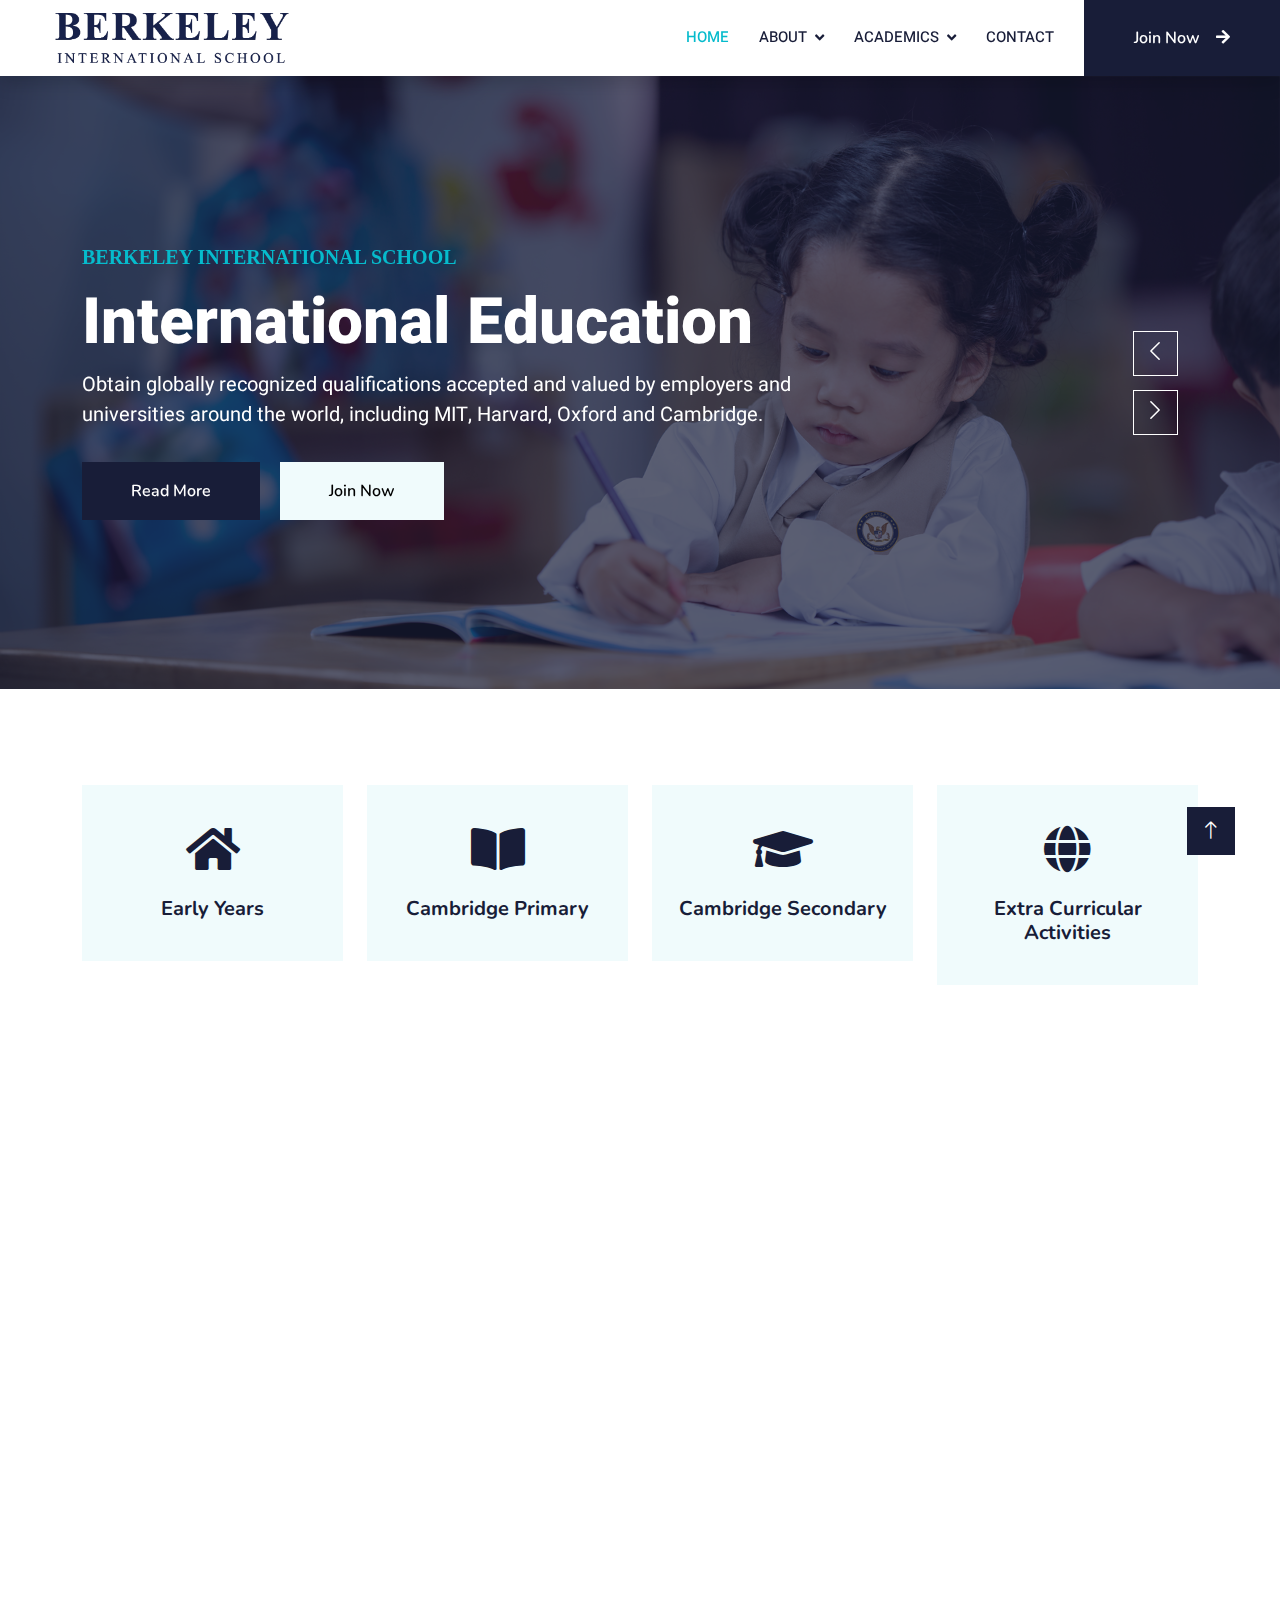
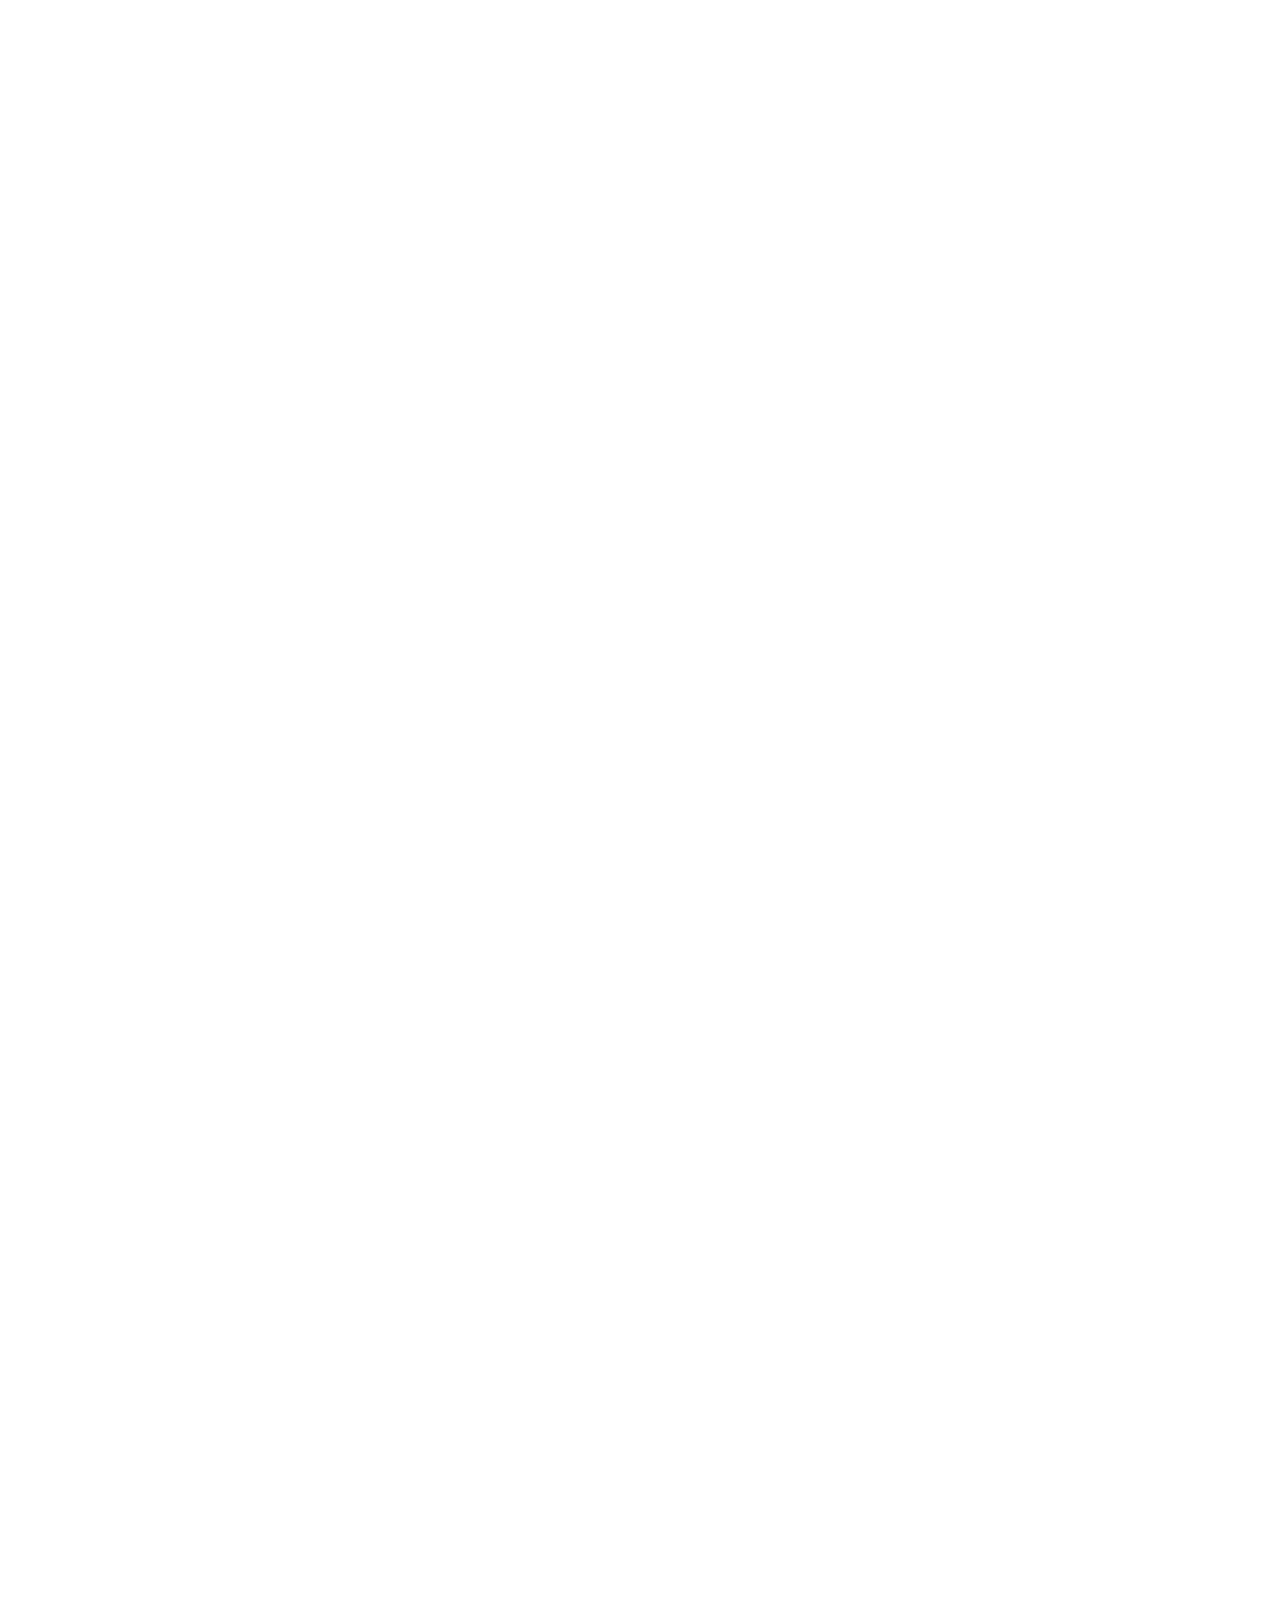
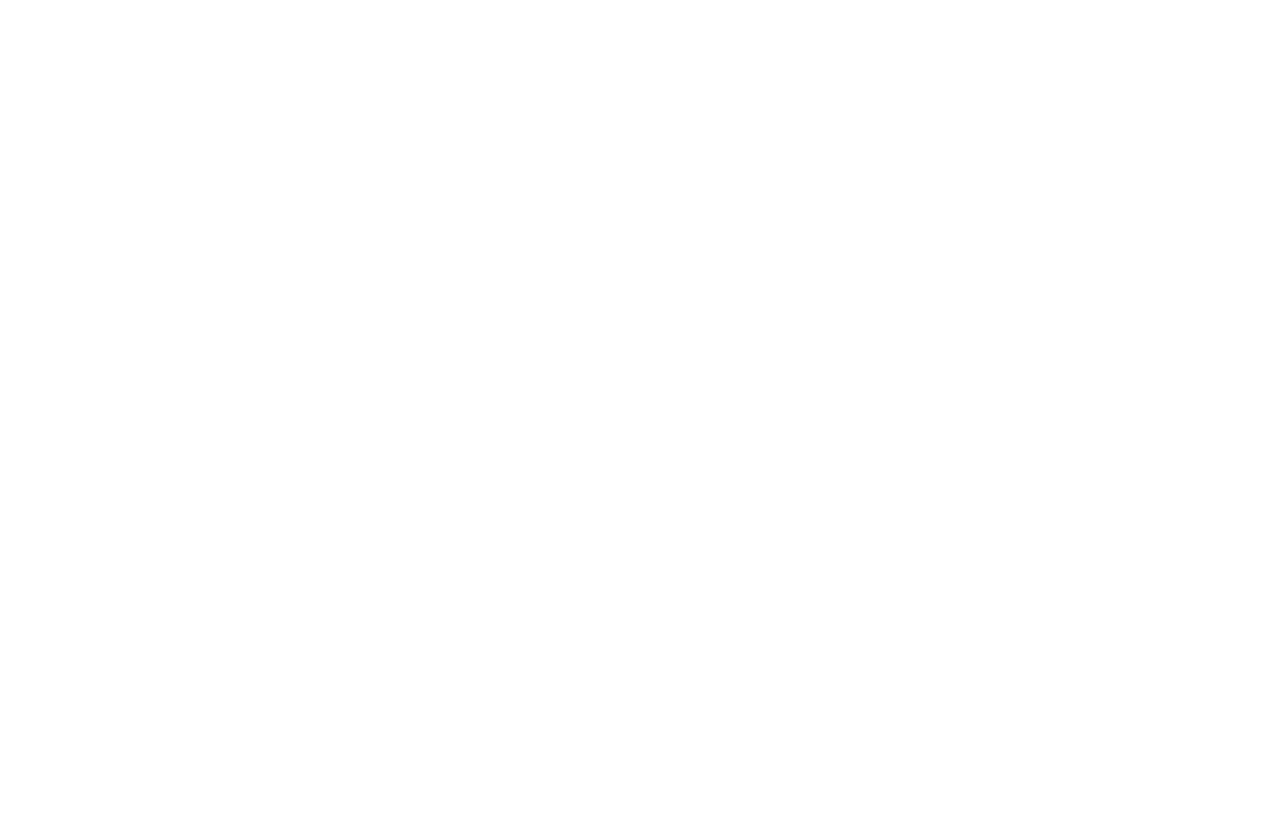
<file: index.html>
<!DOCTYPE html>
<html lang="en">

<head>
    <meta charset="utf-8">
    <title>BERKELEY International School</title>
    <meta content="width=device-width, initial-scale=1.0" name="viewport">
    <meta content="" name="keywords">
    <meta content="" name="description">

    <!-- Favicon -->
    <link href="img/favicon.ico" rel="icon">

    <!-- Google Web Fonts -->
    <link rel="preconnect" href="https://fonts.googleapis.com">
    <link rel="preconnect" href="https://fonts.gstatic.com" crossorigin>
    <link href="https://fonts.googleapis.com/css2?family=Heebo:wght@400;500;600&family=Nunito:wght@600;700;800&display=swap" rel="stylesheet">

    <!-- Icon Font Stylesheet -->
    <link href="https://cdnjs.cloudflare.com/ajax/libs/font-awesome/5.10.0/css/all.min.css" rel="stylesheet">
    <link href="https://cdn.jsdelivr.net/npm/bootstrap-icons@1.4.1/font/bootstrap-icons.css" rel="stylesheet">

    <!-- Libraries Stylesheet -->
    <link href="lib/animate/animate.min.css" rel="stylesheet">
    <link href="lib/owlcarousel/assets/owl.carousel.min.css" rel="stylesheet">

    <!-- Customized Bootstrap Stylesheet -->
    <link href="css/bootstrap.min.css" rel="stylesheet">

    <!-- Template Stylesheet -->
    <link href="css/style.css" rel="stylesheet">
</head>

<body>
    <!-- Spinner Start -->
    <div id="spinner" class="show bg-white position-fixed translate-middle w-100 vh-100 top-50 start-50 d-flex align-items-center justify-content-center">
        <div class="spinner-border text-primary" style="width: 3rem; height: 3rem;" role="status">
            <span class="sr-only">Loading...</span>
        </div>
    </div>
    <!-- Spinner End -->


    <!-- Navbar Start -->
    <nav class="navbar navbar-expand-lg bg-white navbar-light shadow sticky-top p-0">
        <a href="index.html" class="navbar-brand d-flex align-items-center px-4 px-lg-5">
            <img src="img/nav2.png" width="auto" height="50">
            <h2 class="m-0 text-primary"><!--i class="fa fa-book me-3"--> </h2> 
        </a>
        <button type="button" class="navbar-toggler me-4" data-bs-toggle="collapse" data-bs-target="#navbarCollapse">
            <span class="navbar-toggler-icon"></span>
        </button>
        <div class="collapse navbar-collapse" id="navbarCollapse">
            <div class="navbar-nav ms-auto p-4 p-lg-0">
                <a href="index.html" class="nav-item nav-link active">Home</a>
                <div class="nav-item dropdown">
                    <a href="#" class="nav-link dropdown-toggle" data-bs-toggle="dropdown">About</a>
                    <div class="dropdown-menu fade-down m-0">
                        <a href="about.html" class="dropdown-item">About Us</a>
                        <a href="gallery.html" class="dropdown-item">Gallery / Activities</a>
                        <a href="work.html" class="dropdown-item">Work with us</a>
                    </div>
                </div>
                <div class="nav-item dropdown">
                    <a href="#" class="nav-link dropdown-toggle" data-bs-toggle="dropdown">Academics</a>
                    <div class="dropdown-menu fade-down m-0">
                        <a href="early.html" class="dropdown-item">Early Years</a>
                        <a href="primary.html" class="dropdown-item">Primary school</a>
                        <a href="secondary.html" class="dropdown-item">Secondary School</a>
                        <a href="eca.html"  class="dropdown-item">Extra Curricular Activities</a>
                        <a href="calendar.html" class="dropdown-item">Calendar</a>
                        <a href="admissions.html" class="dropdown-item">Admissions</a>
                    </div>
                </div>
                
                <a href="contact.html" class="nav-item nav-link">Contact</a>
            </div>
            <a href="contact.html" class="btn btn-primary py-4 px-lg-5 d-none d-lg-block">Join Now<i class="fa fa-arrow-right ms-3"></i></a>
        </div>
    </nav>
    <!-- Navbar End -->


    <!-- Carousel Start -->
    <div class="container-fluid p-0 mb-5">
        <div class="owl-carousel header-carousel position-relative">
            <div class="owl-carousel-item position-relative">
                <img class="img-fluid" src="img/brochure/Artboard 1.png" alt="">
                <div class="position-absolute top-0 start-0 w-100 h-100 d-flex align-items-center" style="background: rgba(24, 29, 56, .7);">
                    <div class="container">
                        <div class="row justify-content-start">
                            <div class="col-sm-10 col-lg-8">
                                <h5 class="text-primary text-uppercase mb-3 animated slideInDown" >BERKELEY International School</h5>
                                <h1 class="display-3 text-white animated slideInDown">International Education</h1>
                                <p class="fs-5 text-white mb-4 pb-2">Obtain globally recognized qualifications accepted and valued by employers and universities around the world, including MIT, Harvard, Oxford and Cambridge.</p>
                                <a href="#aboutSection" class="btn btn-primary py-md-3 px-md-5 me-3 animated slideInLeft">Read More</a>
                                <a href="contact.html" class="btn btn-light py-md-3 px-md-5 animated slideInRight">Join Now</a>
                            </div>
                        </div>
                    </div>
                </div>
            </div>
            <div class="owl-carousel-item position-relative">
                <img class="img-fluid" src="img/brochure/Artboard 2.png" alt="">
                <div class="position-absolute top-0 start-0 w-100 h-100 d-flex align-items-center" style="background: rgba(24, 29, 56, .7);">
                    <div class="container">
                        <div class="row justify-content-start">
                            <div class="col-sm-10 col-lg-8">
                                <h5 class="text-primary text-uppercase mb-3 animated slideInDown">Berkeley International School</h5>
                                <h1 class="display-3 text-white animated slideInDown">Cambridge Curriculum</h1>
                                <p class="fs-5 text-white mb-4 pb-2">Our curriculum is designed to develop learners who are confident, responsible, innovative, and engaged. Our school supports your child’s academic excellence, personal growth, and global citizenship.</p>
                                <a href="#aboutSection" class="btn btn-primary py-md-3 px-md-5 me-3 animated slideInLeft">Read More</a>
                                <a href="contact.html" class="btn btn-light py-md-3 px-md-5 animated slideInRight">Join Now</a>
                            </div>
                        </div>
                    </div>
                </div>
            </div>
            <div class="owl-carousel-item position-relative">
                <img class="img-fluid" src="img/brochure/Artboard 3.png" alt="">
                <div class="position-absolute top-0 start-0 w-100 h-100 d-flex align-items-center" style="background: rgba(24, 29, 56, .7);">
                    <div class="container">
                        <div class="row justify-content-start">
                            <div class="col-sm-10 col-lg-8">
                                <h5 class="text-primary text-uppercase mb-3 animated slideInDown">Berkeley International School</h5>
                                <h1 class="display-3 text-white animated slideInDown">Personalized Learning</h1>
                                <p class="fs-5 text-white mb-4 pb-2">We provide a supportive and stimulating learning environment that nurtures your child’s curiosity, passion, and potential</p>
                                <a href="#aboutSection" class="btn btn-primary py-md-3 px-md-5 me-3 animated slideInLeft">Read More</a>
                                <a href="contact.html" class="btn btn-light py-md-3 px-md-5 animated slideInRight">Join Now</a>
                            </div>
                        </div>
                    </div>
                </div>
            </div>
        </div>
    </div>
    <!-- Carousel End -->


    <!-- Service Start -->
    <div class="container-xxl py-5">
        <div class="container">
            <div class="row g-4">
                <div class="col-lg-3 col-sm-6 wow fadeInUp service" data-wow-delay="0.1s">
                    <div class="service-item text-center pt-3">
                        <div class="p-4">
                            <i class="fa fa-3x fa-home icons mb-4"></i>
                            <h5 class="mb-3">Early Years</h5>
                            <p></p>
                        </div>
                    </div>
                </div>
                <div class="col-lg-3 col-sm-6 wow fadeInUp service" data-wow-delay="0.3s">
                    <div class="service-item text-center pt-3">
                        <div class="p-4">
                            <i class="fa fa-3x fa-book-open icons mb-4"></i>
                            <h5 class="mb-3">Cambridge Primary</h5>
                            <p></p>
                        </div>
                    </div>
                </div>
                <div class="col-lg-3 col-sm-6 wow fadeInUp service" data-wow-delay="0.5s">
                    <div class="service-item text-center pt-3">
                        <div class="p-4">
                            <i class="fa fa-3x fa-graduation-cap  icons mb-4"></i>
                            <h5 class="mb-3">Cambridge Secondary</h5>
                            <p></p>
                        </div>
                    </div>
                </div>
                <div class="col-lg-3 col-sm-6 wow fadeInUp service" data-wow-delay="0.7s">
                    <div class="service-item text-center pt-3">
                        <div class="p-4">
                            <i class="fa fa-3x fa-globe icons mb-4"></i>
                            <h5 class="mb-3">Extra Curricular Activities</h5>
                            <p></p>
                        </div>
                    </div>
                </div>
            </div>
        </div>
    </div>
    <!-- Service End -->
    


    <!-- About Start -->
    <div class="container-xxl py-5" id="aboutSection">
        <div class="container">
            <div class="row g-5">
                <div class="col-lg-6 wow fadeInUp" data-wow-delay="0.1s" style="min-height: 400px;">
                    <div class="position-relative h-100">
                        <img class="img-fluid position-absolute w-100 h-100" src="img/brochure/Artboard 4.png" alt="" style="object-fit: cover;">
                    </div>
                </div>
                <div class="col-lg-6 wow fadeInUp" data-wow-delay="0.3s">
                    <h6 class="section-title bg-white text-start text-primary pe-3">About Us</h6>
                    <h1 class="mb-4">Welcome to Berkeley</h1>
                    <p class="mb-4">Berkeley International School, formerly known as ELT Elementary and Secondary School, was established in 2006. Berkeley is a private international school in Cambodia that offers an educational programme from Nursery to Secondary School (Nursery-G12). We believe that every child deserves a quality education where they can enhance their knowledge and skills and reach their full potential.</p>
                    <p>
                    Our school provides an international programme following the Cambridge Curriculum and the Cambodian national programme authorized by the Ministry of Education, Youth and Sport, from Early Year to Secondary School. </p>
                    <p class="mb-4">Rooted in Excellence, Embracing Diversity:

                    </p>
                    <div class="row gy-2 gx-4 mb-4">
                        <div class="col-sm-6">
                            <p class="mb-0"><i class="fa fa-arrow-right text-primary me-2"></i>Dual Curriculum</p>
                        </div>
                        <div class="col-sm-6">
                            <p class="mb-0"><i class="fa fa-arrow-right text-primary me-2"></i>Playful Beginnings.</p>
                        </div>
                        <div class="col-sm-6">
                            <p class="mb-0"><i class="fa fa-arrow-right text-primary me-2"></i>Personalized Learning.</p>
                        </div>
                        <div class="col-sm-6">
                            <p class="mb-0"><i class="fa fa-arrow-right text-primary me-2"></i>Global Classrooms.</p>
                        </div>
                        <div class="col-sm-6">
                            <p class="mb-0"><i class="fa fa-arrow-right text-primary me-2"></i>Dedicated Educators.</p>
                        </div>
                        <div class="col-sm-6">
                            <p class="mb-0"><i class="fa fa-arrow-right text-primary me-2"></i>International Certificate.</p>
                        </div>
                    </div>
                    <a class="btn btn-primary py-3 px-5 mt-2" href="about.html">Read More</a>
                </div>
            </div>
        </div>
    </div>
    <!-- About End -->





    <!-- Courses Start -->
    <div class="container-xxl py-5">
        <div class="container">
            <div class="text-center wow fadeInUp" data-wow-delay="0.1s">
                <h6 class="section-title bg-white text-center text-primary px-3">Programes</h6>
                <h1 class="mb-5"></h1>
            </div>
            <div class="row g-4 justify-content-center">
                <div class="col-lg-4 col-md-6 wow fadeInUp" data-wow-delay="0.1s">
                    <div class="course-item bg-light">
                        <div class="position-relative overflow-hidden">
                            <img class="img-fluid" src="img/brochure/early.png" alt="">
                            <div class="w-100 d-flex justify-content-center position-absolute bottom-0 start-0 mb-4">
                                <a href="early.html" class="flex-shrink-0 btn btn-sm btn-primary px-3 border-end" style="border-radius: 30px 0 0 30px;">Read More</a>
                                <a href="contact.html" class="flex-shrink-0 btn btn-sm btn-primary px-3" style="border-radius: 0 30px 30px 0;">Join Now</a>
                            </div>
                        </div>
                        <div class="text-center p-4 pb-0">
                            <h3 class="mb-0"></h3>
                            <div class="mb-3">
                                <small class="fa fa-star text-primary"></small>
                                <small class="fa fa-star text-primary"></small>
                                <small class="fa fa-star text-primary"></small>
                                <small class="fa fa-star text-primary"></small>
                                <small class="fa fa-star text-primary"></small>
                                <small>(43)</small>
                            </div>
                            <h5 class="mb-4">Early Years Programme</h5>
                        </div>
                        <div class="d-flex border-top">
                            <small class="flex-fill text-center border-end py-2"><i class="fa fa-graduation-cap text-primary me-2"></i>Cambridge Early Years Program</small>
                            <!--small class="flex-fill text-center border-end py-2"><i class="fa fa-clock text-primary me-2"></i></small-->
                            <!--small class="flex-fill text-center py-2"><i class="fa fa-user text-primary me-2"></i></small-->
                        </div>
                    </div>
                </div>
                <div class="col-lg-4 col-md-6 wow fadeInUp" data-wow-delay="0.3s">
                    <div class="course-item bg-light">
                        <div class="position-relative overflow-hidden">
                            <img class="img-fluid" src="img/brochure/primary.png" alt="">
                            <div class="w-100 d-flex justify-content-center position-absolute bottom-0 start-0 mb-4">
                                <a href="primary.html" class="flex-shrink-0 btn btn-sm btn-primary px-3 border-end" style="border-radius: 30px 0 0 30px;">Read More</a>
                                <a href="contact.html" class="flex-shrink-0 btn btn-sm btn-primary px-3" style="border-radius: 0 30px 30px 0;">Join Now</a>
                            </div>
                        </div>
                        <div class="text-center p-4 pb-0">
                            <h3 class="mb-0"></h3>
                            <div class="mb-3">
                                <small class="fa fa-star text-primary"></small>
                                <small class="fa fa-star text-primary"></small>
                                <small class="fa fa-star text-primary"></small>
                                <small class="fa fa-star text-primary"></small>
                                <small class="fa fa-star text-primary"></small>
                                <small>(123)</small>
                            </div>
                            <h5 class="mb-4">Cambridge Primary</h5>
                        </div>
                        <div class="d-flex border-top">
                            <small class="flex-fill text-center border-end py-2"><i class="fa fa-graduation-cap text-primary me-2"></i>Cambridge Primary</small>
                            <!--small class="flex-fill text-center border-end py-2"><i class="fa fa-clock text-primary me-2"></i></small-->
                            <!--small class="flex-fill text-center py-2"><i class="fa fa-user text-primary me-2"></i></small-->
                        </div>
                    </div>
                </div>
                <div class="col-lg-4 col-md-6 wow fadeInUp" data-wow-delay="0.5s">
                    <div class="course-item bg-light">
                        <div class="position-relative overflow-hidden">
                            <img class="img-fluid" src="img/brochure/secondary.png" alt="">
                            <div class="w-100 d-flex justify-content-center position-absolute bottom-0 start-0 mb-4">
                                <a href="secondary.html" class="flex-shrink-0 btn btn-sm btn-primary px-3 border-end" style="border-radius: 30px 0 0 30px;">Read More</a>
                                <a href="contact.html" class="flex-shrink-0 btn btn-sm btn-primary px-3" style="border-radius: 0 30px 30px 0;">Join Now</a>
                            </div>
                        </div>
                        <div class="text-center p-4 pb-0">
                            <h3 class="mb-0"></h3>
                            <div class="mb-3">
                                <small class="fa fa-star text-primary"></small>
                                <small class="fa fa-star text-primary"></small>
                                <small class="fa fa-star text-primary"></small>
                                <small class="fa fa-star text-primary"></small>
                                <small class="fa fa-star text-primary"></small>
                                <small>(41)</small>
                            </div>
                            <h5 class="mb-4">Cambridge Secondary</h5>
                        </div>
                        <div class="d-flex border-top">
                            <small class="flex-fill text-center border-end py-2"><i class="fa fa-graduation-cap text-primary me-2"></i>Cambridge Lower Secondary and IGCSE</small>
                            <!--small class="flex-fill text-center border-end py-2"><i class="fa fa-clock text-primary me-2"></i></small-->
                            <!--small class="flex-fill text-center py-2"><i class="fa fa-user text-primary me-2"></i></small-->
                        </div>
                    </div>
                </div>
            </div>
        </div>
    </div>
    <!-- Courses End -->


    <!-- Team Start -->
    <!--div class="container-xxl py-5">
        <div class="container">
            <div class="text-center wow fadeInUp" data-wow-delay="0.1s">
                <h6 class="section-title bg-white text-center text-primary px-3">Instructors</h6>
                <h1 class="mb-5">Expert Instructors</h1>
            </div>
            <div class="row g-4">
                <div class="col-lg-3 col-md-6 wow fadeInUp" data-wow-delay="0.1s">
                    <div class="team-item bg-light">
                        <div class="overflow-hidden">
                            <img class="img-fluid" src="img/team-1.jpg" alt="">
                        </div>
                        <div class="position-relative d-flex justify-content-center" style="margin-top: -23px;">
                            <div class="bg-light d-flex justify-content-center pt-2 px-1">
                                <a class="btn btn-sm-square btn-primary mx-1" href=""><i class="fab fa-facebook-f"></i></a>
                                <a class="btn btn-sm-square btn-primary mx-1" href=""><i class="fab fa-twitter"></i></a>
                                <a class="btn btn-sm-square btn-primary mx-1" href=""><i class="fab fa-instagram"></i></a>
                            </div>
                        </div>
                        <div class="text-center p-4">
                            <h5 class="mb-0">Instructor Name</h5>
                            <small>Designation</small>
                        </div>
                    </div>
                </div>
                <div class="col-lg-3 col-md-6 wow fadeInUp" data-wow-delay="0.3s">
                    <div class="team-item bg-light">
                        <div class="overflow-hidden">
                            <img class="img-fluid" src="img/team-2.jpg" alt="">
                        </div>
                        <div class="position-relative d-flex justify-content-center" style="margin-top: -23px;">
                            <div class="bg-light d-flex justify-content-center pt-2 px-1">
                                <a class="btn btn-sm-square btn-primary mx-1" href=""><i class="fab fa-facebook-f"></i></a>
                                <a class="btn btn-sm-square btn-primary mx-1" href=""><i class="fab fa-twitter"></i></a>
                                <a class="btn btn-sm-square btn-primary mx-1" href=""><i class="fab fa-instagram"></i></a>
                            </div>
                        </div>
                        <div class="text-center p-4">
                            <h5 class="mb-0">Instructor Name</h5>
                            <small>Designation</small>
                        </div>
                    </div>
                </div>
                <div class="col-lg-3 col-md-6 wow fadeInUp" data-wow-delay="0.5s">
                    <div class="team-item bg-light">
                        <div class="overflow-hidden">
                            <img class="img-fluid" src="img/team-3.jpg" alt="">
                        </div>
                        <div class="position-relative d-flex justify-content-center" style="margin-top: -23px;">
                            <div class="bg-light d-flex justify-content-center pt-2 px-1">
                                <a class="btn btn-sm-square btn-primary mx-1" href=""><i class="fab fa-facebook-f"></i></a>
                                <a class="btn btn-sm-square btn-primary mx-1" href=""><i class="fab fa-twitter"></i></a>
                                <a class="btn btn-sm-square btn-primary mx-1" href=""><i class="fab fa-instagram"></i></a>
                            </div>
                        </div>
                        <div class="text-center p-4">
                            <h5 class="mb-0">Instructor Name</h5>
                            <small>Designation</small>
                        </div>
                    </div>
                </div>
                <div class="col-lg-3 col-md-6 wow fadeInUp" data-wow-delay="0.7s">
                    <div class="team-item bg-light">
                        <div class="overflow-hidden">
                            <img class="img-fluid" src="img/team-4.jpg" alt="">
                        </div>
                        <div class="position-relative d-flex justify-content-center" style="margin-top: -23px;">
                            <div class="bg-light d-flex justify-content-center pt-2 px-1">
                                <a class="btn btn-sm-square btn-primary mx-1" href=""><i class="fab fa-facebook-f"></i></a>
                                <a class="btn btn-sm-square btn-primary mx-1" href=""><i class="fab fa-twitter"></i></a>
                                <a class="btn btn-sm-square btn-primary mx-1" href=""><i class="fab fa-instagram"></i></a>
                            </div>
                        </div>
                        <div class="text-center p-4">
                            <h5 class="mb-0">Instructor Name</h5>
                            <small>Designation</small>
                        </div>
                    </div>
                </div>
            </div>
        </div>
    </div>
    <!-- Team End -->
     <!-- Service Start -->
     <div class="container-xxl py-5">
        <div class="container">
            <div class="row g-4">
                <div class="col-lg-3 col-sm-6 wow fadeInUp service" data-wow-delay="0.1s">
                    <div class="service-item text-center pt-3">
                        <div class="p-4">
                            <img src="img/Cambodian-Ministry-of-Education-Logo-222x300-1.png" class="img-fluid size">
                            <p></p>
                        </div>
                    </div>
                </div>
                <div class="col-lg-3 col-sm-6 wow fadeInUp service" data-wow-delay="0.3s">
                    <div class="service-item text-center pt-3">
                        <div class="p-4">
                            <img src="img/IEYC-Logo-JPEG.jpg" class="img-fluid size">
                            <h5 class="mb-3"></h5>
                            <p></p>
                        </div>
                    </div>
                </div>
                <div class="col-lg-3 col-sm-6 wow fadeInUp service" data-wow-delay="0.5s">
                    <div class="service-item text-center pt-3">
                        <div class="p-4">
                            <img src="img/ipc-logo.jpg" class="img-fluid size">
                            <h5 class="mb-3"></h5>
                            <p></p>
                        </div>
                    </div>
                </div>
                <div class="col-lg-3 col-sm-6 wow fadeInUp service" data-wow-delay="0.7s">
                    <div class="service-item text-center pt-3">
                        <div class="p-4">
                            <img src="img/cambridge-assessment-international-education.png" class="img-fluid size">
                            <h5 class="mb-3"></h5>
                            <p></p>
                        </div>
                    </div>
                </div>
            </div>
        </div>
    </div>
    <!-- Service End -->

    <!-- Testimonial Start -->
    <div class="container-xxl py-5 wow fadeInUp" data-wow-delay="0.1s">
        <div class="container">
            <div class="text-center">
                <h6 class="section-title bg-white text-center text-primary px-3">Testimonial</h6>
                <h1 class="mb-5">Our Community Say!</h1>
            </div>
            <div class="owl-carousel testimonial-carousel position-relative">
                <div class="testimonial-item text-center">
                    <img class="border rounded-circle p-2 mx-auto mb-3" src="img/brochure/testimonial1.png" style="width: 80px; height: 80px;">
                    <h5 class="mb-0">Mr Pisey</h5>
                    <p>Chantraboth's Parent</p>
                    <div class="testimonial-text bg-light text-center p-4">
                    <p class="mb-0">Our children have spent years at Berkeley; I am so proud of all of them, especially our oldest child, Chantraboth, who has achieved Grade "A" in the National Examination (Bac II) of the academic year 2021–2022.
                    </p>
                    </div>
                </div>
                <div class="testimonial-item text-center">
                    <img class="border rounded-circle p-2 mx-auto mb-3" src="img/brochure/testimonial2.png" style="width: 80px; height: 80px;">
                    <h5 class="mb-0">Mr. Pheng Sambath
                    </h5>
                    <p>Kimhong and Kimly's Parent</p>
                    <div class="testimonial-text bg-light text-center p-4">
                    <p class="mb-0">I am so delighted that my children have grown up at Berkeley. I am thankful to teachers, staff, and the management for their support and encouragement. 
                    </p>
                    </div>
                </div>
                <div class="testimonial-item text-center">
                    <img class="border rounded-circle p-2 mx-auto mb-3" src="img/brochure/testimonial3.png" style="width: 80px; height: 80px;">
                    <h5 class="mb-0">Martina long</h5>
                    <p>Secondary School Student</p>
                    <div class="testimonial-text bg-light text-center p-4">
                    <p class="mb-0">When I was first enrolled at Berkeley, I was six years old. This school has truly witnessed all of my journey and the changes in my life, both physically and emotionally. I think I have grown a lot. School has not always been easy for me. However, thanks to my parents, teachers, and friends for their strong support. They truly are the people that keep me going through every single day.
                    </p>
                    </div>
                </div>
                <div class="testimonial-item text-center">
                    <img class="border rounded-circle p-2 mx-auto mb-3" src="img/brochure/testimonial 4.png" style="width: 80px; height: 80px;">
                    <h5 class="mb-0">Chantraboth Pen </h5>
                    <p>Alumni</p>
                    <div class="testimonial-text bg-light text-center p-4">
                    <p class="mb-0">We wouldn't be here without the teachers who believed in us, the friends who always had our backs, and the advice that gave us confidence and direction.

                    </p>
                    </div>
                </div>
            </div>
        </div>
    </div>
    <!-- Testimonial End -->
        
   
    <!-- Footer Start -->
    <div class="container-fluid bg-dark text-light footer pt-5 mt-5 wow fadeIn" data-wow-delay="0.1s">
        <div class="container py-5">
            <div class="row g-5">
                <div class="col-lg-3 col-md-6">
                    <h4 class="text-white fw-bold d-block">BERKELEY International School</h4>
                    <p>
                        Berkeley Internatinal School (BIS) is a culturally diverse school with campuses in Phsar Kandal and Toul Kork areas. BIS strives to offer a world-class education at an affordable cost.
                    </p>
                </div>
                <div class="col-lg-3 col-md-6">
                    <h4 class="text-white mb-3">Quick Link</h4>
                    <a class="btn btn-link" href="about.html">About Us</a>
                    <a class="btn btn-link" href="gallery.html">Gallery</a>
                    <a class="btn btn-link" href="work.html">Work With US</a>
                    <a class="btn btn-link" href="early.html">Early Years</a>
                    <a class="btn btn-link" href="primary.html">Cambridge Primary</a>
                    <a class="btn btn-link" href="secondary.html">Cambridge Secondary</a>
                    <a class="btn btn-link" href="eca.html">ECAs</a>
                    <a class="btn btn-link" href="calendar.html">Calendar</a>
                    <a class="btn btn-link" href="admissions.html">Admissions</a>
                    <a class="btn btn-link" href="contact.html">Contact Us</a>
                    
                </div>
                <div class="col-lg-3 col-md-6">
                    <h4 class="text-white mb-3">Follow Us</h4>
                    <a class="btn btn-link" href="https://www.facebook.com/BerkeleyInternationalSchool" target="_blank">On Facebook</a>
                    <a class="btn btn-link" href="https://www.instagram.com/berkeley_international_school/" target="_blank">On Instagram</a>
                    <!--a class="btn btn-link" href="">On Linkedin</a-->
                </div>
                <div class="col-lg-3 col-md-6">
                    <h4 class="text-white mb-3">Contact</h4>
                    <p class="mb-2"><i class="fa fa-map-marker-alt me-3"></i>Phsar Kandal Campus: #169, St. 136, Phsar Kandal II, Daun Penh, Phnom Penh</p>
                    <p class="mb-2"><i class="fa fa-map-marker-alt me-3"></i>Toul Kork Campus: #22A, St. 273, Beoung Kak I, Toul Kork, Phnom Penh</p>
                    <p class="mb-2"><i class="fa fa-phone-alt me-3"></i>12 900 242 / 12 872 630</p>
                    <p class="mb-2"><i class="fa fa-envelope me-3"></i>info@bischool.edu.kh</p>
                    <!--div class="d-flex pt-2">
                        <a class="btn btn-outline-light btn-social" href=""><i class="fab fa-twitter"></i></a>
                        <a class="btn btn-outline-light btn-social" href=""><i class="fab fa-facebook-f"></i></a>
                        <a class="btn btn-outline-light btn-social" href=""><i class="fab fa-youtube"></i></a>
                        <a class="btn btn-outline-light btn-social" href=""><i class="fab fa-linkedin-in"></i></a>
                    </div-->
                </div>
                <!--div class="col-lg-3 col-md-6">
                    <h4 class="text-white mb-3">Gallery</h4>
                    <div class="row g-2 pt-2">
                        <div class="col-4">
                            <img class="img-fluid bg-light p-1" src="img/course-1.jpg" alt="">
                        </div>
                        <div class="col-4">
                            <img class="img-fluid bg-light p-1" src="img/course-2.jpg" alt="">
                        </div>
                        <div class="col-4">
                            <img class="img-fluid bg-light p-1" src="img/course-3.jpg" alt="">
                        </div>
                        <div class="col-4">
                            <img class="img-fluid bg-light p-1" src="img/course-2.jpg" alt="">
                        </div>
                        <div class="col-4">
                            <img class="img-fluid bg-light p-1" src="img/course-3.jpg" alt="">
                        </div>
                        <div class="col-4">
                            <img class="img-fluid bg-light p-1" src="img/course-1.jpg" alt="">
                        </div>
                    </div>
                </div-->
                <!--div class="col-lg-3 col-md-6">
                    <h4 class="text-white mb-3">Newsletter</h4>
                    <p>Dolor amet sit justo amet elitr clita ipsum elitr est.</p>
                    <div class="position-relative mx-auto" style="max-width: 400px;">
                        <input class="form-control border-0 w-100 py-3 ps-4 pe-5" type="text" placeholder="Your email">
                        <button type="button" class="btn btn-primary py-2 position-absolute top-0 end-0 mt-2 me-2">SignUp</button>
                    </div>
                </div-->
            </div>
        </div>
        <div class="container">
            <div class="copyright">
                <div class="row">
                    <div class="col-md-6 text-center text-md-start mb-3 mb-md-0">
                        &copy; <a class="border-bottom" href="#">BISchool</a>, All Right Reserved.

                        
                        Designed By <a class="border-bottom" href="https://martinislas.github.io/martinislas/" target="_blank">Martin Islas</a>
                    </div>
                    <!--div class="col-md-6 text-center text-md-end">
                        <div class="footer-menu">
                            <a href="">Home</a>
                            <a href="">Cookies</a>
                            <a href="">Help</a>
                            <a href="">FQAs</a>
                        </div>
                    </div-->
                </div>
            </div>
        </div>
    </div>
    <!-- Footer End -->


    <!-- Back to Top -->
    <a href="#" class="btn btn-lg btn-primary btn-lg-square back-to-top"><i class="bi bi-arrow-up"></i></a>


    <!-- JavaScript Libraries -->
    <script src="https://code.jquery.com/jquery-3.4.1.min.js"></script>
    <script src="https://cdn.jsdelivr.net/npm/bootstrap@5.0.0/dist/js/bootstrap.bundle.min.js"></script>
    <script src="lib/wow/wow.min.js"></script>
    <script src="lib/easing/easing.min.js"></script>
    <script src="lib/waypoints/waypoints.min.js"></script>
    <script src="lib/owlcarousel/owl.carousel.min.js"></script>

    <!-- Template Javascript -->
    <script src="js/main.js"></script>
</body>

</html>
</file>
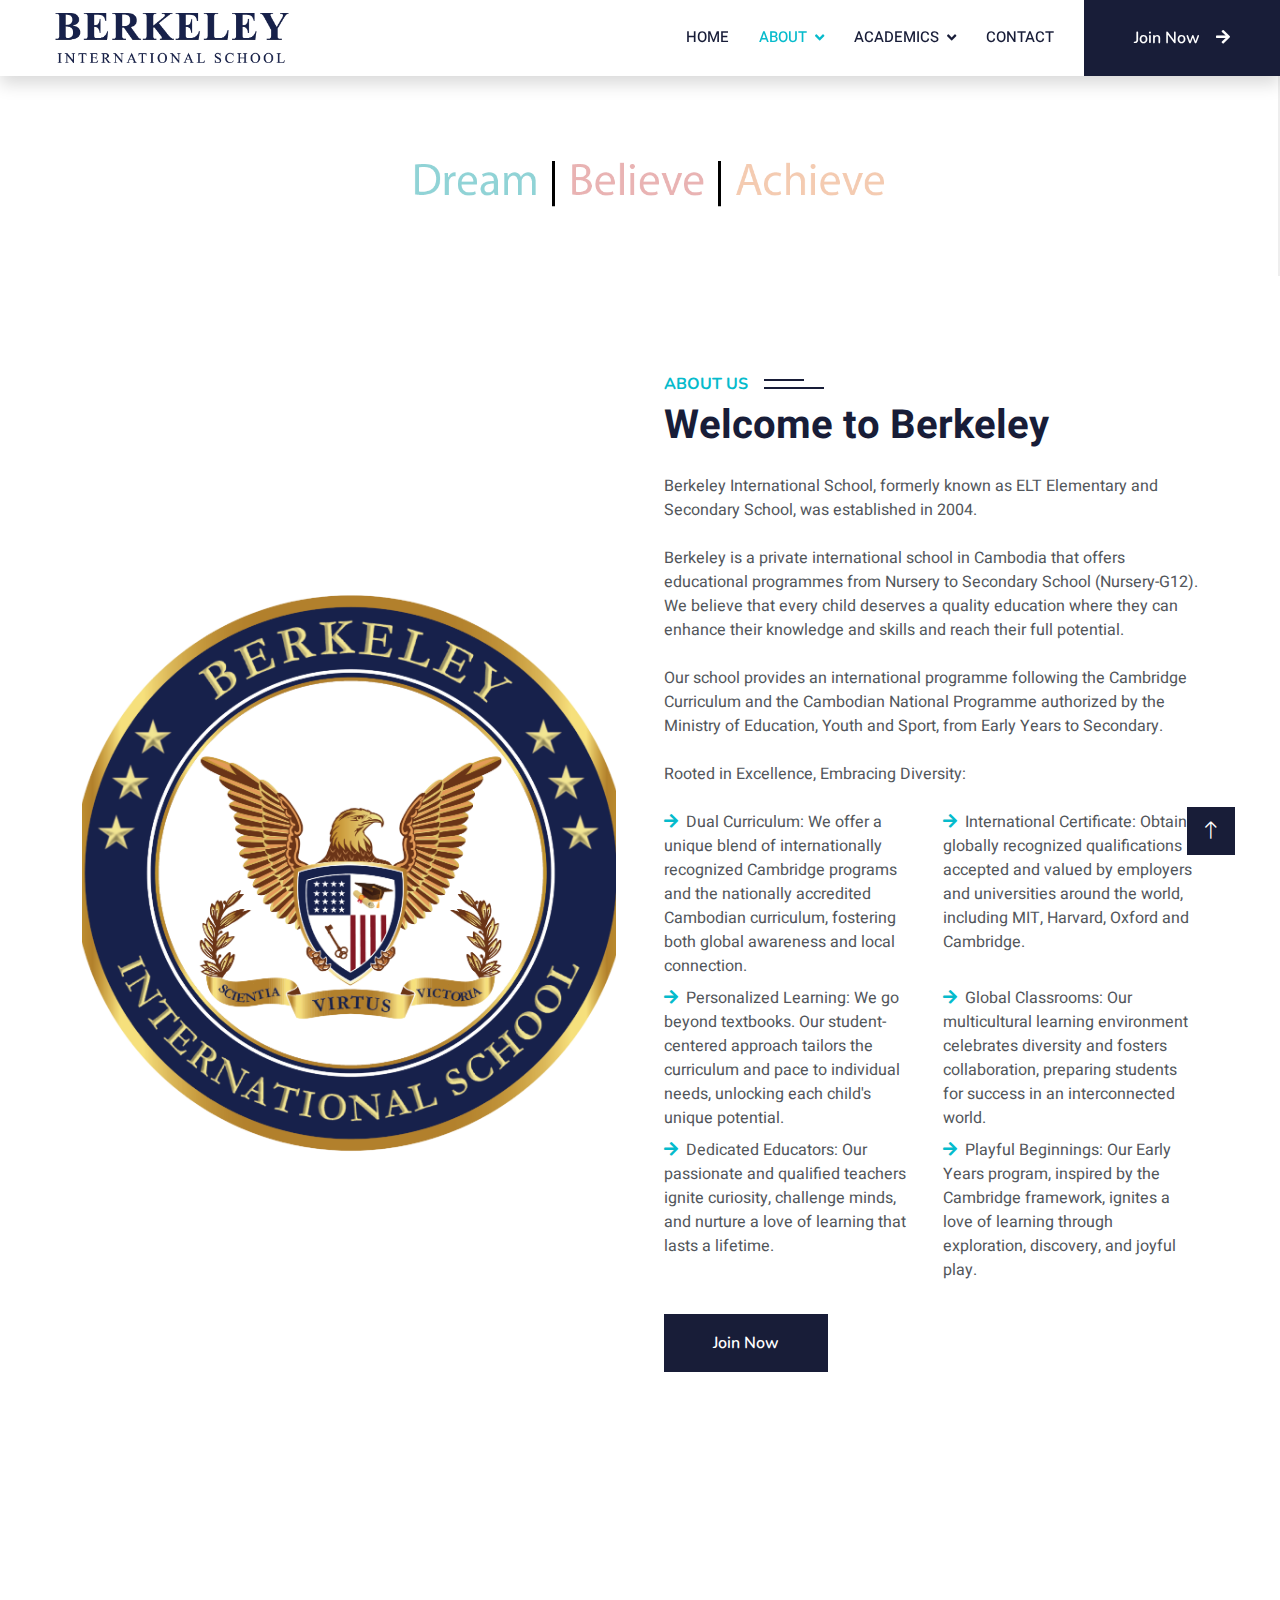
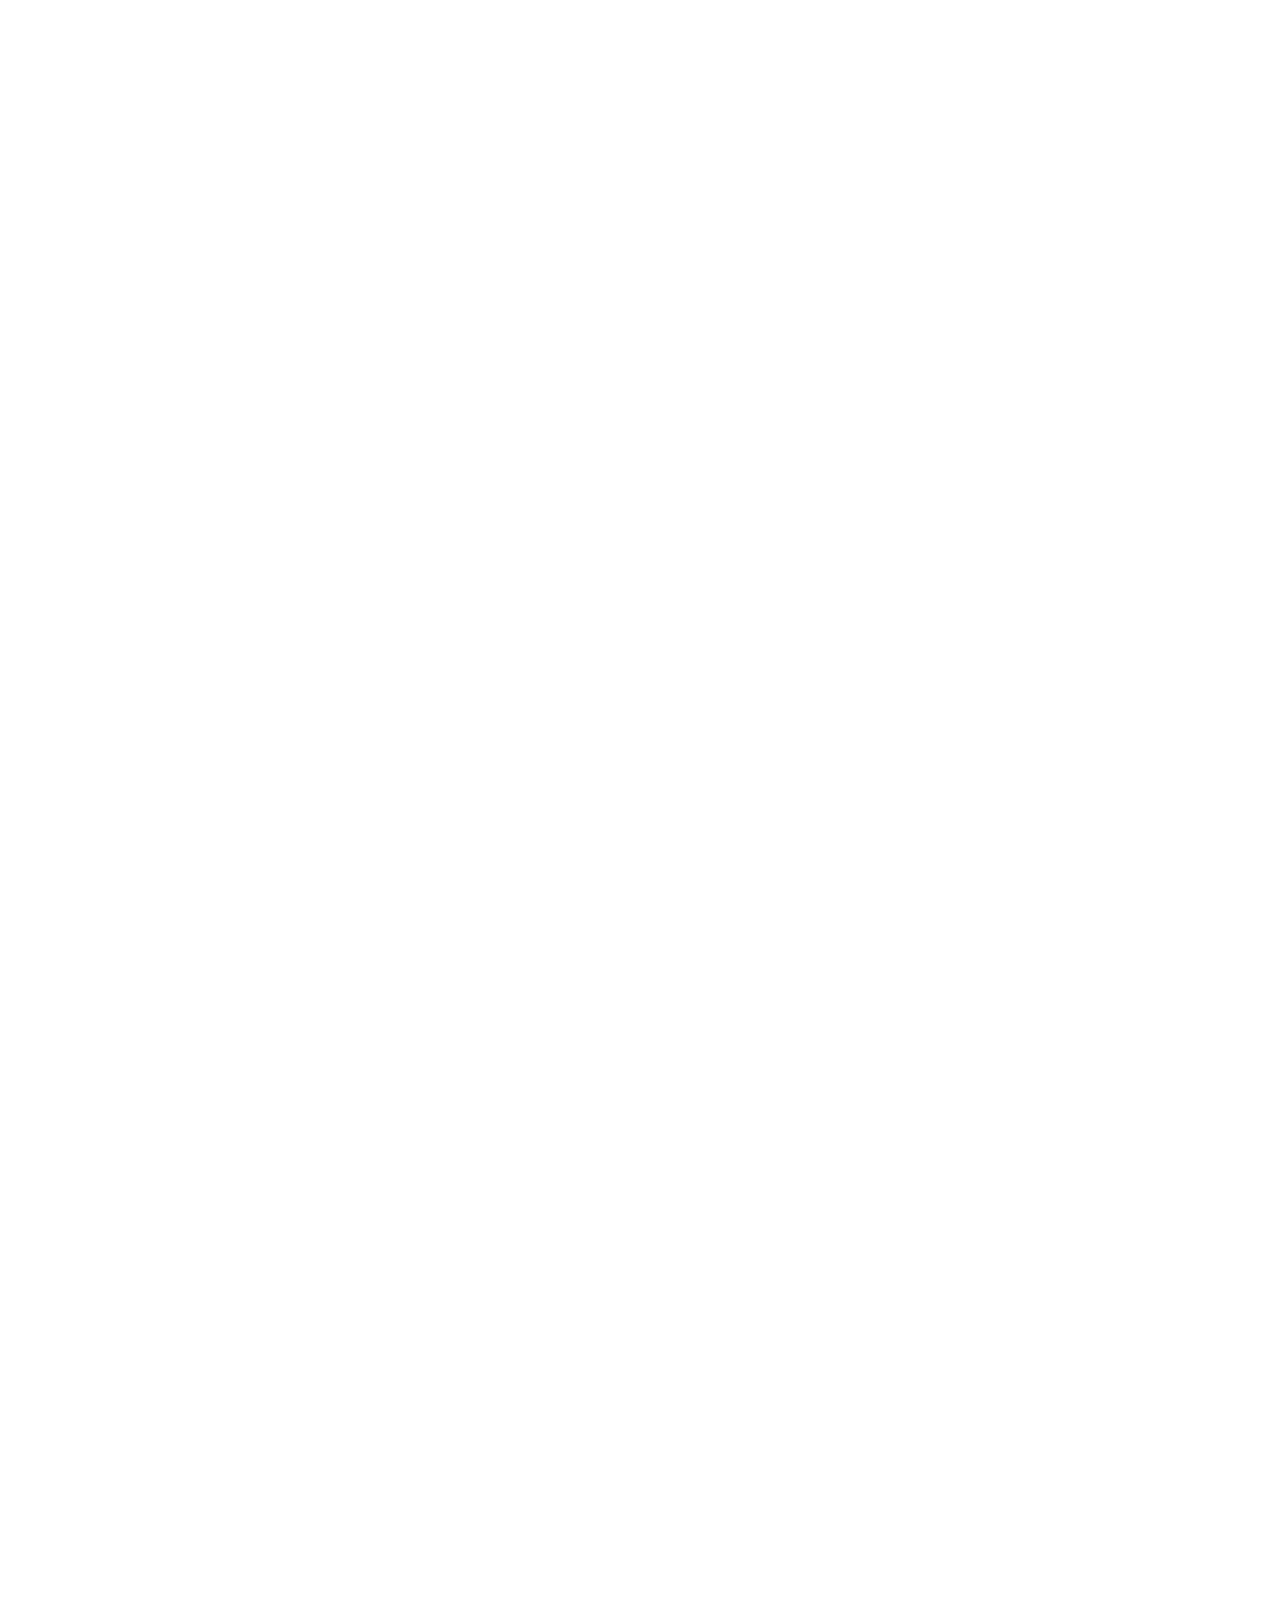
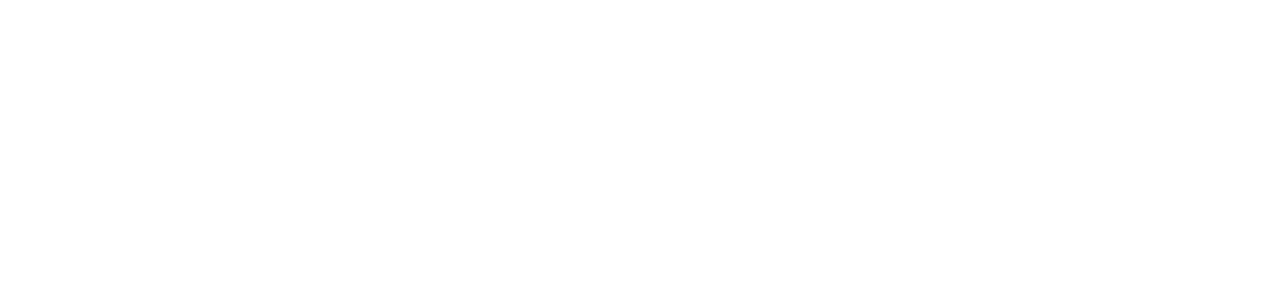
<file: about.html>
<!DOCTYPE html>
<html lang="en">

<head>
    <meta charset="utf-8">
    <title>BERKELEY - About</title>
    <meta content="width=device-width, initial-scale=1.0" name="viewport">
    <meta content="" name="keywords">
    <meta content="" name="description">

    <!-- Favicon -->
    <link href="img/favicon.ico" rel="icon">

    <!-- Google Web Fonts -->
    <link rel="preconnect" href="https://fonts.googleapis.com">
    <link rel="preconnect" href="https://fonts.gstatic.com" crossorigin>
    <link href="https://fonts.googleapis.com/css2?family=Heebo:wght@400;500;600&family=Nunito:wght@600;700;800&display=swap" rel="stylesheet">

    <!-- Icon Font Stylesheet -->
    <link href="https://cdnjs.cloudflare.com/ajax/libs/font-awesome/5.10.0/css/all.min.css" rel="stylesheet">
    <link href="https://cdn.jsdelivr.net/npm/bootstrap-icons@1.4.1/font/bootstrap-icons.css" rel="stylesheet">

    <!-- Libraries Stylesheet -->
    <link href="lib/animate/animate.min.css" rel="stylesheet">
    <link href="lib/owlcarousel/assets/owl.carousel.min.css" rel="stylesheet">

    <!-- Customized Bootstrap Stylesheet -->
    <link href="css/bootstrap.min.css" rel="stylesheet">

    <!-- Template Stylesheet -->
    <link href="css/style.css" rel="stylesheet">
</head>

<body>
    <!-- Spinner Start -->
    <div id="spinner" class="show bg-white position-fixed translate-middle w-100 vh-100 top-50 start-50 d-flex align-items-center justify-content-center">
        <div class="spinner-border text-primary" style="width: 3rem; height: 3rem;" role="status">
            <span class="sr-only">Loading...</span>
        </div>
    </div>
    <!-- Spinner End -->


    <!-- Navbar Start -->
    <nav class="navbar navbar-expand-lg bg-white navbar-light shadow sticky-top p-0">
        <a href="index.html" class="navbar-brand d-flex align-items-center px-4 px-lg-5">
            <img src="img/nav2.png" width="auto" height="50">
            <h2 class="m-0 text-primary"><!--i class="fa fa-book me-3"--> </h2> 
        </a>
        <button type="button" class="navbar-toggler me-4" data-bs-toggle="collapse" data-bs-target="#navbarCollapse">
            <span class="navbar-toggler-icon"></span>
        </button>
        <div class="collapse navbar-collapse" id="navbarCollapse">
            <div class="navbar-nav ms-auto p-4 p-lg-0">
                <a href="index.html" class="nav-item nav-link">Home</a>
                <div class="nav-item dropdown">
                    <a href="#" class="nav-link dropdown-toggle active" data-bs-toggle="dropdown">About</a>
                    <div class="dropdown-menu fade-down m-0">
                        <a href="about.html" class="dropdown-item active">About Us</a>
                        <a href="gallery.html" class="dropdown-item">Gallery / Activities</a>
                        <a href="work.html" class="dropdown-item">Work with us</a>
                    </div>
                </div>
                <div class="nav-item dropdown">
                    <a href="#" class="nav-link dropdown-toggle" data-bs-toggle="dropdown">Academics</a>
                    <div class="dropdown-menu fade-down m-0">
                        <a href="early.html" class="dropdown-item">Early Years</a>
                        <a href="primary.html" class="dropdown-item">Primary school</a>
                        <a href="secondary.html" class="dropdown-item">Secondary School</a>
                        <a href="eca.html"  class="dropdown-item">Extra Curricular Activities</a>
                        <a href="calendar.html" class="dropdown-item">Calendar</a>
                        <a href="admissions.html" class="dropdown-item">Admissions</a>
                    </div>
                </div>
                
                <a href="contact.html" class="nav-item nav-link">Contact</a>
            </div>
            <a href="contact.html" class="btn btn-primary py-4 px-lg-5 d-none d-lg-block">Join Now<i class="fa fa-arrow-right ms-3"></i></a>
        </div>
    </nav>
    <!-- Navbar End -->

    <!-- Header Start -->
    <div class="container-fluid bg-primary py-5 mb-5 page-header">
        <div class="container py-5">
            <div class="row justify-content-center">
                <div class="col-lg-10 text-center">
                    <h1 class="display-3 text-white animated slideInDown"></h1>
                    <!--nav aria-label="breadcrumb">
                        <ol class="breadcrumb justify-content-center">
                            <li class="breadcrumb-item"><a class="text-white" href="#"></a></li>
                            <li class="breadcrumb-item"><a class="text-white" href="#"></a></li>
                            <li class="breadcrumb-item text-white active" aria-current="page"></li>
                        </ol>
                    </nav-->
                </div>
            </div>
        </div>
    </div>
    <!-- Header End -->
     <!-- About Start -->
     <div class="container-xxl py-5">
        <div class="container">
            <div class="row g-5">
                <div class="col-lg-6 wow fadeInUp" data-wow-delay="0.1s" style="min-height: 400px;">
                    <div class="position-relative h-100">
                        <img class="img-fluid position-absolute w-100 h-100" src="img/logo3.png" alt="" style="object-fit: cover;">
                    </div>
                </div>
                <div class="col-lg-6 wow fadeInUp" data-wow-delay="0.3s">
                    <h6 class="section-title bg-white text-start text-primary pe-3">About Us</h6>
                    <h1 class="mb-4">Welcome to Berkeley</h1>
                    <p class="mb-4">Berkeley International School, formerly known as ELT Elementary and Secondary School, was established in 2004. </p>
                    <p class="mb-4">Berkeley is a private international school in Cambodia that offers educational programmes from Nursery to Secondary School (Nursery-G12). We believe that every child deserves a quality education where they can enhance their knowledge and skills and reach their full potential.</p>    
                    <p class="mb-4">Our school provides an international programme following the Cambridge Curriculum and the Cambodian National Programme authorized by the Ministry of Education, Youth and Sport, from Early Years to Secondary. </p>
                    <p class="mb-4">Rooted in Excellence, Embracing Diversity:

                    </p>
                    <div class="row gy-2 gx-4 mb-4">
                        <div class="col-sm-6">
                            <p class="mb-0"><i class="fa fa-arrow-right text-primary me-2"></i>Dual Curriculum: We offer a unique blend of internationally recognized Cambridge programs and the nationally accredited Cambodian curriculum, fostering both global awareness and local connection.</p>
                        </div>
                        <div class="col-sm-6">
                            <p class="mb-0"><i class="fa fa-arrow-right text-primary me-2"></i>International Certificate: Obtain globally recognized qualifications accepted and valued by employers and universities around the world, including MIT, Harvard, Oxford and Cambridge.</p>
                        </div>
                        <div class="col-sm-6">
                            <p class="mb-0"><i class="fa fa-arrow-right text-primary me-2"></i>Personalized Learning: We go beyond textbooks. Our student-centered approach tailors the curriculum and pace to individual needs, unlocking each child's unique potential.</p>
                        </div>
                        <div class="col-sm-6">
                            <p class="mb-0"><i class="fa fa-arrow-right text-primary me-2"></i>Global Classrooms: Our multicultural learning environment celebrates diversity and fosters collaboration, preparing students for success in an interconnected world.</p>
                        </div>
                        <div class="col-sm-6">
                            <p class="mb-0"><i class="fa fa-arrow-right text-primary me-2"></i>Dedicated Educators: Our passionate and qualified teachers ignite curiosity, challenge minds, and nurture a love of learning that lasts a lifetime.</p>
                        </div>
                        <div class="col-sm-6">
                            <p class="mb-0"><i class="fa fa-arrow-right text-primary me-2"></i>Playful Beginnings: Our Early Years program, inspired by the Cambridge framework, ignites a love of learning through exploration, discovery, and joyful play.</p>
                        </div>
                        
                    </div>
                    <a class="btn btn-primary py-3 px-5 mt-2" href="contact.html">Join Now</a>
                </div>
            </div>
        </div>
    </div>
    <!-- About End -->
    <div class="container-xxl py-5">
        <div class="container">
            <div class="row g-4">
                <div class="col-lg-3 col-sm-6 wow fadeInUp service" data-wow-delay="0.1s">
                    <div class="service-item text-center pt-3">
                        <div class="p-4">
                            <i class="fa fa-3x fa-graduation-cap icons mb-4"></i>
                            <h5 class="mb-3">Safe and Positive Learning Environment</h5>
                            <p></p>
                        </div>
                    </div>
                </div>
                <div class="col-lg-3 col-sm-6 wow fadeInUp service" data-wow-delay="0.3s">
                    <div class="service-item text-center pt-3">
                        <div class="p-4">
                            <i class="fa fa-3x fa-home icons mb-4"></i>
                            <h5 class="mb-3">Emotional, Social and Physical Development</h5>
                            <p></p>
                        </div>
                    </div>
                </div>
                <div class="col-lg-3 col-sm-6 wow fadeInUp service" data-wow-delay="0.5s">
                    <div class="service-item text-center pt-3">
                        <div class="p-4">
                            <i class="fa fa-3x fa-book-open icons mb-4"></i>
                            <h5 class="mb-3">Confidence and Communication</h5>
                            <p></p>
                        </div>
                    </div>
                </div>
                <div class="col-lg-3 col-sm-6 wow fadeInUp service" data-wow-delay="0.7s">
                    <div class="service-item text-center pt-3">
                        <div class="p-4">
                            <i class="fa fa-3x fa-globe icons mb-4"></i>
                            <h5 class="mb-3">National & International Recognition</h5>
                            <p></p>
                        </div>
                    </div>
                </div>
            </div>
        </div>
    <!-- Mission and Visison-->
    <div class="container-xxl py-5">
        <div class="container">
            <div class="text-center wow fadeInUp" data-wow-delay="0.1s">
                <h6 class="section-title bg-white text-center text-primary px-3">Our Mission</h6>
                
                <p>To create a learning community that empowers students to be lifelong learners and global citizens who are prepared for success in the 21st century.</p>
                <h1 class="mb-5"></h1>
                <h6 class="section-title bg-white text-center text-primary px-3">Our Mission</h6>

                <p>Berkeley provides all of its students with a rigorous, personalised and modern education in a safe and supportive learning environment, empowering students to develop confidence, responsibility, the critical thinking, creativity, and problem-solving skills they need to succeed in college, career, and life, and to contribute to the ever-changing local and global community with love for learning and commitment to excellence.</p>
            </div>
        </div>
    </div> 

    
    </div>
    <!-- Service End -->


   
    
    <!-- Team Start>
    <div class="container-xxl py-5">
        <div class="container">
            <div class="text-center wow fadeInUp" data-wow-delay="0.1s">
                <h6 class="section-title bg-white text-center text-primary px-3">Schoolwide Learner Outcomes</h6>
                <h1 class="mb-5"></h1>
            </div>
            <div class="row g-4">
                <div class="col-lg-3 col-md-6 wow fadeInUp" data-wow-delay="0.1s">
                    <div class="team-item bg-light">
                        <div class="overflow-hidden">
                            <img class="img-fluid" src="img/team-1.jpg" alt="">
                        </div>
                        <div class="position-relative d-flex justify-content-center" style="margin-top: -23px;">
                            <div class="bg-light d-flex justify-content-center pt-2 px-1">
                                <a class="btn btn-sm-square btn-primary mx-1" href=""><i class="fab fa-facebook-f"></i></a>
                                <a class="btn btn-sm-square btn-primary mx-1" href=""><i class="fab fa-twitter"></i></a>
                                <a class="btn btn-sm-square btn-primary mx-1" href=""><i class="fab fa-instagram"></i></a>
                            </div>
                        </div>
                        <div class="text-center p-4">
                            <h5 class="mb-0">Confident</h5>
                            <small>
                                Explore and evaluate ideas and arguments in a structured, critical and analytical way.
                            </small><br>
                            <small>
                                Communicate and defend views and opinions as well as respect those of others.
                            </small>
                        </div>
                    </div>
                </div>
                <div class="col-lg-3 col-md-6 wow fadeInUp" data-wow-delay="0.3s">
                    <div class="team-item bg-light">
                        <div class="overflow-hidden">
                            <img class="img-fluid" src="img/team-2.jpg" alt="">
                        </div>
                        <div class="position-relative d-flex justify-content-center" style="margin-top: -23px;">
                            <div class="bg-light d-flex justify-content-center pt-2 px-1">
                                <a class="btn btn-sm-square btn-primary mx-1" href=""><i class="fab fa-facebook-f"></i></a>
                                <a class="btn btn-sm-square btn-primary mx-1" href=""><i class="fab fa-twitter"></i></a>
                                <a class="btn btn-sm-square btn-primary mx-1" href=""><i class="fab fa-instagram"></i></a>
                            </div>
                        </div>
                        <div class="text-center p-4">
                            <h5 class="mb-0">Instructor Name</h5>
                            <small>Designation</small>
                        </div>
                    </div>
                </div>
                <div class="col-lg-3 col-md-6 wow fadeInUp" data-wow-delay="0.5s">
                    <div class="team-item bg-light">
                        <div class="overflow-hidden">
                            <img class="img-fluid" src="img/team-3.jpg" alt="">
                        </div>
                        <div class="position-relative d-flex justify-content-center" style="margin-top: -23px;">
                            <div class="bg-light d-flex justify-content-center pt-2 px-1">
                                <a class="btn btn-sm-square btn-primary mx-1" href=""><i class="fab fa-facebook-f"></i></a>
                                <a class="btn btn-sm-square btn-primary mx-1" href=""><i class="fab fa-twitter"></i></a>
                                <a class="btn btn-sm-square btn-primary mx-1" href=""><i class="fab fa-instagram"></i></a>
                            </div>
                        </div>
                        <div class="text-center p-4">
                            <h5 class="mb-0">Instructor Name</h5>
                            <small>Designation</small>
                        </div>
                    </div>
                </div>
                <div class="col-lg-3 col-md-6 wow fadeInUp" data-wow-delay="0.7s">
                    <div class="team-item bg-light">
                        <div class="overflow-hidden">
                            <img class="img-fluid" src="img/team-4.jpg" alt="">
                        </div>
                        <div class="position-relative d-flex justify-content-center" style="margin-top: -23px;">
                            <div class="bg-light d-flex justify-content-center pt-2 px-1">
                                <a class="btn btn-sm-square btn-primary mx-1" href=""><i class="fab fa-facebook-f"></i></a>
                                <a class="btn btn-sm-square btn-primary mx-1" href=""><i class="fab fa-twitter"></i></a>
                                <a class="btn btn-sm-square btn-primary mx-1" href=""><i class="fab fa-instagram"></i></a>
                            </div>
                        </div>
                        <div class="text-center p-4">
                            <h5 class="mb-0">Instructor Name</h5>
                            <small>Designation</small>
                        </div>
                    </div>
                    
                </div>
            </div>
        </div>
    </div>
    <!-- Team End -->
    
            <!-- Categories Start -->
    <div class="container-xxl py-5 category">
        <div class="container">
            <div class="text-center wow fadeInUp" data-wow-delay="0.1s">
                <h6 class="section-title bg-white text-center text-primary px-3"></h6>
                <h1 class="mb-5"> </h1>
            </div>
            <div class="row g-3">
                <div class="col-lg-7 col-md-6">
                    <div class="row g-3">
                        <div class="col-lg-12 col-md-12 wow zoomIn" data-wow-delay="0.1s">
                            <a class="position-relative d-block overflow-hidden" href="primary.html">
                                <img class="img-fluid" src="img/brochure/primary.png" alt="">
                                <div class="bg-white text-center position-absolute bottom-0 end-0 py-2 px-3" style="margin: 1px;">
                                    <h5 class="m-0">Cambridge Primary</h5>
                                    <small class="text-primary">Grades 1 to 6</small>
                                </div>
                            </a>
                        </div>
                        <div class="col-lg-6 col-md-12 wow zoomIn" data-wow-delay="0.3s">
                            <a class="position-relative d-block overflow-hidden" href="early.html">
                                <img class="img-fluid" src="img/brochure/early.png" alt="">
                                <div class="bg-white text-center position-absolute bottom-0 end-0 py-2 px-3" style="margin: 1px;">
                                    <h5 class="m-0">Early Years Programs</h5>
                                    <small class="text-primary">16 months up</small>
                                </div>
                            </a>
                        </div>
                        <div class="col-lg-6 col-md-12 wow zoomIn" data-wow-delay="0.5s">
                            <a class="position-relative d-block overflow-hidden" href="eca.html">
                                <img class="img-fluid" src="img/brochure/sports.jpeg" alt="">
                                <div class="bg-white text-center position-absolute bottom-0 end-0 py-2 px-3" style="margin: 1px;">
                                    <h5 class="m-0">Extra Curricular Activities</h5>
                                    <small class="text-primary">Arts | Music | Sports</small>
                                </div>
                            </a>
                        </div>
                    </div>
                </div>
                <div class="col-lg-5 col-md-6 wow zoomIn" data-wow-delay="0.7s" style="min-height: 350px;">
                    <a class="position-relative d-block h-100 overflow-hidden" href="secondary.html">
                        <img class="img-fluid position-absolute w-100 h-100" src="img/brochure/secondary.png" alt="" style="object-fit: cover;">
                        <div class="bg-white text-center position-absolute bottom-0 end-0 py-2 px-3" style="margin:  1px;">
                            <h5 class="m-0">Cambridge Secondary</h5>
                            <small class="text-primary">Lower Secondary | IGSCE</small>
                        </div>
                    </a>
                </div>
            </div>
        </div>
    </div>
    <!-- Categories Start -->

<!-- Footer Start -->
<div class="container-fluid bg-dark text-light footer pt-5 mt-5 wow fadeIn" data-wow-delay="0.1s">
    <div class="container py-5">
        <div class="row g-5">
            <div class="col-lg-3 col-md-6">
                <h4 class="text-white fw-bold d-block">BERKELEY International School</h4>
                <p>
                    Berkeley Internatinal School (BIS) is a culturally diverse school with campuses in Phsar Kandal and Toul Kork areas. BIS strives to offer a world-class education at an affordable cost.
                </p>
            </div>
            <div class="col-lg-3 col-md-6">
                <h4 class="text-white mb-3">Quick Link</h4>
                <a class="btn btn-link" href="about.html">About Us</a>
                <a class="btn btn-link" href="gallery.html">Gallery</a>
                <a class="btn btn-link" href="work.html">Work With US</a>
                <a class="btn btn-link" href="early.html">Early Years</a>
                <a class="btn btn-link" href="primary.html">Cambridge Primary</a>
                <a class="btn btn-link" href="secondary.html">Cambridge Secondary</a>
                <a class="btn btn-link" href="eca.html">ECAs</a>
                <a class="btn btn-link" href="calendar.html">Calendar</a>
                <a class="btn btn-link" href="admissions.html">Admissions</a>
                <a class="btn btn-link" href="contact.html">Contact Us</a>
                
            </div>
            <div class="col-lg-3 col-md-6">
                <h4 class="text-white mb-3">Follow Us</h4>
                <a class="btn btn-link" href="https://www.facebook.com/BerkeleyInternationalSchool" target="_blank">On Facebook</a>
                <a class="btn btn-link" href="https://www.instagram.com/berkeley_international_school/" target="_blank">On Instagram</a>
                <!--a class="btn btn-link" href="">On Linkedin</a-->
            </div>
            <div class="col-lg-3 col-md-6">
                <h4 class="text-white mb-3">Contact</h4>
                <p class="mb-2"><i class="fa fa-map-marker-alt me-3"></i>Phsar Kandal Campus: #169, St. 136, Phsar Kandal II, Daun Penh, Phnom Penh</p>
                <p class="mb-2"><i class="fa fa-map-marker-alt me-3"></i>Toul Kork Campus: #22A, St. 273, Beoung Kak I, Toul Kork, Phnom Penh</p>
                <p class="mb-2"><i class="fa fa-phone-alt me-3"></i>12 900 242 / 12 872 630</p>
                <p class="mb-2"><i class="fa fa-envelope me-3"></i>info@bischool.edu.kh</p>
               
            </div>
            
        </div>
    </div>
    <div class="container">
        <div class="copyright">
            <div class="row">
                <div class="col-md-6 text-center text-md-start mb-3 mb-md-0">
                    &copy; <a class="border-bottom" href="#">BISchool</a>, All Right Reserved.

                    
                    Designed By <a class="border-bottom" href="https://martinislas.github.io/martinislas/" target="_blank">Martin Islas</a>
                </div>
                
            </div>
        </div>
    </div>
</div>
<!-- Footer End -->


    <!-- Back to Top -->
    <a href="#" class="btn btn-lg btn-primary btn-lg-square back-to-top"><i class="bi bi-arrow-up"></i></a>


    <!-- JavaScript Libraries -->
    <script src="https://code.jquery.com/jquery-3.4.1.min.js"></script>
    <script src="https://cdn.jsdelivr.net/npm/bootstrap@5.0.0/dist/js/bootstrap.bundle.min.js"></script>
    <script src="lib/wow/wow.min.js"></script>
    <script src="lib/easing/easing.min.js"></script>
    <script src="lib/waypoints/waypoints.min.js"></script>
    <script src="lib/owlcarousel/owl.carousel.min.js"></script>

    <!-- Template Javascript -->
    <script src="js/main.js"></script>
</body>

</html>
</file>
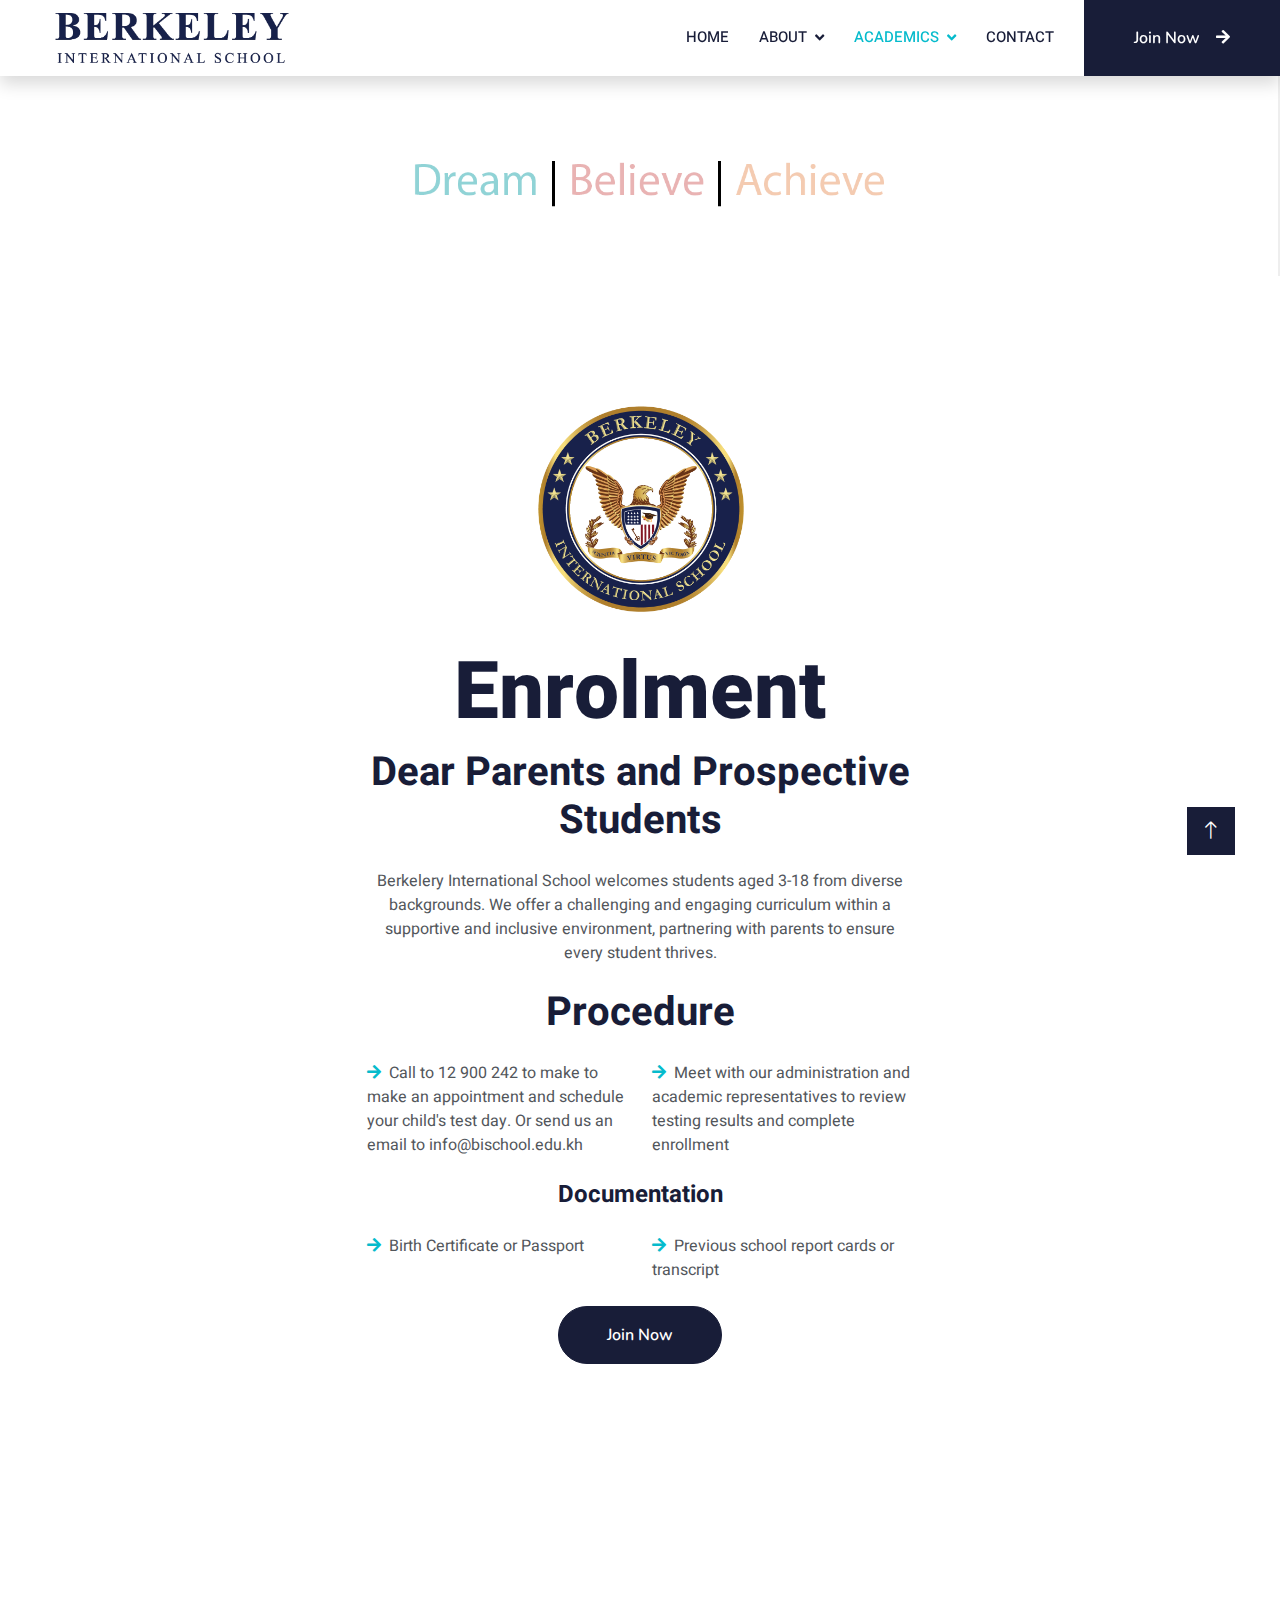
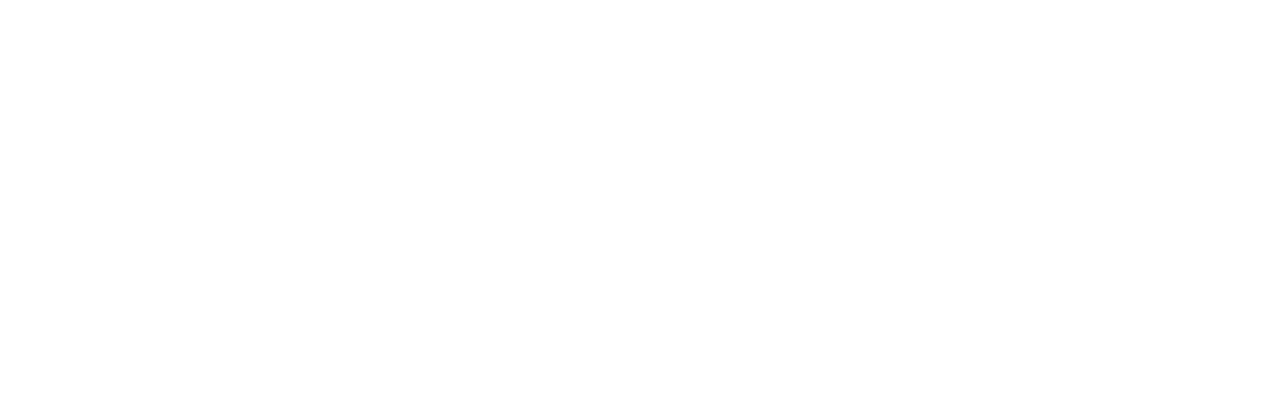
<file: admissions.html>
<!DOCTYPE html>
<html lang="en">

<head>
    <meta charset="utf-8">
    <title>BERKELEY - Enrolment</title>
    <meta content="width=device-width, initial-scale=1.0" name="viewport">
    <meta content="" name="keywords">
    <meta content="" name="description">

    <!-- Favicon -->
    <link href="img/favicon.ico" rel="icon">

    <!-- Google Web Fonts -->
    <link rel="preconnect" href="https://fonts.googleapis.com">
    <link rel="preconnect" href="https://fonts.gstatic.com" crossorigin>
    <link href="https://fonts.googleapis.com/css2?family=Heebo:wght@400;500;600&family=Nunito:wght@600;700;800&display=swap" rel="stylesheet">

    <!-- Icon Font Stylesheet -->
    <link href="https://cdnjs.cloudflare.com/ajax/libs/font-awesome/5.10.0/css/all.min.css" rel="stylesheet">
    <link href="https://cdn.jsdelivr.net/npm/bootstrap-icons@1.4.1/font/bootstrap-icons.css" rel="stylesheet">

    <!-- Libraries Stylesheet -->
    <link href="lib/animate/animate.min.css" rel="stylesheet">
    <link href="lib/owlcarousel/assets/owl.carousel.min.css" rel="stylesheet">

    <!-- Customized Bootstrap Stylesheet -->
    <link href="css/bootstrap.min.css" rel="stylesheet">

    <!-- Template Stylesheet -->
    <link href="css/style.css" rel="stylesheet">
</head>

<body>
    <!-- Spinner Start -->
    <div id="spinner" class="show bg-white position-fixed translate-middle w-100 vh-100 top-50 start-50 d-flex align-items-center justify-content-center">
        <div class="spinner-border text-primary" style="width: 3rem; height: 3rem;" role="status">
            <span class="sr-only">Loading...</span>
        </div>
    </div>
    <!-- Spinner End -->


        <!-- Navbar Start -->
        <nav class="navbar navbar-expand-lg bg-white navbar-light shadow sticky-top p-0">
            <a href="index.html" class="navbar-brand d-flex align-items-center px-4 px-lg-5">
                <img src="img/nav2.png" width="auto" height="50">
                <h2 class="m-0 text-primary"><!--i class="fa fa-book me-3"--> </h2> 
            </a>
            <button type="button" class="navbar-toggler me-4" data-bs-toggle="collapse" data-bs-target="#navbarCollapse">
                <span class="navbar-toggler-icon"></span>
            </button>
            <div class="collapse navbar-collapse" id="navbarCollapse">
                <div class="navbar-nav ms-auto p-4 p-lg-0">
                    <a href="index.html" class="nav-item nav-link">Home</a>
                    <div class="nav-item dropdown">
                        <a href="#" class="nav-link dropdown-toggle" data-bs-toggle="dropdown">About</a>
                        <div class="dropdown-menu fade-down m-0">
                            <a href="about.html" class="dropdown-item">About Us</a>
                            <a href="gallery.html" class="dropdown-item">Gallery / Activities</a>
                            <a href="work.html" class="dropdown-item">Work with us</a>
                        </div>
                    </div>
                    <div class="nav-item dropdown">
                        <a href="#" class="nav-link dropdown-toggle active" data-bs-toggle="dropdown">Academics</a>
                        <div class="dropdown-menu fade-down m-0">
                            <a href="early.html" class="dropdown-item">Early Years</a>
                            <a href="primary.html" class="dropdown-item">Primary school</a>
                            <a href="secondary.html" class="dropdown-item ">Secondary School</a>
                            <a href="calendar.html" class="dropdown-item">Calendar</a>
                            <a href="admissions.html" class="dropdown-item active">Admissions</a>
                        </div>
                    </div>
                    
                    <a href="contact.html" class="nav-item nav-link">Contact</a>
                </div>
                <a href="contact.html" class="btn btn-primary py-4 px-lg-5 d-none d-lg-block">Join Now<i class="fa fa-arrow-right ms-3"></i></a>
            </div>
        </nav>
        <!-- Navbar End -->


    <!-- Header Start -->
    <div class="container-fluid bg-primary py-5 mb-5 page-header">
        <div class="container py-5">
            <div class="row justify-content-center">
                <div class="col-lg-10 text-center">
                    <h1 class="display-3 text-white animated slideInDown"></h1>
                    <nav aria-label="breadcrumb">
                        
                    </nav>
                </div>
            </div>
        </div>
    </div>
    <!-- Header End -->


    <!-- 404 Start -->
    <div class="container-xxl py-5 wow fadeInUp" data-wow-delay="0.1s">
        <div class="container text-center">
            <div class="row justify-content-center">
                <div class="col-lg-6">
                    <img src="img/logo.png" class="img-fluid" style="width: 50%;" alt="Image">
                    <h1 class="display-1">Enrolment</h1>
                    <h1 class="mb-4">Dear Parents and Prospective Students</h1>
                    <p class="mb-4">
                        Berkelery International School welcomes students aged 3-18 from diverse backgrounds. We offer a challenging and engaging curriculum within a supportive and inclusive environment, partnering with parents to ensure every student thrives.</p>
                    <h1 class="mb-4">Procedure</h1>
    
                    <div class="row gy-2 gx-4 mb-4" style="text-align: left;">
                        <div class="col-sm-6">
                            <p class="mb-0"><i class="fa fa-arrow-right text-primary me-2"></i>Call to 12 900 242  to make to make an appointment and schedule your child's test day. Or send us an email to info@bischool.edu.kh 
                            </p>   
                        </div>
                        
                        <div class="col-sm-6">
                            <p class="mb-0"><i class="fa fa-arrow-right text-primary me-2"></i>Meet with our administration and academic representatives to review testing results and complete enrollment
                            </p>   
                        </div>
                    </div>
                    <h4 class="mb-4">Documentation</h4>
    
                    <div class="row gy-2 gx-4 mb-4" style="text-align: left;">
                        <div class="col-sm-6">
                            <p class="mb-0"><i class="fa fa-arrow-right text-primary me-2"></i>Birth Certificate or Passport 
                            </p>   
                        </div>
                        
                        <div class="col-sm-6">
                            <p class="mb-0"><i class="fa fa-arrow-right text-primary me-2"></i>Previous school report cards or transcript
                            </p>   
                        </div>
                        
                    </div>
                </div>
                

            </div>
            <a class="btn btn-primary rounded-pill py-3 px-5"  href="contact.html">Join Now</a>
        </div>
    </div>
    <!-- 404 End -->
        

    <!-- Footer Start -->
<div class="container-fluid bg-dark text-light footer pt-5 mt-5 wow fadeIn" data-wow-delay="0.1s">
    <div class="container py-5">
        <div class="row g-5">
            <div class="col-lg-3 col-md-6">
                <h4 class="text-white fw-bold d-block">BERKELEY International School</h4>
                <p>
                    Berkeley Internatinal School (BIS) is a culturally diverse school with campuses in Phsar Kandal and Toul Kork areas. BIS strives to offer a world-class education at an affordable cost.
                </p>
            </div>
            <div class="col-lg-3 col-md-6">
                <h4 class="text-white mb-3">Quick Link</h4>
                <a class="btn btn-link" href="about.html">About Us</a>
                <a class="btn btn-link" href="gallery.html">Gallery</a>
                <a class="btn btn-link" href="work.html">Work With US</a>
                <a class="btn btn-link" href="early.html">Early Years</a>
                <a class="btn btn-link" href="primary.html">Cambridge Primary</a>
                <a class="btn btn-link" href="secondary.html">Cambridge Secondary</a>
                <a class="btn btn-link" href="eca.html">ECAs</a>
                <a class="btn btn-link" href="calendar.html">Calendar</a>
                <a class="btn btn-link" href="admissions.html">Admissions</a>
                <a class="btn btn-link" href="contact.html">Contact Us</a>
                
            </div>
            <div class="col-lg-3 col-md-6">
                <h4 class="text-white mb-3">Follow Us</h4>
                <a class="btn btn-link" href="https://www.facebook.com/BerkeleyInternationalSchool" target="_blank">On Facebook</a>
                <a class="btn btn-link" href="https://www.instagram.com/berkeley_international_school/" target="_blank">On Instagram</a>
                <!--a class="btn btn-link" href="">On Linkedin</a-->
            </div>
            <div class="col-lg-3 col-md-6">
                <h4 class="text-white mb-3">Contact</h4>
                <p class="mb-2"><i class="fa fa-map-marker-alt me-3"></i>Phsar Kandal Campus: #169, St. 136, Phsar Kandal II, Daun Penh, Phnom Penh</p>
                <p class="mb-2"><i class="fa fa-map-marker-alt me-3"></i>Toul Kork Campus: #22A, St. 273, Beoung Kak I, Toul Kork, Phnom Penh</p>
                <p class="mb-2"><i class="fa fa-phone-alt me-3"></i>12 900 242 / 12 872 630</p>
                <p class="mb-2"><i class="fa fa-envelope me-3"></i>info@bischool.edu.kh</p>
               
            </div>
            
        </div>
    </div>
    <div class="container">
        <div class="copyright">
            <div class="row">
                <div class="col-md-6 text-center text-md-start mb-3 mb-md-0">
                    &copy; <a class="border-bottom" href="#">BISchool</a>, All Right Reserved.

                    
                    Designed By <a class="border-bottom" href="https://martinislas.github.io/martinislas/" target="_blank">Martin Islas</a>
                </div>
                
            </div>
        </div>
    </div>
</div>
<!-- Footer End -->


    <!-- Back to Top -->
    <a href="#" class="btn btn-lg btn-primary btn-lg-square back-to-top"><i class="bi bi-arrow-up"></i></a>


    <!-- JavaScript Libraries -->
    <script src="https://code.jquery.com/jquery-3.4.1.min.js"></script>
    <script src="https://cdn.jsdelivr.net/npm/bootstrap@5.0.0/dist/js/bootstrap.bundle.min.js"></script>
    <script src="lib/wow/wow.min.js"></script>
    <script src="lib/easing/easing.min.js"></script>
    <script src="lib/waypoints/waypoints.min.js"></script>
    <script src="lib/owlcarousel/owl.carousel.min.js"></script>

    <!-- Template Javascript -->
    <script src="js/main.js"></script>
</body>

</html>
</file>
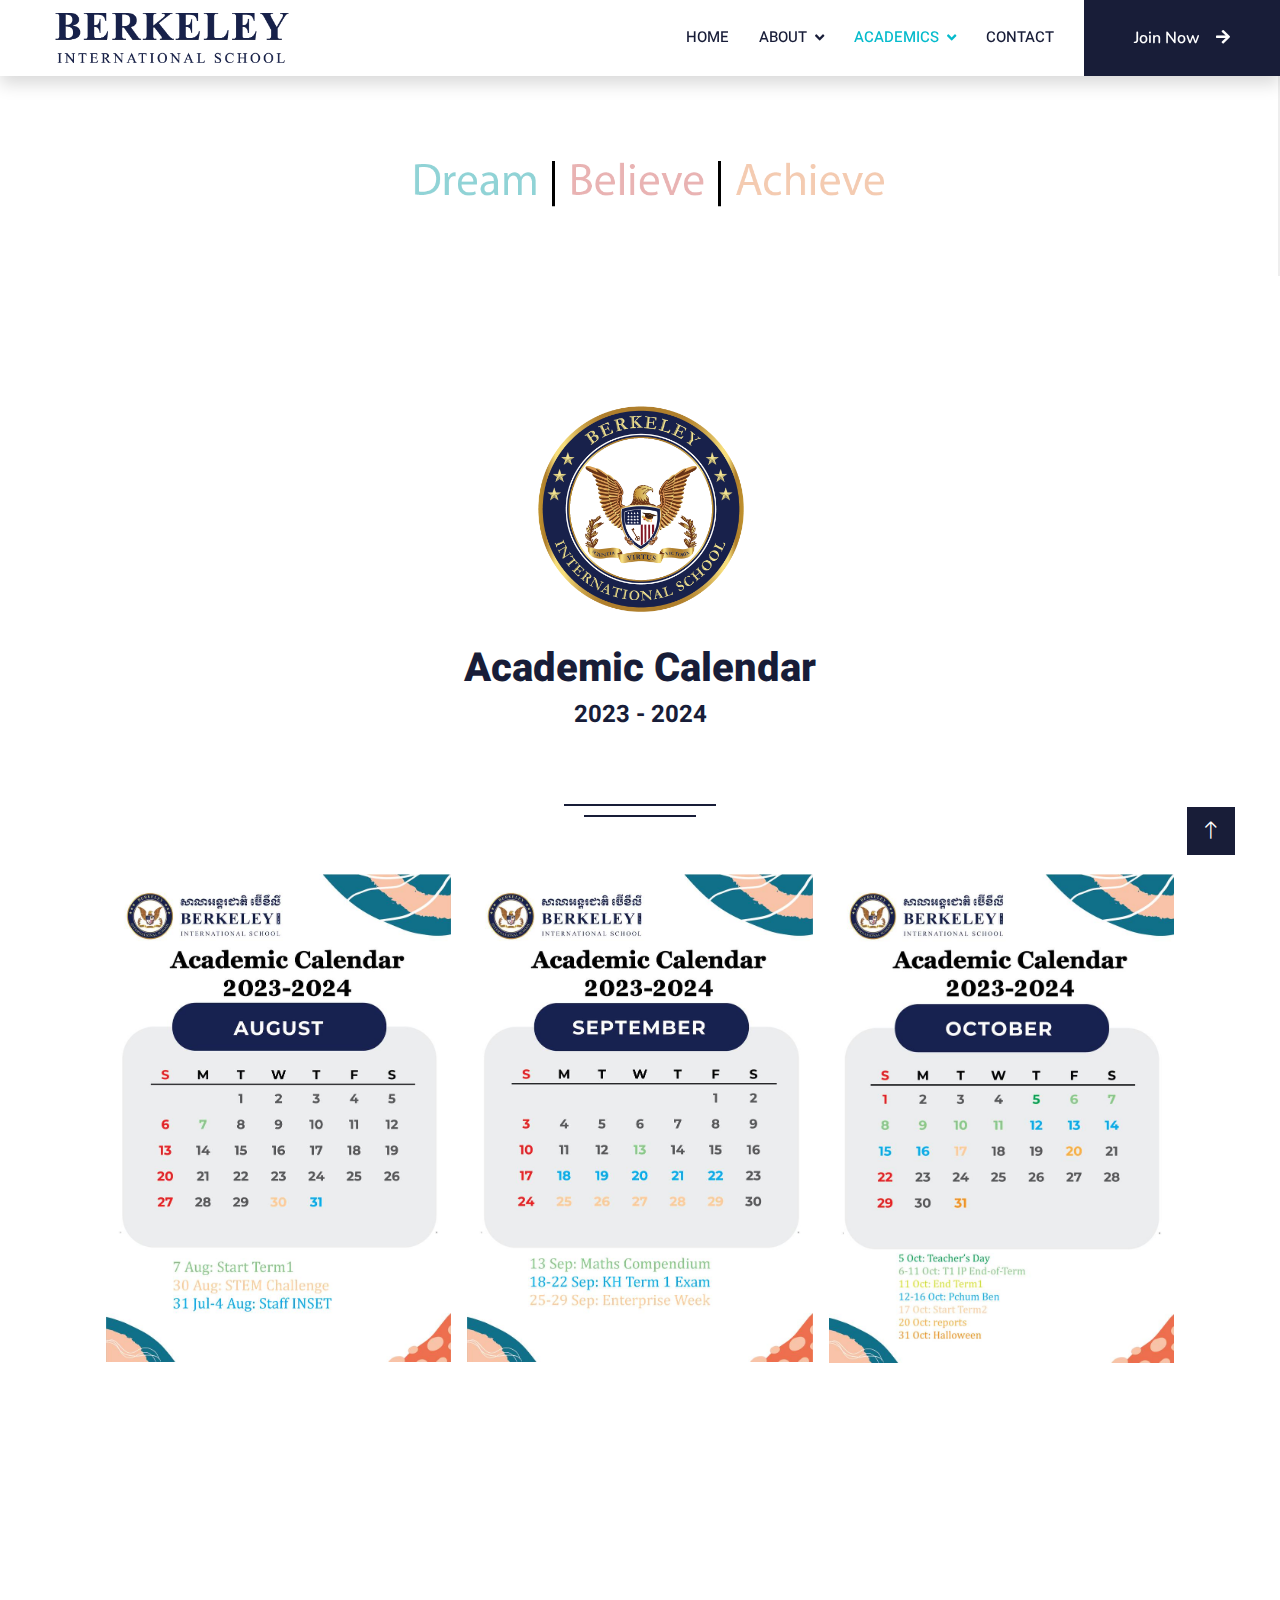
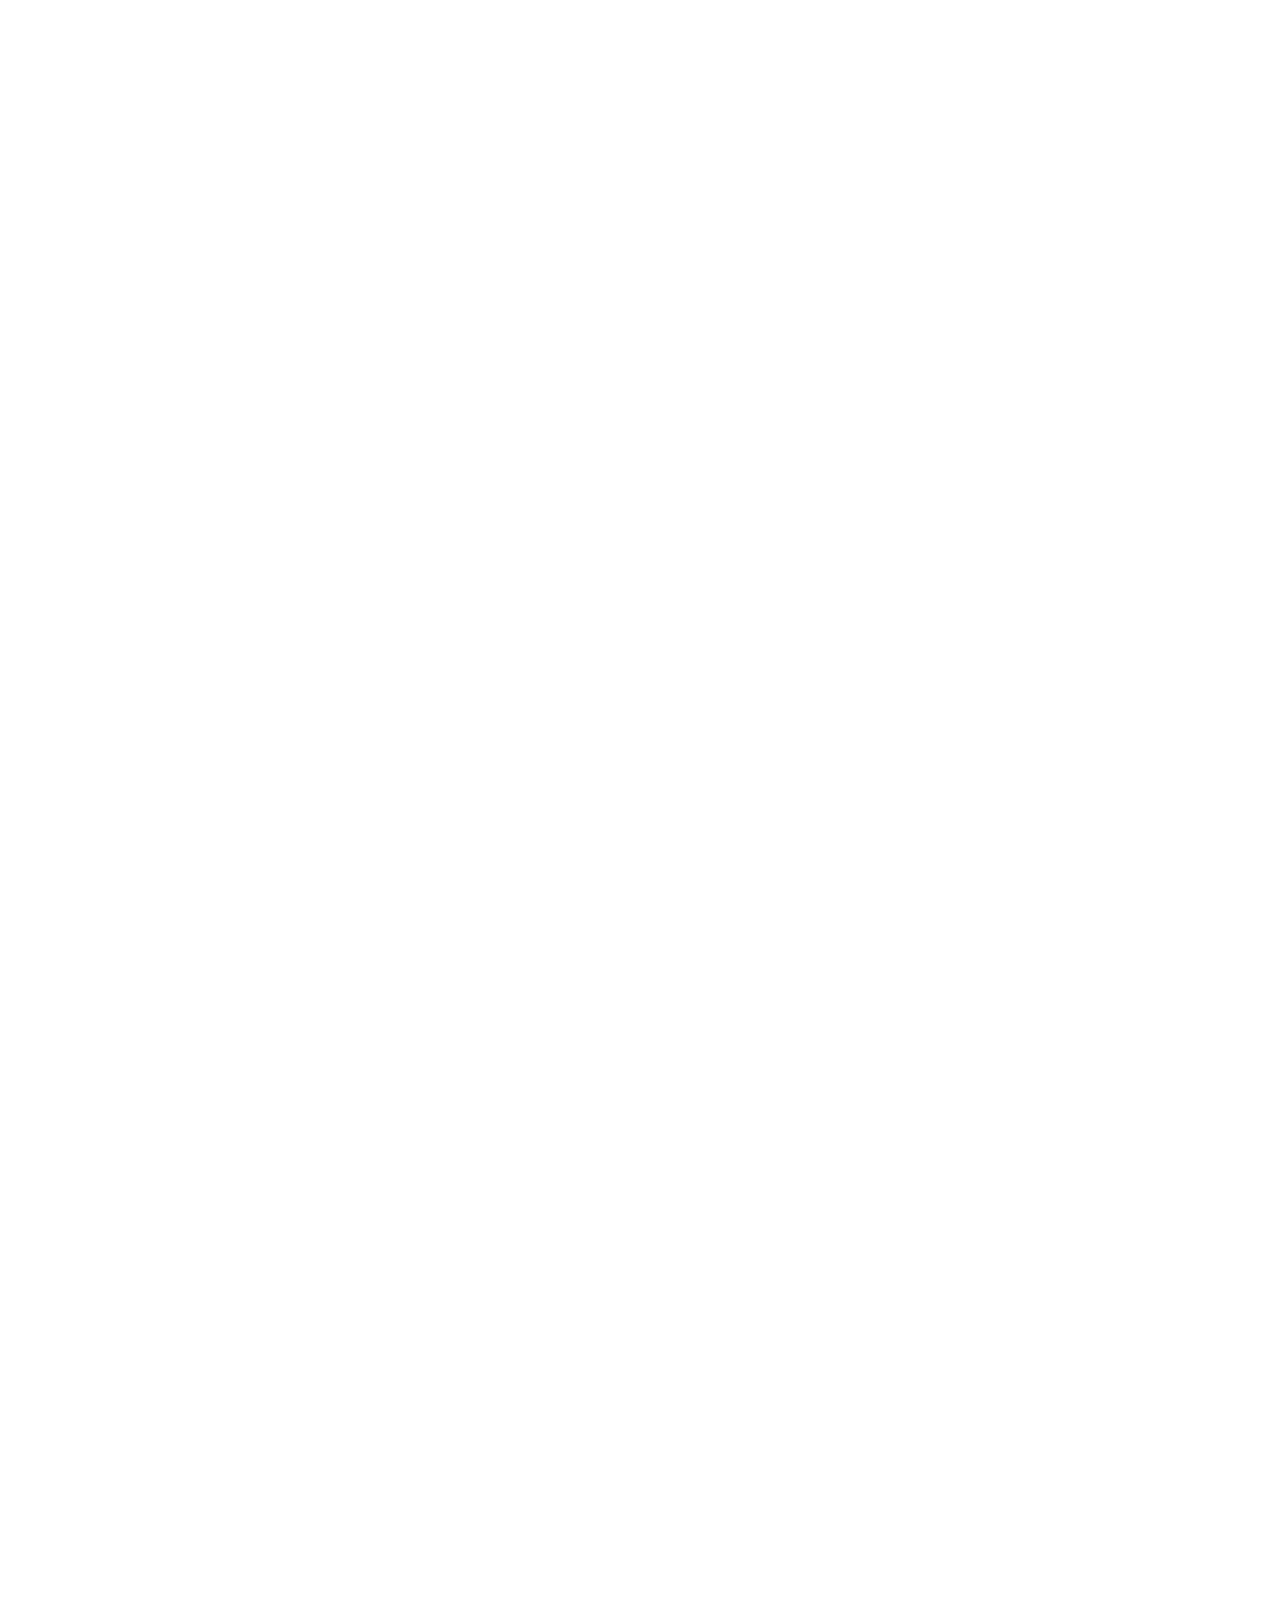
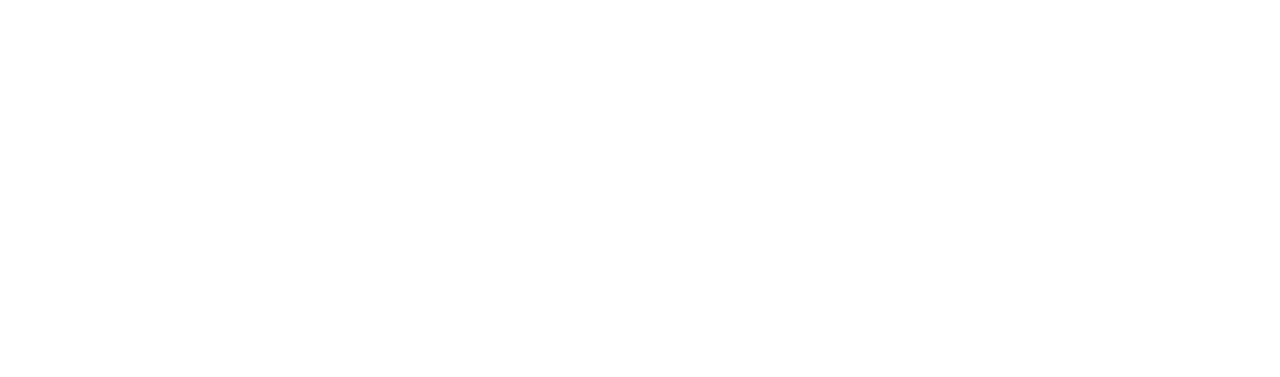
<file: calendar.html>
<!DOCTYPE html>
<html lang="en">

<head>
    <meta charset="utf-8">
    <title>BERKELEY - Work With Us</title>
    <meta content="width=device-width, initial-scale=1.0" name="viewport">
    <meta content="" name="keywords">
    <meta content="" name="description">

    <!-- Favicon -->
    <link href="img/favicon.ico" rel="icon">

    <!-- Google Web Fonts -->
    <link rel="preconnect" href="https://fonts.googleapis.com">
    <link rel="preconnect" href="https://fonts.gstatic.com" crossorigin>
    <link href="https://fonts.googleapis.com/css2?family=Heebo:wght@400;500;600&family=Nunito:wght@600;700;800&display=swap" rel="stylesheet">

    <!-- Icon Font Stylesheet -->
    <link href="https://cdnjs.cloudflare.com/ajax/libs/font-awesome/5.10.0/css/all.min.css" rel="stylesheet">
    <link href="https://cdn.jsdelivr.net/npm/bootstrap-icons@1.4.1/font/bootstrap-icons.css" rel="stylesheet">

    <!-- Libraries Stylesheet -->
    <link href="lib/animate/animate.min.css" rel="stylesheet">
    <link href="lib/owlcarousel/assets/owl.carousel.min.css" rel="stylesheet">

    <!-- Customized Bootstrap Stylesheet -->
    <link href="css/bootstrap.min.css" rel="stylesheet">

    <!-- Template Stylesheet -->
    <link href="css/style.css" rel="stylesheet">
</head>

<body>
    <!-- Spinner Start -->
    <div id="spinner" class="show bg-white position-fixed translate-middle w-100 vh-100 top-50 start-50 d-flex align-items-center justify-content-center">
        <div class="spinner-border text-primary" style="width: 3rem; height: 3rem;" role="status">
            <span class="sr-only">Loading...</span>
        </div>
    </div>
    <!-- Spinner End -->


        <!-- Navbar Start -->
    <nav class="navbar navbar-expand-lg bg-white navbar-light shadow sticky-top p-0">
        <a href="index.html" class="navbar-brand d-flex align-items-center px-4 px-lg-5">
            <img src="img/nav2.png" width="auto" height="50">
            <h2 class="m-0 text-primary"><!--i class="fa fa-book me-3"--> </h2> 
        </a>
        <button type="button" class="navbar-toggler me-4" data-bs-toggle="collapse" data-bs-target="#navbarCollapse">
            <span class="navbar-toggler-icon"></span>
        </button>
        <div class="collapse navbar-collapse" id="navbarCollapse">
            <div class="navbar-nav ms-auto p-4 p-lg-0">
                <a href="index.html" class="nav-item nav-link">Home</a>
                <div class="nav-item dropdown">
                    <a href="#" class="nav-link dropdown-toggle" data-bs-toggle="dropdown">About</a>
                    <div class="dropdown-menu fade-down m-0">
                        <a href="about.html" class="dropdown-item">About Us</a>
                        <a href="gallery.html" class="dropdown-item">Gallery / Activities</a>
                        <a href="work.html" class="dropdown-item">Work with us</a>
                    </div>
                </div>
                <div class="nav-item dropdown">
                    <a href="#" class="nav-link dropdown-toggle active" data-bs-toggle="dropdown">Academics</a>
                    <div class="dropdown-menu fade-down m-0">
                        <a href="early.html" class="dropdown-item">Early Years</a>
                        <a href="primary.html" class="dropdown-item ">Primary school</a>
                        <a href="secondary.html" class="dropdown-item">Secondary School</a>
                        <a href="eca.html"  class="dropdown-item">Extra Curricular Activities</a>
                        <a href="calendar.html" class="dropdown-item active">Calendar</a>
                        <a href="admissions.html" class="dropdown-item">Admissions</a>
                    </div>
                </div>
                
                <a href="contact.html" class="nav-item nav-link">Contact</a>
            </div>
            <a href="contact.html" class="btn btn-primary py-4 px-lg-5 d-none d-lg-block">Join Now<i class="fa fa-arrow-right ms-3"></i></a>
        </div>
    </nav>
    <!-- Navbar End -->


    <!-- Header Start -->
    <div class="container-fluid bg-primary py-5 mb-5 page-header">
        <div class="container py-5">
            <div class="row justify-content-center">
                <div class="col-lg-10 text-center">
                    <h1 class="display-3 text-white animated slideInDown"></h1>
                    <nav aria-label="breadcrumb">
                        
                    </nav>
                </div>
            </div>
        </div>
    </div>
    <!-- Header End -->


    <!--Work Start -->
    <div class="container-xxl py-5 wow fadeInUp" data-wow-delay="0.1s">
        <div class="container text-center">
            <div class="row justify-content-center">
                <div class="col-lg-6">
                    <img src="img/logo.png" class="img-fluid" style="width: 50%;" alt="Image">
                    <h1 class="display-6">Academic Calendar</h1>
                    
                    <h4>2023 - 2024</h6> 
                </div>
                
                <p style="text-align: left;"></p>


    <!--  calendar cards
         Start -->
    <div class="container-xxl py-5">
        <div class="container">
            <div class="text-center wow fadeInUp" data-wow-delay="0.1s">
                <h6 class="section-title bg-white text-center text-primary px-3"></h6>
                <h1 class="mb-5"></h1>
            </div>
            <div class="row g-3 justify-content-center">

                <div class="col-lg-4 col-md-6 wow fadeInUp" data-wow-delay="0.1s">
                    <img src="img/calendar/august.jpg" class="img-fluid" alt="Image">
                </div>

                <div class="col-lg-4 col-md-6 wow fadeInUp" data-wow-delay="0.1s">
                    <img src="img/calendar/september.jpg" class="img-fluid" alt="Image">
                </div>

                <div class="col-lg-4 col-md-6 wow fadeInUp" data-wow-delay="0.1s">
                    <img src="img/calendar/october.jpg" class="img-fluid" alt="Image">
                </div>

                <div class="col-lg-4 col-md-6 wow fadeInUp" data-wow-delay="0.1s">
                    <img src="img/calendar/nov.jpg" class="img-fluid" alt="Image">
                </div>

                <div class="col-lg-4 col-md-6 wow fadeInUp" data-wow-delay="0.1s">
                    <img src="img/calendar/12_Dec.png" class="img-fluid" alt="Image">
                </div>

                <div class="col-lg-4 col-md-6 wow fadeInUp" data-wow-delay="0.1s">
                    <img src="img/calendar/jan.jpg" class="img-fluid" alt="Image">
                </div>

                <div class="col-lg-4 col-md-6 wow fadeInUp" data-wow-delay="0.1s">
                    <img src="img/calendar/feb.jpg" class="img-fluid" alt="Image">
                </div>

                <div class="col-lg-4 col-md-6 wow fadeInUp" data-wow-delay="0.1s">
                    <img src="img/calendar/march.jpg" class="img-fluid" alt="Image">
                </div>

                <div class="col-lg-4 col-md-6 wow fadeInUp" data-wow-delay="0.1s">
                    <img src="img/calendar/Apr.png" class="img-fluid" alt="Image">
                </div>

                <div class="col-lg-4 col-md-6 wow fadeInUp" data-wow-delay="0.1s">
                    <img src="img/calendar/may.jpg" class="img-fluid" alt="Image">
                </div>

                <div class="col-lg-4 col-md-6 wow fadeInUp" data-wow-delay="0.1s">
                    <img src="img/calendar/jun.jpg" class="img-fluid" alt="Image">
                </div>

                
                <!--calendar cards End-->  
            </div>
        </div>
    </div>
    <!-- container End -->
                

            </div>
            
        </div>
    </div>
    <!-- 404 End -->
        

     <!-- Footer Start -->
<div class="container-fluid bg-dark text-light footer pt-5 mt-5 wow fadeIn" data-wow-delay="0.1s">
    <div class="container py-5">
        <div class="row g-5">
            <div class="col-lg-3 col-md-6">
                <h4 class="text-white fw-bold d-block">BERKELEY International School</h4>
                <p>
                    Berkeley Internatinal School (BIS) is a culturally diverse school with campuses in Phsar Kandal and Toul Kork areas. BIS strives to offer a world-class education at an affordable cost.
                </p>
            </div>
            <div class="col-lg-3 col-md-6">
                <h4 class="text-white mb-3">Quick Link</h4>
                <a class="btn btn-link" href="about.html">About Us</a>
                <a class="btn btn-link" href="gallery.html">Gallery</a>
                <a class="btn btn-link" href="work.html">Work With US</a>
                <a class="btn btn-link" href="early.html">Early Years</a>
                <a class="btn btn-link" href="primary.html">Cambridge Primary</a>
                <a class="btn btn-link" href="secondary.html">Cambridge Secondary</a>
                <a class="btn btn-link" href="eca.html">ECAs</a>
                <a class="btn btn-link" href="calendar.html">Calendar</a>
                <a class="btn btn-link" href="admissions.html">Admissions</a>
                <a class="btn btn-link" href="contact.html">Contact Us</a>
                
            </div>
            <div class="col-lg-3 col-md-6">
                <h4 class="text-white mb-3">Follow Us</h4>
                <a class="btn btn-link" href="https://www.facebook.com/BerkeleyInternationalSchool" target="_blank">On Facebook</a>
                <a class="btn btn-link" href="https://www.instagram.com/berkeley_international_school/" target="_blank">On Instagram</a>
                <!--a class="btn btn-link" href="">On Linkedin</a-->
            </div>
            <div class="col-lg-3 col-md-6">
                <h4 class="text-white mb-3">Contact</h4>
                <p class="mb-2"><i class="fa fa-map-marker-alt me-3"></i>Phsar Kandal Campus: #169, St. 136, Phsar Kandal II, Daun Penh, Phnom Penh</p>
                <p class="mb-2"><i class="fa fa-map-marker-alt me-3"></i>Toul Kork Campus: #22A, St. 273, Beoung Kak I, Toul Kork, Phnom Penh</p>
                <p class="mb-2"><i class="fa fa-phone-alt me-3"></i>12 900 242 / 12 872 630</p>
                <p class="mb-2"><i class="fa fa-envelope me-3"></i>info@bischool.edu.kh</p>
               
            </div>
            
        </div>
    </div>
    <div class="container">
        <div class="copyright">
            <div class="row">
                <div class="col-md-6 text-center text-md-start mb-3 mb-md-0">
                    &copy; <a class="border-bottom" href="#">BISchool</a>, All Right Reserved.

                    
                    Designed By <a class="border-bottom" href="https://martinislas.github.io/martinislas/" target="_blank">Martin Islas</a>
                </div>
                
            </div>
        </div>
    </div>
</div>
<!-- Footer End -->


    <!-- Back to Top -->
    <a href="#" class="btn btn-lg btn-primary btn-lg-square back-to-top"><i class="bi bi-arrow-up"></i></a>


    <!-- JavaScript Libraries -->
    <script src="https://code.jquery.com/jquery-3.4.1.min.js"></script>
    <script src="https://cdn.jsdelivr.net/npm/bootstrap@5.0.0/dist/js/bootstrap.bundle.min.js"></script>
    <script src="lib/wow/wow.min.js"></script>
    <script src="lib/easing/easing.min.js"></script>
    <script src="lib/waypoints/waypoints.min.js"></script>
    <script src="lib/owlcarousel/owl.carousel.min.js"></script>

    <!-- Template Javascript -->
    <script src="js/main.js"></script>
</body>

</html>
</file>
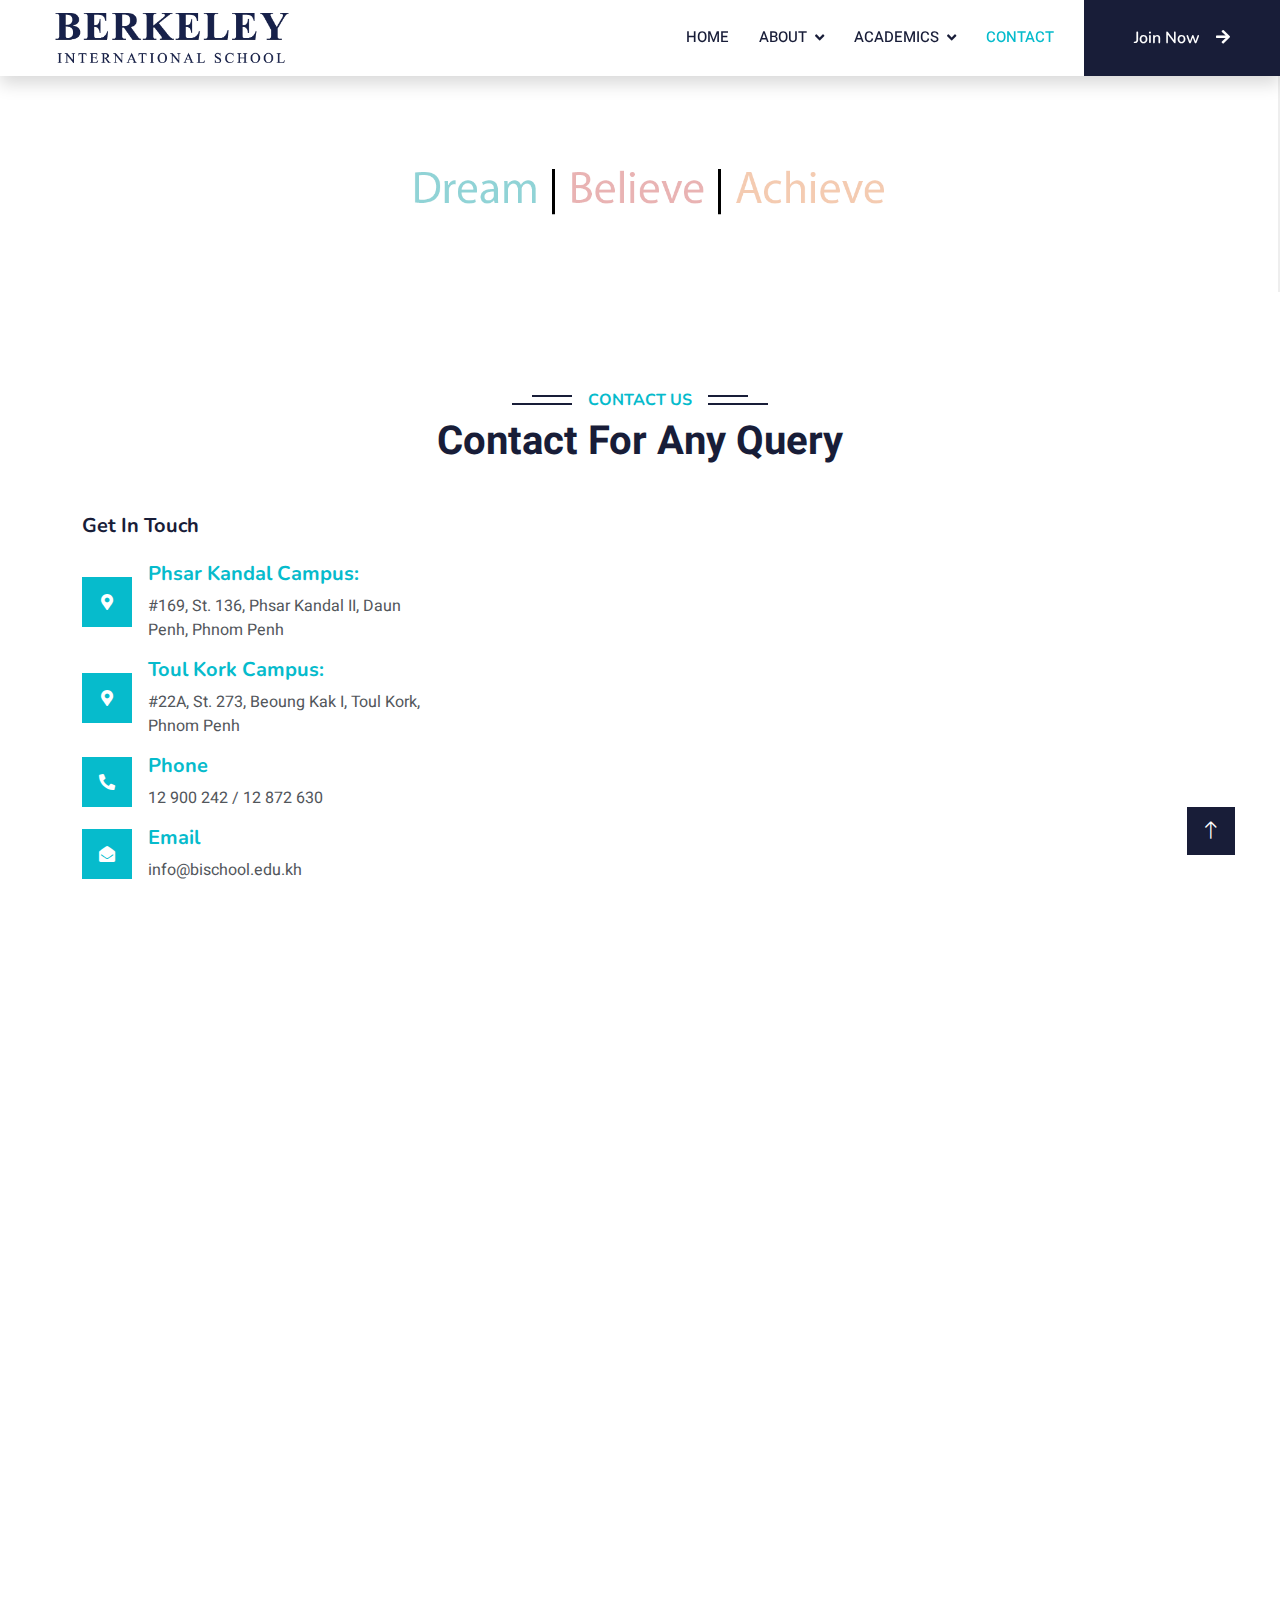
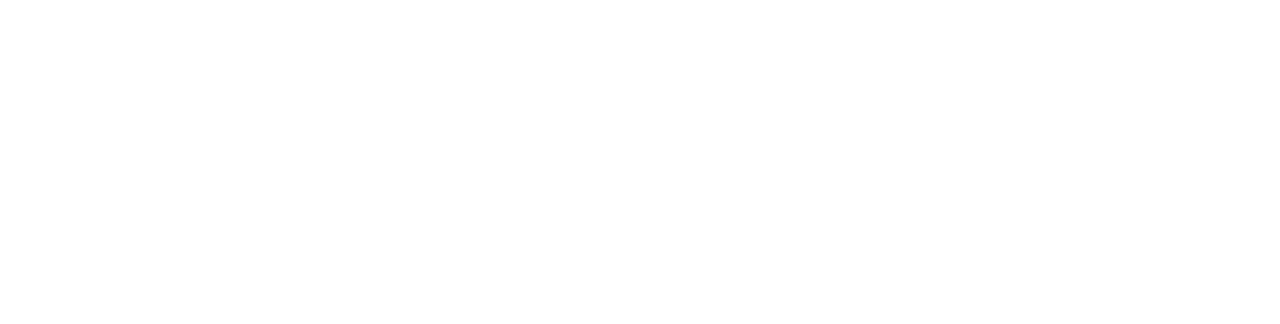
<file: contact.html>
<!DOCTYPE html>
<html lang="en">

<head>
    <meta charset="utf-8">
    <title>Berkeley - Contact</title>
    <meta content="width=device-width, initial-scale=1.0" name="viewport">
    <meta content="" name="keywords">
    <meta content="" name="description">

    <!-- Favicon -->
    <link href="img/favicon.ico" rel="icon">

    <!-- Google Web Fonts -->
    <link rel="preconnect" href="https://fonts.googleapis.com">
    <link rel="preconnect" href="https://fonts.gstatic.com" crossorigin>
    <link href="https://fonts.googleapis.com/css2?family=Heebo:wght@400;500;600&family=Nunito:wght@600;700;800&display=swap" rel="stylesheet">

    <!-- Icon Font Stylesheet -->
    <link href="https://cdnjs.cloudflare.com/ajax/libs/font-awesome/5.10.0/css/all.min.css" rel="stylesheet">
    <link href="https://cdn.jsdelivr.net/npm/bootstrap-icons@1.4.1/font/bootstrap-icons.css" rel="stylesheet">

    <!-- Libraries Stylesheet -->
    <link href="lib/animate/animate.min.css" rel="stylesheet">
    <link href="lib/owlcarousel/assets/owl.carousel.min.css" rel="stylesheet">

    <!-- Customized Bootstrap Stylesheet -->
    <link href="css/bootstrap.min.css" rel="stylesheet">

    <!-- Template Stylesheet -->
    <link href="css/style.css" rel="stylesheet">

    <style type="text/css">
        #contactForm .help-block ul {
            margin: 0;
            padding: 0;
            list-style-type: none;
        }
    </style>
</head>

<body>
    <!-- Spinner Start -->
    <div id="spinner" class="show bg-white position-fixed translate-middle w-100 vh-100 top-50 start-50 d-flex align-items-center justify-content-center">
        <div class="spinner-border text-primary" style="width: 3rem; height: 3rem;" role="status">
            <span class="sr-only">Loading...</span>
        </div>
    </div>
    <!-- Spinner End -->


    <!-- Navbar Start -->
    <nav class="navbar navbar-expand-lg bg-white navbar-light shadow sticky-top p-0">
        <a href="index.html" class="navbar-brand d-flex align-items-center px-4 px-lg-5">
            <img src="img/nav2.png" width="auto" height="50">
            <h2 class="m-0 text-primary"><!--i class="fa fa-book me-3"--> </h2> 
        </a>
        <button type="button" class="navbar-toggler me-4" data-bs-toggle="collapse" data-bs-target="#navbarCollapse">
            <span class="navbar-toggler-icon"></span>
        </button>
        <div class="collapse navbar-collapse" id="navbarCollapse">
            <div class="navbar-nav ms-auto p-4 p-lg-0">
                <a href="index.html" class="nav-item nav-link">Home</a>
                <div class="nav-item dropdown">
                    <a href="#" class="nav-link dropdown-toggle" data-bs-toggle="dropdown">About</a>
                    <div class="dropdown-menu fade-down m-0">
                        <a href="about.html" class="dropdown-item">About Us</a>
                        <a href="gallery.html" class="dropdown-item">Gallery / Activities</a>
                        <a href="work.html" class="dropdown-item">Work with us</a>
                    </div>
                </div>
                <div class="nav-item dropdown">
                    <a href="#" class="nav-link dropdown-toggle " data-bs-toggle="dropdown">Academics</a>
                    <div class="dropdown-menu fade-down m-0">
                        <a href="early.html" class="dropdown-item">Early Years</a>
                        <a href="primary.html" class="dropdown-item ">Primary school</a>
                        <a href="secondary.html" class="dropdown-item">Secondary School</a>
                        <a href="eca.html"  class="dropdown-item">Extra Curricular Activities</a>
                        <a href="calendar.html" class="dropdown-item">Calendar</a>
                        <a href="admissions.html" class="dropdown-item">Admissions</a>
                    </div>
                </div>
                
                <a href="contact.html" class="nav-item nav-link active">Contact</a>
            </div>
            <a href="contact.html" class="btn btn-primary py-4 px-lg-5 d-none d-lg-block">Join Now<i class="fa fa-arrow-right ms-3"></i></a>
        </div>
    </nav>
    <!-- Navbar End -->

    <!-- Header Start -->
    <div class="container-fluid bg-primary py-5 mb-5 page-header">
        <div class="container py-5">
            <div class="row justify-content-center">
                <div class="col-lg-10 text-center">
                    <h1 class="display-3 text-white animated slideInDown"></h1>
                    <nav aria-label="breadcrumb">
                        <ol class="breadcrumb justify-content-center">
                            <!--li class="breadcrumb-item"><a class="text-white" href="#"></a></li>
                            <li class="breadcrumb-item"><a class="text-white" href="#"></a></li>
                            <li class="breadcrumb-item text-white active" aria-current="page"></li-->
                        </ol>
                    </nav>
                </div>
            </div>
        </div>
    </div>
    <!-- Header End -->

    <!-- Google Form Start-->
    

    <!-- Contact Start -->




    <div class="container-xxl py-5">
        <div class="container">
            <div class="text-center wow fadeInUp" data-wow-delay="0.1s">
                <h6 class="section-title bg-white text-center text-primary px-3">Contact Us</h6>
                <h1 class="mb-5">Contact For Any Query</h1>
            </div>
            <div class="row g-4">
                <div class="col-lg-4 col-md-6 wow fadeInUp" data-wow-delay="0.1s">
                    <h5>Get In Touch</h5>
                    <p class="mb-4"></p>
                    <div class="d-flex align-items-center mb-3">
                        <div class="d-flex align-items-center justify-content-center flex-shrink-0 bg-primary" style="width: 50px; height: 50px;">
                            <i class="fa fa-map-marker-alt text-white"></i>
                        </div>
                        <div class="ms-3">
                            <h5 class="text-primary">Phsar Kandal Campus:</h5>
                            <p class="mb-0"> #169, St. 136, Phsar Kandal II, Daun Penh, Phnom Penh</p>
                        </div>
                    </div>
                    <div class="d-flex align-items-center mb-3">
                        <div class="d-flex align-items-center justify-content-center flex-shrink-0 bg-primary" style="width: 50px; height: 50px;">
                            <i class="fa fa-map-marker-alt text-white"></i>
                        </div>
                        <div class="ms-3">
                            <h5 class="text-primary">Toul Kork Campus: </h5>
                            <p class="mb-0"> #22A, St. 273, Beoung Kak I, Toul Kork, Phnom Penh</p>
                        </div>
                    </div>
                    <div class="d-flex align-items-center mb-3">
                        <div class="d-flex align-items-center justify-content-center flex-shrink-0 bg-primary" style="width: 50px; height: 50px;">
                            <i class="fa fa-phone-alt text-white"></i>
                        </div>
                        <div class="ms-3">
                            <h5 class="text-primary">Phone</h5>
                            <p class="mb-0">12 900 242 / 12 872 630</p>
                        </div>
                    </div>
                    <div class="d-flex align-items-center">
                        <div class="d-flex align-items-center justify-content-center flex-shrink-0 bg-primary" style="width: 50px; height: 50px;">
                            <i class="fa fa-envelope-open text-white"></i>
                        </div>
                        <div class="ms-3">
                            <h5 class="text-primary">Email</h5>
                            <p class="mb-0">info@bischool.edu.kh</p>
                        </div>
                    </div>
                </div>
                <div class="col-lg-4 col-md-6 wow fadeInUp" data-wow-delay="0.3s">
                    <iframe class="position-relative rounded w-100 h-100"
                        src="https://www.google.com/maps/embed?pb=!1m18!1m12!1m3!1d3908.7490971465445!2d104.92232227566821!3d11.569835944057154!2m3!1f0!2f0!3f0!3m2!1i1024!2i768!4f13.1!3m3!1m2!1s0x3109514665ca193b%3A0x4ac6efbdde0d0ddd!2sBerkeley%20International%20School%20by%20ELT!5e0!3m2!1sen!2skh!4v1703579244671!5m2!1sen!2skh" width="600" height="450" style="border:0;" allowfullscreen="" loading="lazy" referrerpolicy="no-referrer-when-downgrade">"
                        frameborder="0" style="min-height: 300px; border:0;" allowfullscreen="" aria-hidden="false"
                        tabindex="0"></iframe>
                </div>
                <div class="col-lg-4 col-md-12 wow fadeInUp contact-form" data-wow-delay="0.5s">
                    <div id="alertMessage"></div>


                    <iframe src="https://docs.google.com/forms/d/e/1FAIpQLScRcv8IudqIOBcNp-v2mAw4heASrFyDL1TUhYJ4feSqczUXqw/viewform?embedded=true" width="450" height="750" frameborder="0" marginheight="0" marginwidth="0">Loading…</iframe>
                    <!--form action="https://api.web3forms.com/submit" method="POST">
                        
                        <input type="hidden" name="access_key" value="68b0b5d9-8e0c-4457-bd7f-7323ad72980a">

                        <input type="hidden" name="redirect" value="https://martinislas.github.io/bischool/succes.html">

                        <div class="row">
                            <div class="col-sm-6 control-group">
                                <input type="text" name="name" class="form-control py-2" id="name" placeholder="Your Name" required="required" data-validation-required-message="Please enter your name" />
                                <p class="help-block text-danger"></p>
                            </div>
                            <div class="col-sm-6 control-group">
                                <input type="email" name="email" class="form-control py-2" id="email" placeholder="Your Email" required="required" data-validation-required-message="Please enter your email" />
                                <p class="help-block text-danger"></p>
                            </div>
                            <!--div class="col-sm-6 control-group">
                                <input type="text" class="form-control py-2" id="mobile" placeholder="Mobile" required="required" data-validation-required-message="Please enter your mobile number" pattern="^(?![-. ])[\d().+\- ]{6,14}\d$" data-validation-pattern-message="Not a valid mobile number" />
                                <p class="help-block text-danger"></p>
                            </div-->
                            <!--div class="col-sm-6 control-group">
                                <input type="text" class="form-control py-2" id="subject" placeholder="Subject" required="required" data-validation-required-message="Please enter a subject" />
                                <p class="help-block text-danger"></p>
                            </div>
                            <div class="col-12 control-group">
                                <textarea name="message" class="form-control" rows="4" id="message" placeholder="Message" required="required" data-validation-required-message="Please enter your message"></textarea>
                                <p class="help-block text-danger"></p>
                            </div>
                            <div class="col-12">
                                <button class="btn btn-primary w-100 py-2" type="submit" id="sendMessageButton">
                                    <span>Send Message</span>
                                    <div class="d-none spinner-border spinner-border-sm text-light ms-3" role="status"></div>
                                </button>
                            </div>
                        </div>
                    </form-->




                </div>
            </div>
        </div>
    </div>
    <!-- Contact End -->


    <!-- Footer Start -->
<div class="container-fluid bg-dark text-light footer pt-5 mt-5 wow fadeIn" data-wow-delay="0.1s">
    <div class="container py-5">
        <div class="row g-5">
            <div class="col-lg-3 col-md-6">
                <h4 class="text-white fw-bold d-block">BERKELEY International School</h4>
                <p>
                    Berkeley Internatinal School (BIS) is a culturally diverse school with campuses in Phsar Kandal and Toul Kork areas. BIS strives to offer a world-class education at an affordable cost.
                </p>
            </div>
            <div class="col-lg-3 col-md-6">
                <h4 class="text-white mb-3">Quick Link</h4>
                <a class="btn btn-link" href="about.html">About Us</a>
                <a class="btn btn-link" href="gallery.html">Gallery</a>
                <a class="btn btn-link" href="work.html">Work With US</a>
                <a class="btn btn-link" href="early.html">Early Years</a>
                <a class="btn btn-link" href="primary.html">Cambridge Primary</a>
                <a class="btn btn-link" href="secondary.html">Cambridge Secondary</a>
                <a class="btn btn-link" href="eca.html">ECAs</a>
                <a class="btn btn-link" href="calendar.html">Calendar</a>
                <a class="btn btn-link" href="admissions.html">Admissions</a>
                <a class="btn btn-link" href="contact.html">Contact Us</a>
                
            </div>
            <div class="col-lg-3 col-md-6">
                <h4 class="text-white mb-3">Follow Us</h4>
                <a class="btn btn-link" href="https://www.facebook.com/BerkeleyInternationalSchool" target="_blank">On Facebook</a>
                <a class="btn btn-link" href="https://www.instagram.com/berkeley_international_school/" target="_blank">On Instagram</a>
                <!--a class="btn btn-link" href="">On Linkedin</a-->
            </div>
            <div class="col-lg-3 col-md-6">
                <h4 class="text-white mb-3">Contact</h4>
                <p class="mb-2"><i class="fa fa-map-marker-alt me-3"></i>Phsar Kandal Campus: #169, St. 136, Phsar Kandal II, Daun Penh, Phnom Penh</p>
                <p class="mb-2"><i class="fa fa-map-marker-alt me-3"></i>Toul Kork Campus: #22A, St. 273, Beoung Kak I, Toul Kork, Phnom Penh</p>
                <p class="mb-2"><i class="fa fa-phone-alt me-3"></i>12 900 242 / 12 872 630</p>
                <p class="mb-2"><i class="fa fa-envelope me-3"></i>info@bischool.edu.kh</p>
               
            </div>
            
        </div>
    </div>
    <div class="container">
        <div class="copyright">
            <div class="row">
                <div class="col-md-6 text-center text-md-start mb-3 mb-md-0">
                    &copy; <a class="border-bottom" href="#">BISchool</a>, All Right Reserved.

                    
                    Designed By <a class="border-bottom" href="https://martinislas.github.io/martinislas/" target="_blank">Martin Islas</a>
                </div>
                
            </div>
        </div>
    </div>
</div>
<!-- Footer End -->

    <!-- Back to Top -->
    <a href="#" class="btn btn-lg btn-primary btn-lg-square back-to-top"><i class="bi bi-arrow-up"></i></a>


    <!-- JavaScript Libraries -->

    <script src="https://web3forms.com/client/script.js" async defer></script>

    <script src="https://code.jquery.com/jquery-3.4.1.min.js"></script>
    <script src="mailer/validation.form.js"></script>
    <script src="mailer/contact.form.js"></script>

    
    <script src="https://cdn.jsdelivr.net/npm/bootstrap@5.0.0/dist/js/bootstrap.bundle.min.js"></script>
    <script src="lib/wow/wow.min.js"></script>
    <script src="lib/easing/easing.min.js"></script>
    <script src="lib/waypoints/waypoints.min.js"></script>
    <script src="lib/owlcarousel/owl.carousel.min.js"></script>

    <!-- Template Javascript -->
    <script src="js/main.js"></script>
</body>

</html>
</file>
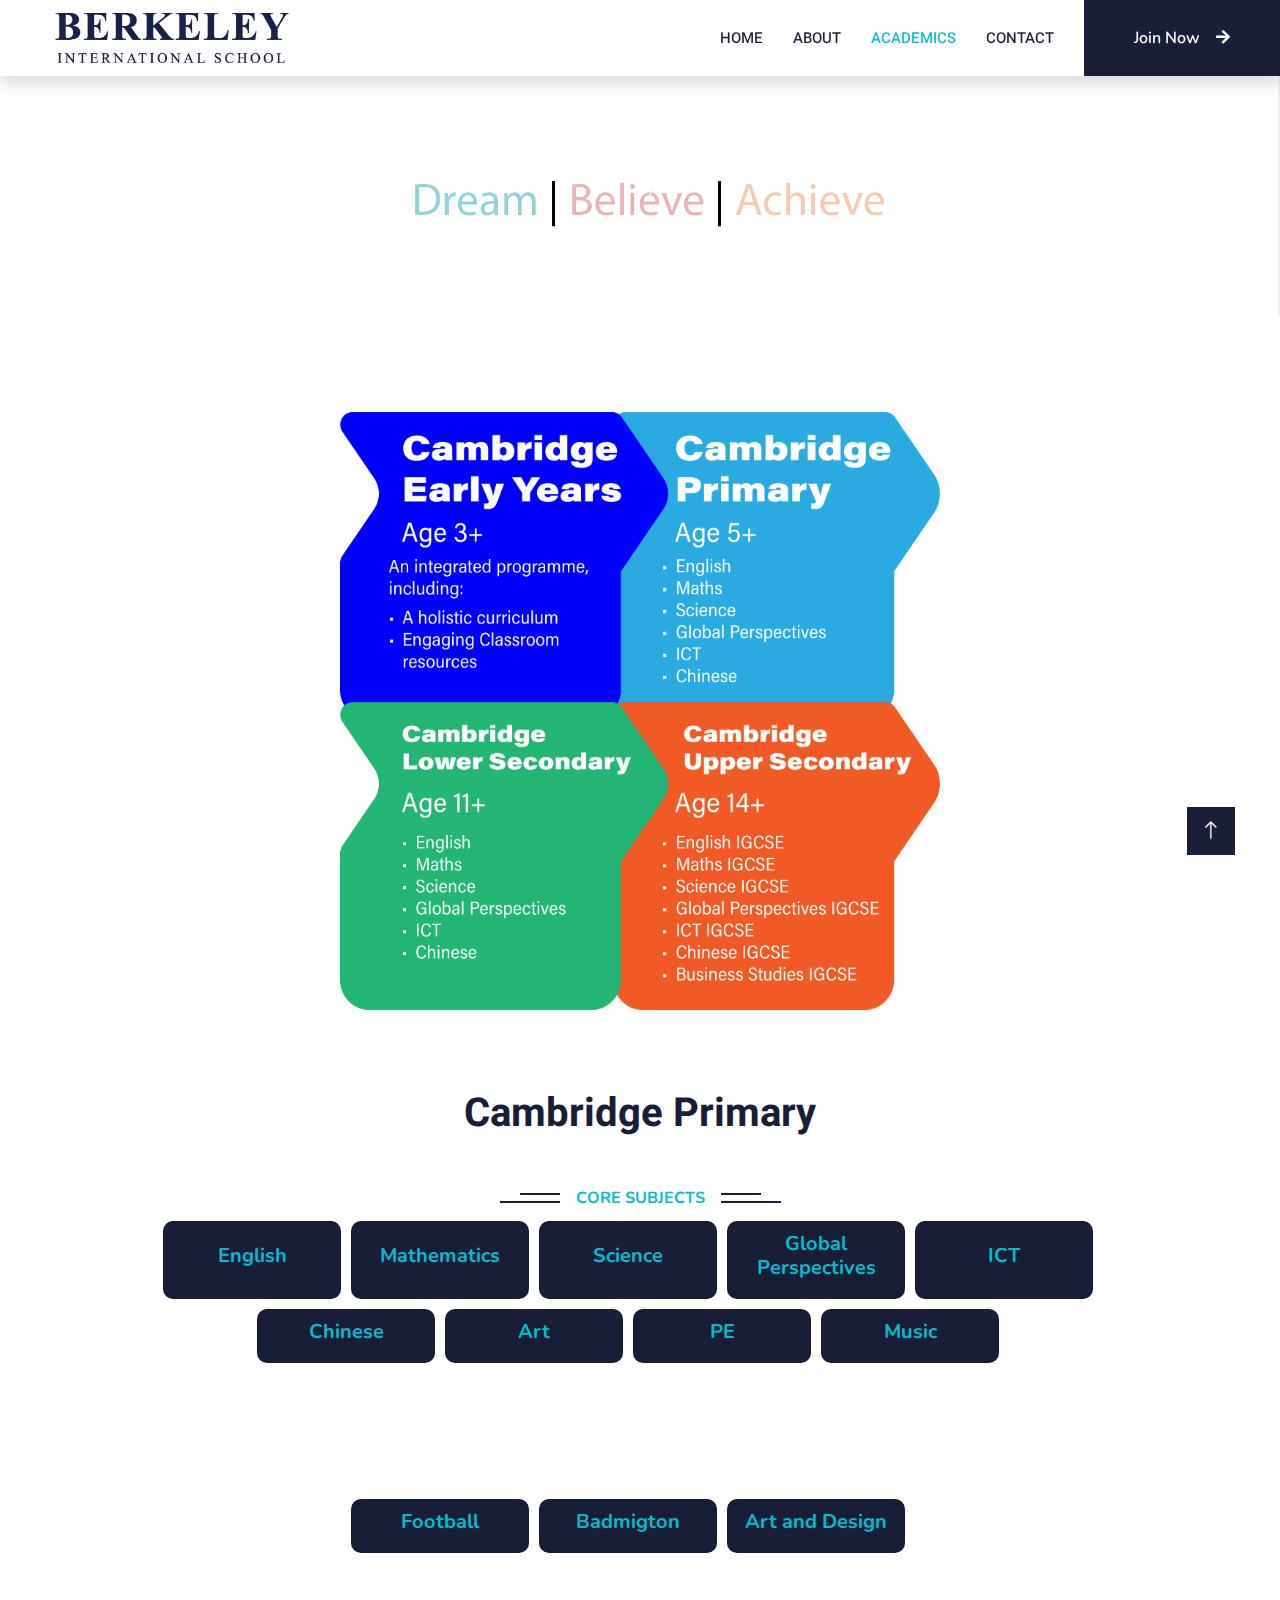
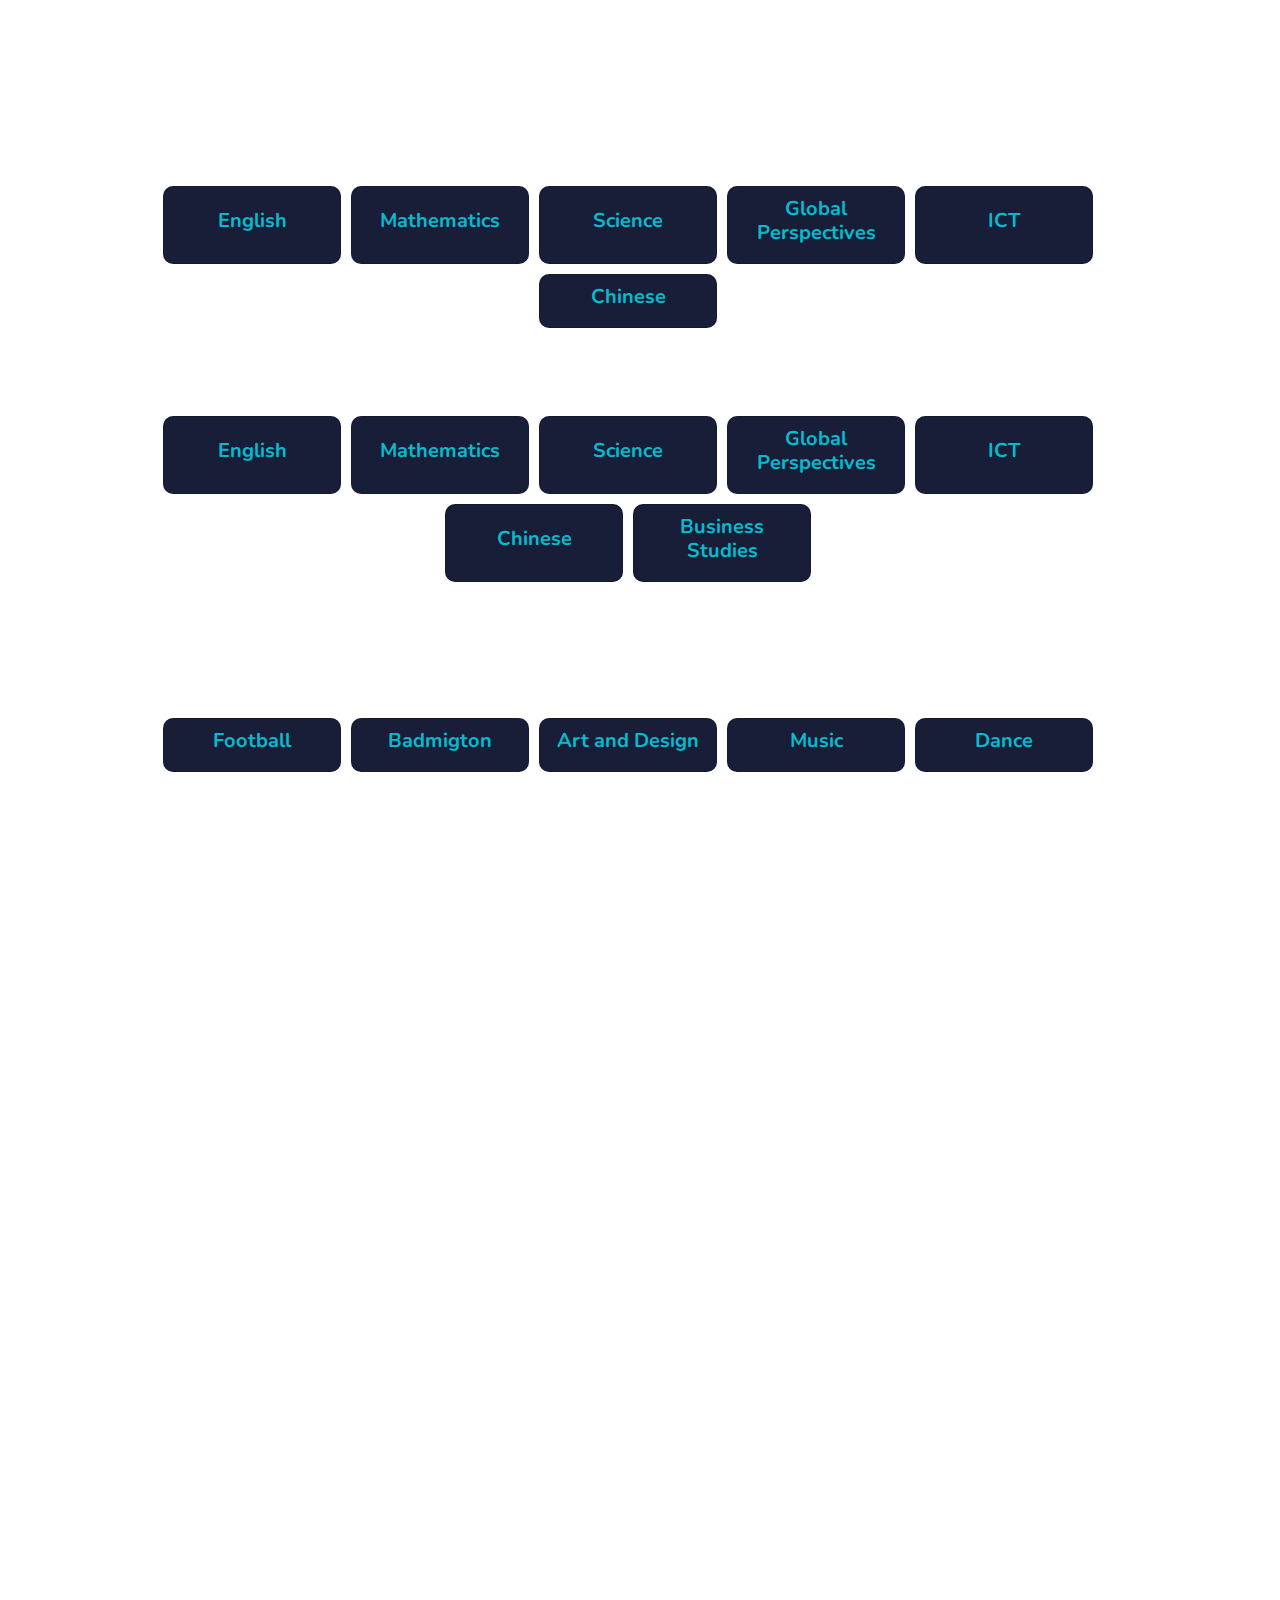
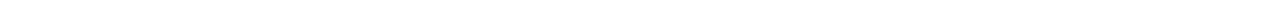
<file: courses.html>
<!DOCTYPE html>
<html lang="en">

<head>
    <meta charset="utf-8">
    <title>BERKELEY - Programs</title>
    <meta content="width=device-width, initial-scale=1.0" name="viewport">
    <meta content="" name="keywords">
    <meta content="" name="description">

    <!-- Favicon -->
    <link href="img/favicon.ico" rel="icon">

    <!-- Google Web Fonts -->
    <link rel="preconnect" href="https://fonts.googleapis.com">
    <link rel="preconnect" href="https://fonts.gstatic.com" crossorigin>
    <link href="https://fonts.googleapis.com/css2?family=Heebo:wght@400;500;600&family=Nunito:wght@600;700;800&display=swap" rel="stylesheet">

    <!-- Icon Font Stylesheet -->
    <link href="https://cdnjs.cloudflare.com/ajax/libs/font-awesome/5.10.0/css/all.min.css" rel="stylesheet">
    <link href="https://cdn.jsdelivr.net/npm/bootstrap-icons@1.4.1/font/bootstrap-icons.css" rel="stylesheet">

    <!-- Libraries Stylesheet -->
    <link href="lib/animate/animate.min.css" rel="stylesheet">
    <link href="lib/owlcarousel/assets/owl.carousel.min.css" rel="stylesheet">

    <!-- Customized Bootstrap Stylesheet -->
    <link href="css/bootstrap.min.css" rel="stylesheet">

    <!-- Template Stylesheet -->
    <link href="css/style.css" rel="stylesheet">
</head>

<body>
    <!-- Spinner Start -->
    <div id="spinner" class="show bg-white position-fixed translate-middle w-100 vh-100 top-50 start-50 d-flex align-items-center justify-content-center">
        <div class="spinner-border text-primary" style="width: 3rem; height: 3rem;" role="status">
            <span class="sr-only">Loading...</span>
        </div>
    </div>
    <!-- Spinner End -->


    <!-- Navbar Start -->
    <nav class="navbar navbar-expand-lg bg-white navbar-light shadow sticky-top p-0">
        <a href="index.html" class="navbar-brand d-flex align-items-center px-4 px-lg-5">
            <img src="img/nav2.png" width="auto" height="50">
            <h2 class="m-0 text-primary"><!--i class="fa fa-book me-3"--> </h2> 
        </a>
        <button type="button" class="navbar-toggler me-4" data-bs-toggle="collapse" data-bs-target="#navbarCollapse">
            <span class="navbar-toggler-icon"></span>
        </button>
        <div class="collapse navbar-collapse" id="navbarCollapse">
            <div class="navbar-nav ms-auto p-4 p-lg-0">
                <a href="index.html" class="nav-item nav-link">Home</a>
                <a href="about.html" class="nav-item nav-link ">About</a>
                <a href="courses.html" class="nav-item nav-link active">Academics</a>
                <!--div class="nav-item dropdown">
                    <a href="#" class="nav-link dropdown-toggle" data-bs-toggle="dropdown">Pages</a>
                    <div class="dropdown-menu fade-down m-0">
                        <a href="team.html" class="dropdown-item">Our Team</a>
                        <a href="testimonial.html" class="dropdown-item">Testimonial</a>
                        <a href="404.html" class="dropdown-item">404 Page</a>
                        68, 54, 0, 72228, 52%, 19%
                    </div>
                </div-->
                <a href="contact.html" class="nav-item nav-link">Contact</a>
            </div>
            <a href="contact.html" class="btn btn-primary py-4 px-lg-5 d-none d-lg-block">Join Now<i class="fa fa-arrow-right ms-3"></i></a>
        </div>
    </nav>


    <!-- Header Start -->
    <div class="container-fluid bg-primary py-5 mb-5 page-header">
        <div class="container py-5">
            <div class="row justify-content-center">
                <div class="col-lg-10 text-center">
                    <h1 class="display-3 text-white animated slideInDown"></h1>
                    <nav aria-label="breadcrumb">
                        <ol class="breadcrumb justify-content-center">
                            <li class="breadcrumb-item"><a class="text-white" href="#"></a></li>
                            <li class="breadcrumb-item"><a class="text-white" href="#"></a></li>
                            <li class="breadcrumb-item text-white active" aria-current="page"></li>
                        </ol>
                    </nav>
                </div>
            </div>
        </div>
    </div>
    <!-- Header End -->


    <!-- Categories Start >
    <div class="container-xxl py-5 category">
        <div class="container">
            <div class="text-center wow fadeInUp" data-wow-delay="0.1s">
                <h6 class="section-title bg-white text-center text-primary px-3">Categories</h6>
                <h1 class="mb-5">Courses Categories</h1>
            </div>
            <div class="row g-3">
                <div class="col-lg-7 col-md-6">
                    <div class="row g-3">
                        <div class="col-lg-12 col-md-12 wow zoomIn" data-wow-delay="0.1s">
                            <a class="position-relative d-block overflow-hidden" href="">
                                <img class="img-fluid" src="img/cat-1.jpg" alt="">
                                <div class="bg-white text-center position-absolute bottom-0 end-0 py-2 px-3" style="margin: 1px;">
                                    <h5 class="m-0">Web Design</h5>
                                    <small class="text-primary">49 Courses</small>
                                </div>
                            </a>
                        </div>
                        <div class="col-lg-6 col-md-12 wow zoomIn" data-wow-delay="0.3s">
                            <a class="position-relative d-block overflow-hidden" href="">
                                <img class="img-fluid" src="img/cat-2.jpg" alt="">
                                <div class="bg-white text-center position-absolute bottom-0 end-0 py-2 px-3" style="margin: 1px;">
                                    <h5 class="m-0">Graphic Design</h5>
                                    <small class="text-primary">49 Courses</small>
                                </div>
                            </a>
                        </div>
                        <div class="col-lg-6 col-md-12 wow zoomIn" data-wow-delay="0.5s">
                            <a class="position-relative d-block overflow-hidden" href="">
                                <img class="img-fluid" src="img/cat-3.jpg" alt="">
                                <div class="bg-white text-center position-absolute bottom-0 end-0 py-2 px-3" style="margin: 1px;">
                                    <h5 class="m-0">Video Editing</h5>
                                    <small class="text-primary">49 Courses</small>
                                </div>
                            </a>
                        </div>
                    </div>
                </div>
                <div class="col-lg-5 col-md-6 wow zoomIn" data-wow-delay="0.7s" style="min-height: 350px;">
                    <a class="position-relative d-block h-100 overflow-hidden" href="">
                        <img class="img-fluid position-absolute w-100 h-100" src="img/cat-4.jpg" alt="" style="object-fit: cover;">
                        <div class="bg-white text-center position-absolute bottom-0 end-0 py-2 px-3" style="margin:  1px;">
                            <h5 class="m-0">Online Marketing</h5>
                            <small class="text-primary">49 Courses</small>
                        </div>
                    </a>
                </div>
            </div>
        </div>
    </div>
    <!-- Categories Start -->

    <!--Primary-->
    <div class="container-xxl py-5">
        <div class="container">
            <div class="text-center wow fadeInUp" data-wow-delay="0.1s">
                <img class="img-fluid imagen-mat" src="img/path.png" alt="">
                <h1 class="mb-5">Cambridge Primary</h1>
                
                <h6 class="section-title bg-white text-center text-primary px-3">Core Subjects</h6>
            </div>
            <div class="container row materias">
                
                <div class="col-lg-2 card text-center subject">
                    <h5>English</h5>
                </div>
                <div class="col-lg-2 card text-center subject">
                    <h5>Mathematics</h5>
                </div>
                <div class="col-lg-2 card text-center subject">
                    <h5>Science</h5>
                </div>
                <div class="col-lg-2 card text-center subject">
                    <h5>Global Perspectives</h5>
                </div>
                <div class="col-lg-2 card text-center subject">
                    <h5>ICT</h5>
                </div>
                <div class="col-lg-2 card text-center subject">
                    <h5>Chinese</h5>
                </div>
                <div class="col-lg-2 card text-center subject">
                    <h5>Art</h5>
                </div>
                <div class="col-lg-2 card text-center subject">
                    <h5>PE</h5>
                </div>
                <div class="col-lg-2 card text-center subject">
                    <h5>Music</h5>
                </div>
            </div>
                
        </div>
    </div>
    <div class="container-xxl py-5">
        <div class="container">
            <div class="text-center wow fadeInUp" data-wow-delay="0.1s">
                <h6 class="section-title bg-white text-center text-primary px-3">Electives</h6>
                
            </div>
            <div class="container row materias">
                
                <div class="col-lg-2 card text-center subject">
                    <h5>Football</h5>
                </div>
                <div class="col-lg-2 card text-center subject">
                    <h5>Badmigton</h5>
                </div>
                <div class="col-lg-2 card text-center subject">
                    <h5>Art and Design</h5>
                </div>
                
            </div>
                
        </div>
    </div>
    <div class="container-xxl py-5">
        <div class="container">
            <div class="text-center wow fadeInUp" data-wow-delay="0.1s">
                <h1 class="mb-5">Cambridge Secondary</h1>
                <h6 class="section-title bg-white text-center text-primary px-3">Lower Secondary</h6>
            </div>
            <div class="container row materias">
                
                <div class="col-lg-2 card text-center subject">
                    <h5>English</h5>
                </div>
                <div class="col-lg-2 card text-center subject">
                    <h5>Mathematics</h5>
                </div>
                <div class="col-lg-2 card text-center subject">
                    <h5>Science</h5>
                </div>
                <div class="col-lg-2 card text-center subject">
                    <h5>Global Perspectives</h5>
                </div>
                <div class="col-lg-2 card text-center subject">
                    <h5>ICT</h5>
                </div>
                <div class="col-lg-2 card text-center subject">
                    <h5>Chinese</h5>
            </div>
                
        </div>
    </div>

    <div class="container-xxl py-5">
        <div class="container">
            <div class="text-center wow fadeInUp" data-wow-delay="0.1s">
                
                <h6 class="section-title bg-white text-center text-primary px-3">Cambridge IGCSE</h6>
            </div>
            <div class="container row materias">
                
                <div class="col-lg-2 card text-center subject">
                    <h5>English</h5>
                </div>
                <div class="col-lg-2 card text-center subject">
                    <h5>Mathematics</h5>
                </div>
                <div class="col-lg-2 card text-center subject">
                    <h5>Science</h5>
                </div>
                <div class="col-lg-2 card text-center subject">
                    <h5>Global Perspectives</h5>
                </div>
                <div class="col-lg-2 card text-center subject">
                    <h5>ICT</h5>
                </div>
                <div class="col-lg-2 card text-center subject">
                    <h5>Chinese</h5>
                </div>
                <div class="col-lg-2 card text-center subject">
                    <h5>Business Studies</h5>
                </div>
            </div>
                
        </div>
    </div>
    <div class="container-xxl py-5">
        <div class="container">
            <div class="text-center wow fadeInUp" data-wow-delay="0.1s">
                <h6 class="section-title bg-white text-center text-primary px-3">Electives</h6>  
            </div>
            <div class="container row materias">
                
                <div class="col-lg-2 card text-center subject">
                    <h5>Football</h5>
                </div>
                <div class="col-lg-2 card text-center subject">
                    <h5>Badmigton</h5>
                </div>
                <div class="col-lg-2 card text-center subject">
                    <h5>Art and Design</h5>
                </div>
                <div class="col-lg-2 card text-center subject">
                    <h5>Music</h5>
                </div>
                <div class="col-lg-2 card text-center subject">
                    <h5>Dance</h5>
                </div> 
            </div> 
        </div>
    </div>
    <!-- Courses End -->




    <!-- Courses Start>
    <div class="container-xxl py-5">
        <div class="container">
            <div class="text-center wow fadeInUp" data-wow-delay="0.1s">
                <h6 class="section-title bg-white text-center text-primary px-3">Our Programmes</h6>
                <h1 class="mb-5">Cambridge Primary</h1>
            </div>
            <div class="row g-4 justify-content-center">
                <div class="col-lg-4 col-md-6 wow fadeInUp" data-wow-delay="0.1s">
                    <div class="course-item bg-light">
                        <div class="position-relative overflow-hidden">
                            <img class="img-fluid" src="img/course-1.jpg" alt="">
                            <div class="w-100 d-flex justify-content-center position-absolute bottom-0 start-0 mb-4">
                                <a href="#" class="flex-shrink-0 btn btn-sm btn-primary px-3 border-end" style="border-radius: 30px 0 0 30px;">Read More</a>
                                <a href="#" class="flex-shrink-0 btn btn-sm btn-primary px-3" style="border-radius: 0 30px 30px 0;">Join Now</a>
                            </div>
                        </div>
                        <div class="text-center p-4 pb-0">
                            <h3 class="mb-0">English</h3>
                            <div class="mb-3">
                                <small class="fa fa-star text-primary"></small>
                                <small class="fa fa-star text-primary"></small>
                                <small class="fa fa-star text-primary"></small>
                                <small class="fa fa-star text-primary"></small>
                                <small class="fa fa-star text-primary"></small>
                                <small>(123)</small>
                            </div>
                            <h5 class="mb-4">Starters</h5>
                            <h5 class="mb-4">Flyers</h5>
                            <h5 class="mb-4">Movers</h5>
                        </div>
                        <div class="d-flex border-top">
                            <small class="flex-fill text-center border-end py-2"><i class="fa fa-graduation-cap text-primary me-2"></i>Grades 1 to 6</small>
                            <!--small class="flex-fill text-center border-end py-2"><i class="fa fa-clock text-primary me-2"></i></small-->
                            <!--small class="flex-fill text-center py-2"><i class="fa fa-user text-primary me-2"></i></small>
                        </div>
                    </div>
                </div>
                <div class="col-lg-4 col-md-6 wow fadeInUp" data-wow-delay="0.1s">
                    <div class="course-item bg-light">
                        <div class="position-relative overflow-hidden">
                            <img class="img-fluid" src="img/course-1.jpg" alt="">
                            <div class="w-100 d-flex justify-content-center position-absolute bottom-0 start-0 mb-4">
                                <a href="#" class="flex-shrink-0 btn btn-sm btn-primary px-3 border-end" style="border-radius: 30px 0 0 30px;">Read More</a>
                                <a href="#" class="flex-shrink-0 btn btn-sm btn-primary px-3" style="border-radius: 0 30px 30px 0;">Join Now</a>
                            </div>
                        </div>
                        <div class="text-center p-4 pb-0">
                            <h3 class="mb-0">English</h3>
                            <div class="mb-3">
                                <small class="fa fa-star text-primary"></small>
                                <small class="fa fa-star text-primary"></small>
                                <small class="fa fa-star text-primary"></small>
                                <small class="fa fa-star text-primary"></small>
                                <small class="fa fa-star text-primary"></small>
                                <small>(123)</small>
                            </div>
                            <h5 class="mb-4">Starters</h5>
                            <h5 class="mb-4">Flyers</h5>
                            <h5 class="mb-4">Movers</h5>
                        </div>
                        <div class="d-flex border-top">
                            <small class="flex-fill text-center border-end py-2"><i class="fa fa-graduation-cap text-primary me-2"></i>Grades 1 to 6</small>
                            <!--small class="flex-fill text-center border-end py-2"><i class="fa fa-clock text-primary me-2"></i></small-->
                            <!--small class="flex-fill text-center py-2"><i class="fa fa-user text-primary me-2"></i></small>
                        </div>
                    </div>
                </div>
                <div class="col-lg-4 col-md-6 wow fadeInUp" data-wow-delay="0.3s">
                    <div class="course-item bg-light">
                        <div class="position-relative overflow-hidden">
                            <img class="img-fluid" src="img/course-2.jpg" alt="">
                            <div class="w-100 d-flex justify-content-center position-absolute bottom-0 start-0 mb-4">
                                <a href="#" class="flex-shrink-0 btn btn-sm btn-primary px-3 border-end" style="border-radius: 30px 0 0 30px;">Read More</a>
                                <a href="#" class="flex-shrink-0 btn btn-sm btn-primary px-3" style="border-radius: 0 30px 30px 0;">Join Now</a>
                            </div>
                        </div>
                        <div class="text-center p-4 pb-0">
                            <h3 class="mb-0">$149.00</h3>
                            <div class="mb-3">
                                <small class="fa fa-star text-primary"></small>
                                <small class="fa fa-star text-primary"></small>
                                <small class="fa fa-star text-primary"></small>
                                <small class="fa fa-star text-primary"></small>
                                <small class="fa fa-star text-primary"></small>
                                <small>(123)</small>
                            </div>
                            <h5 class="mb-4">Web Design & Development Course for Beginners</h5>
                        </div>
                        <div class="d-flex border-top">
                            <small class="flex-fill text-center border-end py-2"><i class="fa fa-user-tie text-primary me-2"></i>John Doe</small>
                            <small class="flex-fill text-center border-end py-2"><i class="fa fa-clock text-primary me-2"></i>1.49 Hrs</small>
                            <small class="flex-fill text-center py-2"><i class="fa fa-user text-primary me-2"></i>30 Students</small>
                        </div>
                    </div>
                </div>
                <div class="col-lg-4 col-md-6 wow fadeInUp" data-wow-delay="0.5s">
                    <div class="course-item bg-light">
                        <div class="position-relative overflow-hidden">
                            <img class="img-fluid" src="img/course-3.jpg" alt="">
                            <div class="w-100 d-flex justify-content-center position-absolute bottom-0 start-0 mb-4">
                                <a href="#" class="flex-shrink-0 btn btn-sm btn-primary px-3 border-end" style="border-radius: 30px 0 0 30px;">Read More</a>
                                <a href="#" class="flex-shrink-0 btn btn-sm btn-primary px-3" style="border-radius: 0 30px 30px 0;">Join Now</a>
                            </div>
                        </div>
                        <div class="text-center p-4 pb-0">
                            <h3 class="mb-0">$149.00</h3>
                            <div class="mb-3">
                                <small class="fa fa-star text-primary"></small>
                                <small class="fa fa-star text-primary"></small>
                                <small class="fa fa-star text-primary"></small>
                                <small class="fa fa-star text-primary"></small>
                                <small class="fa fa-star text-primary"></small>
                                <small>(123)</small>
                            </div>
                            <h5 class="mb-4">Web Design & Development Course for Beginners</h5>
                        </div>
                        <div class="d-flex border-top">
                            <small class="flex-fill text-center border-end py-2"><i class="fa fa-user-tie text-primary me-2"></i>John Doe</small>
                            <small class="flex-fill text-center border-end py-2"><i class="fa fa-clock text-primary me-2"></i>1.49 Hrs</small>
                            <small class="flex-fill text-center py-2"><i class="fa fa-user text-primary me-2"></i>30 Students</small>
                        </div>
                    </div>
                </div>
            </div>
        </div>
    </div>
    <!-- Courses End -->

    </div>
    <!-- Testimonial Start -->
    <div class="container-xxl py-5 wow fadeInUp" data-wow-delay="0.1s">
        <div class="container">
            <div class="text-center">
                <h6 class="section-title bg-white text-center text-primary px-3"></h6>
                <h1 class="mb-5">National Program</h1>
            </div>
            <div>

            </div>
        </div>
    </div>
    <!-- Testimonial End -->
        

 <!-- Footer Start -->
 <div class="container-fluid bg-dark text-light footer pt-5 mt-5 wow fadeIn" data-wow-delay="0.1s">
    <div class="container py-5">
        <div class="row g-5">
            <div class="col-lg-3 col-md-6">
                <h4 class="text-white fw-bold d-block">BERKELEY International School</h4>
                <p>
                    Berkeley Internatinal School (BIS) is a culturally diverse school with campuses in Phsar Kandal and Toul Kork areas. BIS strives to offer a world-class education at an affordable cost.
                </p>
            </div>
            <div class="col-lg-3 col-md-6">
                <h4 class="text-white mb-3">Quick Link</h4>
                <a class="btn btn-link" href="">About Us</a>
                <a class="btn btn-link" href="">Programs</a>
                <a class="btn btn-link" href="">Contact Us</a>
                
            </div>
            <div class="col-lg-3 col-md-6">
                <h4 class="text-white mb-3">Follow Us</h4>
                <a class="btn btn-link" href="">On Facebook</a>
                <a class="btn btn-link" href="">On Instagram</a>
                <a class="btn btn-link" href="">On Linkedin</a>
            </div>
            <div class="col-lg-3 col-md-6">
                <h4 class="text-white mb-3">Contact</h4>
                <p class="mb-2"><i class="fa fa-map-marker-alt me-3"></i>Phsar Kandal Campus: #169, St. 136, Phsar Kandal II, Daun Penh, Phnom Penh</p>
                <p class="mb-2"><i class="fa fa-map-marker-alt me-3"></i>Toul Kork Campus: #22A, St. 273, Beoung Kak I, Toul Kork, Phnom Penh</p>
                <p class="mb-2"><i class="fa fa-phone-alt me-3"></i>12 900 242 / 12 872 630</p>
                <p class="mb-2"><i class="fa fa-envelope me-3"></i>info@bischool.edu.kh</p>
                <!--div class="d-flex pt-2">
                    <a class="btn btn-outline-light btn-social" href=""><i class="fab fa-twitter"></i></a>
                    <a class="btn btn-outline-light btn-social" href=""><i class="fab fa-facebook-f"></i></a>
                    <a class="btn btn-outline-light btn-social" href=""><i class="fab fa-youtube"></i></a>
                    <a class="btn btn-outline-light btn-social" href=""><i class="fab fa-linkedin-in"></i></a>
                </div-->
            </div>
            <!--div class="col-lg-3 col-md-6">
                <h4 class="text-white mb-3">Gallery</h4>
                <div class="row g-2 pt-2">
                    <div class="col-4">
                        <img class="img-fluid bg-light p-1" src="img/course-1.jpg" alt="">
                    </div>
                    <div class="col-4">
                        <img class="img-fluid bg-light p-1" src="img/course-2.jpg" alt="">
                    </div>
                    <div class="col-4">
                        <img class="img-fluid bg-light p-1" src="img/course-3.jpg" alt="">
                    </div>
                    <div class="col-4">
                        <img class="img-fluid bg-light p-1" src="img/course-2.jpg" alt="">
                    </div>
                    <div class="col-4">
                        <img class="img-fluid bg-light p-1" src="img/course-3.jpg" alt="">
                    </div>
                    <div class="col-4">
                        <img class="img-fluid bg-light p-1" src="img/course-1.jpg" alt="">
                    </div>
                </div>
            </div-->
            <!--div class="col-lg-3 col-md-6">
                <h4 class="text-white mb-3">Newsletter</h4>
                <p>Dolor amet sit justo amet elitr clita ipsum elitr est.</p>
                <div class="position-relative mx-auto" style="max-width: 400px;">
                    <input class="form-control border-0 w-100 py-3 ps-4 pe-5" type="text" placeholder="Your email">
                    <button type="button" class="btn btn-primary py-2 position-absolute top-0 end-0 mt-2 me-2">SignUp</button>
                </div>
            </div-->
        </div>
    </div>
    <div class="container">
        <div class="copyright">
            <div class="row">
                <div class="col-md-6 text-center text-md-start mb-3 mb-md-0">
                    &copy; <a class="border-bottom" href="#">BISchool</a>, All Right Reserved.

                    
                    
                </div>
                <!--div class="col-md-6 text-center text-md-end">
                    <div class="footer-menu">
                        <a href="">Home</a>
                        <a href="">Cookies</a>
                        <a href="">Help</a>
                        <a href="">FQAs</a>
                    </div>
                </div-->
            </div>
        </div>
    </div>
</div>
<!-- Footer End -->


    <!-- Back to Top -->
    <a href="#" class="btn btn-lg btn-primary btn-lg-square back-to-top"><i class="bi bi-arrow-up"></i></a>


    <!-- JavaScript Libraries -->
    <script src="https://code.jquery.com/jquery-3.4.1.min.js"></script>
    <script src="https://cdn.jsdelivr.net/npm/bootstrap@5.0.0/dist/js/bootstrap.bundle.min.js"></script>
    <script src="lib/wow/wow.min.js"></script>
    <script src="lib/easing/easing.min.js"></script>
    <script src="lib/waypoints/waypoints.min.js"></script>
    <script src="lib/owlcarousel/owl.carousel.min.js"></script>

    <!-- Template Javascript -->
    <script src="js/main.js"></script>
</body>

</html>
</file>
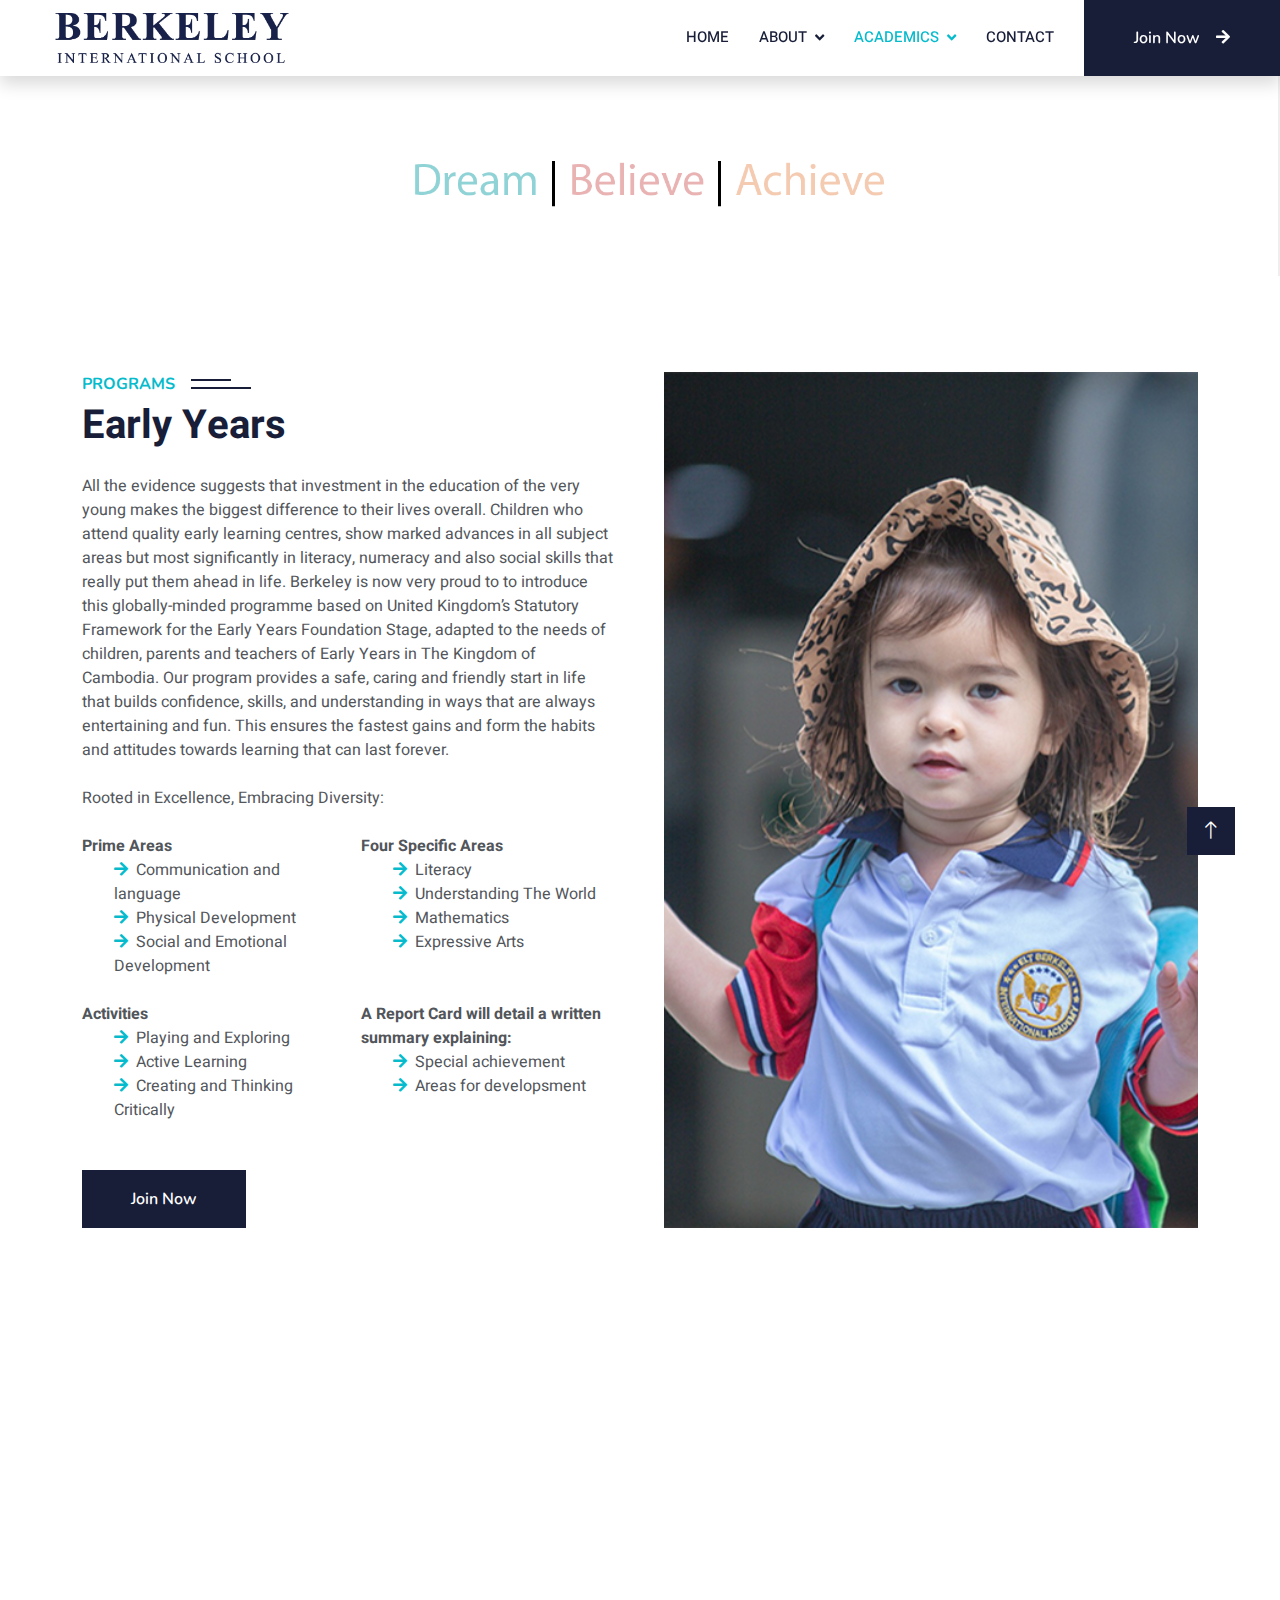
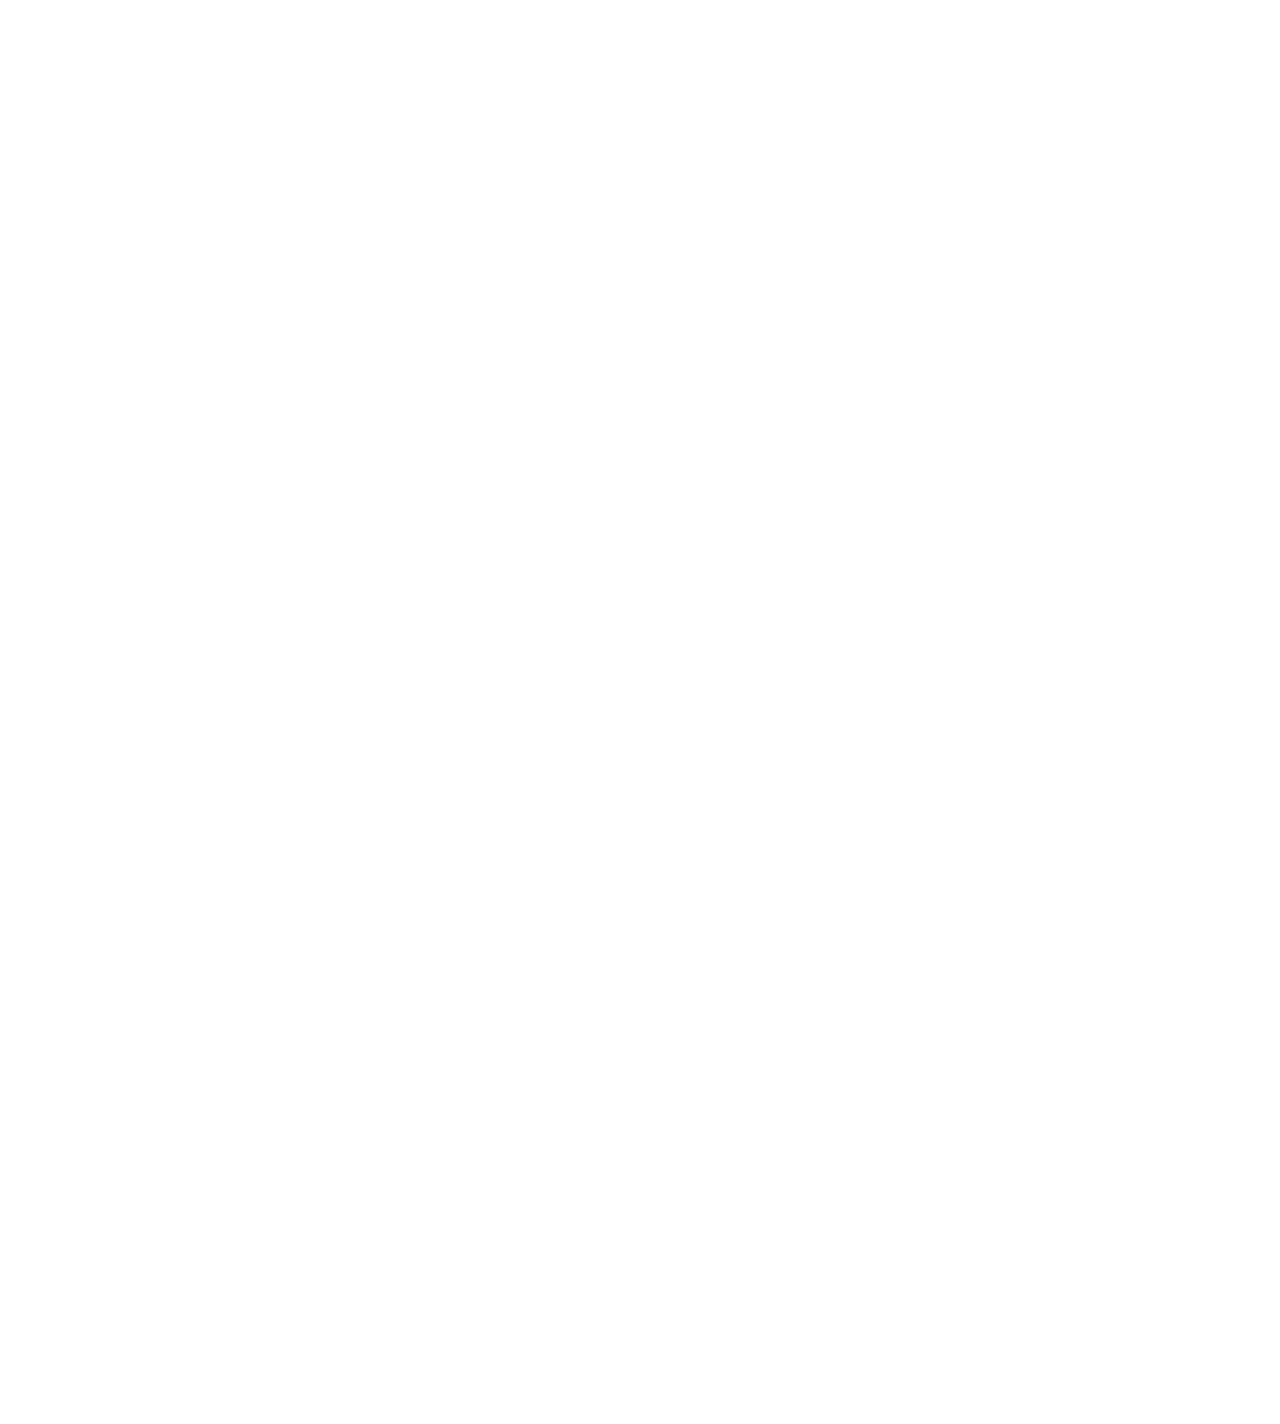
<file: early.html>
<!DOCTYPE html>
<html lang="en">

<head>
    <meta charset="utf-8">
    <title>BERKELEY - Early Years</title>
    <meta content="width=device-width, initial-scale=1.0" name="viewport">
    <meta content="" name="keywords">
    <meta content="" name="description">

    <!-- Favicon -->
    <link href="img/favicon.ico" rel="icon">

    <!-- Google Web Fonts -->
    <link rel="preconnect" href="https://fonts.googleapis.com">
    <link rel="preconnect" href="https://fonts.gstatic.com" crossorigin>
    <link href="https://fonts.googleapis.com/css2?family=Heebo:wght@400;500;600&family=Nunito:wght@600;700;800&display=swap" rel="stylesheet">

    <!-- Icon Font Stylesheet -->
    <link href="https://cdnjs.cloudflare.com/ajax/libs/font-awesome/5.10.0/css/all.min.css" rel="stylesheet">
    <link href="https://cdn.jsdelivr.net/npm/bootstrap-icons@1.4.1/font/bootstrap-icons.css" rel="stylesheet">

    <!-- Libraries Stylesheet -->
    <link href="lib/animate/animate.min.css" rel="stylesheet">
    <link href="lib/owlcarousel/assets/owl.carousel.min.css" rel="stylesheet">

    <!-- Customized Bootstrap Stylesheet -->
    <link href="css/bootstrap.min.css" rel="stylesheet">

    <!-- Template Stylesheet -->
    <link href="css/style.css" rel="stylesheet">
</head>

<body>
    <!-- Spinner Start -->
    <div id="spinner" class="show bg-white position-fixed translate-middle w-100 vh-100 top-50 start-50 d-flex align-items-center justify-content-center">
        <div class="spinner-border text-primary" style="width: 3rem; height: 3rem;" role="status">
            <span class="sr-only">Loading...</span>
        </div>
    </div>
    <!-- Spinner End -->


    <!-- Navbar Start -->
    <nav class="navbar navbar-expand-lg bg-white navbar-light shadow sticky-top p-0">
        <a href="index.html" class="navbar-brand d-flex align-items-center px-4 px-lg-5">
            <img src="img/nav2.png" width="auto" height="50">
            <h2 class="m-0 text-primary"><!--i class="fa fa-book me-3"--> </h2> 
        </a>
        <button type="button" class="navbar-toggler me-4" data-bs-toggle="collapse" data-bs-target="#navbarCollapse">
            <span class="navbar-toggler-icon"></span>
        </button>
        <div class="collapse navbar-collapse" id="navbarCollapse">
            <div class="navbar-nav ms-auto p-4 p-lg-0">
                <a href="index.html" class="nav-item nav-link">Home</a>
                <div class="nav-item dropdown">
                    <a href="#" class="nav-link dropdown-toggle" data-bs-toggle="dropdown">About</a>
                    <div class="dropdown-menu fade-down m-0">
                        <a href="about.html" class="dropdown-item active">About Us</a>
                        <a href="gallery.html" class="dropdown-item">Gallery / Activities</a>
                        <a href="work.html" class="dropdown-item">Work with us</a>
                    </div>
                </div>
                <div class="nav-item dropdown">
                    <a href="#" class="nav-link dropdown-toggle active" data-bs-toggle="dropdown">Academics</a>
                    <div class="dropdown-menu fade-down m-0">
                        <a href="early.html" class="dropdown-item active">Early Years</a>
                        <a href="primary.html" class="dropdown-item">Primary school</a>
                        <a href="secondary.html" class="dropdown-item">Secondary School</a>
                        <a href="calendar.html" class="dropdown-item">Calendar</a>
                        <a href="admissions.html" class="dropdown-item">Admissions</a>
                    </div>
                </div>
                
                <a href="contact.html" class="nav-item nav-link">Contact</a>
            </div>
            <a href="contact.html" class="btn btn-primary py-4 px-lg-5 d-none d-lg-block">Join Now<i class="fa fa-arrow-right ms-3"></i></a>
        </div>
    </nav>
    <!-- Navbar End -->

    <!-- Header Start -->
    <div class="container-fluid bg-primary py-5 mb-5 page-header">
        <div class="container py-5">
            <div class="row justify-content-center">
                <div class="col-lg-10 text-center">
                    <h1 class="display-3 text-white animated slideInDown"></h1>
                    <!--nav aria-label="breadcrumb">
                        <ol class="breadcrumb justify-content-center">
                            <li class="breadcrumb-item"><a class="text-white" href="#"></a></li>
                            <li class="breadcrumb-item"><a class="text-white" href="#"></a></li>
                            <li class="breadcrumb-item text-white active" aria-current="page"></li>
                        </ol>
                    </nav-->
                </div>
            </div>
        </div>
    </div>
    <!-- Header End -->
     <!-- About Start -->
     <div class="container-xxl py-5">
        <div class="container">
            <div class="row g-5">
                <div class="col-lg-6 wow fadeInUp" data-wow-delay="0.3s">
                    <h6 class="section-title bg-white text-start text-primary pe-3">Programs</h6>
                    <h1 class="mb-4">Early Years</h1>
                    <p class="mb-4">
                        All the evidence suggests that investment in the education of the very young makes the biggest difference to their lives overall. 
                        
                        Children who attend quality early learning centres, show marked advances in all subject areas but most significantly in literacy, numeracy and also social skills that really put them ahead in life.
                        
                        Berkeley is now very proud to to introduce this globally-minded programme based on United Kingdom’s Statutory Framework for the Early Years Foundation Stage, adapted to the needs of children, parents and teachers of Early Years in The Kingdom of Cambodia.
                        
                        Our program provides a safe, caring and friendly start in life that builds confidence, skills, and understanding in ways that are always entertaining and fun. This ensures the fastest gains and form the habits and attitudes towards learning that can last forever.
                        
                        </p>
                    <p class="mb-4">Rooted in Excellence, Embracing Diversity:

                    </p>
                    <div class="row gy-2 gx-4 mb-4">
                        <div class="col-sm-6">
                            <p class="mb-0"><strong>Prime Areas</strong> </p>
                            <ul>
                                <li><i class="fa fa-arrow-right text-primary me-2"></i>Communication and language</li> 
                                <li><i class="fa fa-arrow-right text-primary me-2"></i>Physical Development</li>
                                <li><i class="fa fa-arrow-right text-primary me-2"></i>Social and Emotional Development</li>  
                            </ul>
                        </div>
                        <div class="col-sm-6">
                            <p class="mb-0"><strong>Four Specific Areas</strong> </p>
                            <ul>
                                <li><i class="fa fa-arrow-right text-primary me-2"></i>Literacy</li> 
                                <li><i class="fa fa-arrow-right text-primary me-2"></i>Understanding The World</li>
                                <li><i class="fa fa-arrow-right text-primary me-2"></i>Mathematics</li>
                                <li><i class="fa fa-arrow-right text-primary me-2"></i>Expressive Arts</li>  
  
                            </ul>
                        </div>
                        <div class="col-sm-6">
                            <p class="mb-0"><strong>Activities</strong> </p>
                            <ul>
                                <li><i class="fa fa-arrow-right text-primary me-2"></i>Playing and Exploring</li> 
                                <li><i class="fa fa-arrow-right text-primary me-2"></i>Active Learning</li>
                                <li><i class="fa fa-arrow-right text-primary me-2"></i>Creating and Thinking Critically</li>
                            </ul>
                        </div>
                        <div class="col-sm-6">
                            <p class="mb-0"><strong>A Report Card will detail a written summary explaining:</strong> </p>
                            <ul>
                                <li><i class="fa fa-arrow-right text-primary me-2"></i>Special achievement</li> 
                                <li><i class="fa fa-arrow-right text-primary me-2"></i>Areas for developsment</li>
                            </ul>
                        </div>
                        
                       
                    </div>
                    <a class="btn btn-primary py-3 px-5 mt-2" href="contact.html">Join Now</a>
                </div>
                <div class="col-lg-6 wow fadeInUp" data-wow-delay="0.1s" style="min-height: 400px;">
                    <div class="position-relative h-100">
                        <img class="img-fluid position-absolute w-100 h-100" src="img/brochure/early2.png" alt="" style="object-fit: cover;">
                    </div>
                </div>
                
            </div>
        </div>
    </div>
    <!-- About End -->
    <div class="container-xxl py-5">
        <div class="container">
            <div class="row g-4">
                <div class="col-lg-3 col-sm-6 wow fadeInUp service" data-wow-delay="0.1s">
                    <div class="service-item text-center pt-3">
                        <div class="p-4">
                            <i class="fa fa-3x fa-graduation-cap icons mb-4"></i>
                            <h5 class="mb-3">Safe and Positive Learning Environment</h5>
                            <p></p>
                        </div>
                    </div>
                </div>
                <div class="col-lg-3 col-sm-6 wow fadeInUp service" data-wow-delay="0.3s">
                    <div class="service-item text-center pt-3">
                        <div class="p-4">
                            <i class="fa fa-3x fa-home icons mb-4"></i>
                            <h5 class="mb-3">Emotional, Social and Physical Development</h5>
                            <p></p>
                        </div>
                    </div>
                </div>
                <div class="col-lg-3 col-sm-6 wow fadeInUp service" data-wow-delay="0.5s">
                    <div class="service-item text-center pt-3">
                        <div class="p-4">
                            <i class="fa fa-3x fa-book-open icons mb-4"></i>
                            <h5 class="mb-3">Confidence and Communication</h5>
                            <p></p>
                        </div>
                    </div>
                </div>
                <div class="col-lg-3 col-sm-6 wow fadeInUp service" data-wow-delay="0.7s">
                    <div class="service-item text-center pt-3">
                        <div class="p-4">
                            <i class="fa fa-3x fa-globe icons mb-4"></i>
                            <h5 class="mb-3">National & International Recognition</h5>
                            <p></p>
                        </div>
                    </div>
                </div>
            </div>
        </div>
    </div>

           <!-- Categories Start -->
    <div class="container-xxl py-5 category">
        <div class="container">
            <div class="text-center wow fadeInUp" data-wow-delay="0.1s">
                <h6 class="section-title bg-white text-center text-primary px-3"></h6>
                <h1 class="mb-5"> </h1>
            </div>
            <div class="row g-3">
                <div class="col-lg-7 col-md-6">
                    <div class="row g-3">
                        <div class="col-lg-12 col-md-12 wow zoomIn" data-wow-delay="0.1s">
                            <a class="position-relative d-block overflow-hidden" href="primary.html">
                                <img class="img-fluid" src="img/brochure/primary.png" alt="">
                                <div class="bg-white text-center position-absolute bottom-0 end-0 py-2 px-3" style="margin: 1px;">
                                    <h5 class="m-0">Cambridge Primary</h5>
                                    <small class="text-primary">Grades 1 to 6</small>
                                </div>
                            </a>
                        </div>
                        <div class="col-lg-6 col-md-12 wow zoomIn" data-wow-delay="0.3s">
                            <a class="position-relative d-block overflow-hidden" href="early.html">
                                <img class="img-fluid" src="img/brochure/early.png" alt="">
                                <div class="bg-white text-center position-absolute bottom-0 end-0 py-2 px-3" style="margin: 1px;">
                                    <h5 class="m-0">Early Years Programs</h5>
                                    <small class="text-primary">16 months up</small>
                                </div>
                            </a>
                        </div>
                        <div class="col-lg-6 col-md-12 wow zoomIn" data-wow-delay="0.5s">
                            <a class="position-relative d-block overflow-hidden" href="eca.html">
                                <img class="img-fluid" src="img/brochure/sports.jpeg" alt="">
                                <div class="bg-white text-center position-absolute bottom-0 end-0 py-2 px-3" style="margin: 1px;">
                                    <h5 class="m-0">Extra Curricular Activities</h5>
                                    <small class="text-primary">Arts | Music | Sports</small>
                                </div>
                            </a>
                        </div>
                    </div>
                </div>
                <div class="col-lg-5 col-md-6 wow zoomIn" data-wow-delay="0.7s" style="min-height: 350px;">
                    <a class="position-relative d-block h-100 overflow-hidden" href="secondary.html">
                        <img class="img-fluid position-absolute w-100 h-100" src="img/brochure/secondary.png" alt="" style="object-fit: cover;">
                        <div class="bg-white text-center position-absolute bottom-0 end-0 py-2 px-3" style="margin:  1px;">
                            <h5 class="m-0">Cambridge Secondary</h5>
                            <small class="text-primary">Lower Secondary | IGSCE</small>
                        </div>
                    </a>
                </div>
            </div>
        </div>
    </div>
    <!-- Categories Start -->
   
    
    <!-- Team Start>
    <div class="container-xxl py-5">
        <div class="container">
            <div class="text-center wow fadeInUp" data-wow-delay="0.1s">
                <h6 class="section-title bg-white text-center text-primary px-3">Expert Instructors</h6>
                <h1 class="mb-5"></h1>
            </div>
            <div class="row g-3">
                
                <div class="col-lg-4 col-md-4 wow fadeInUp" data-wow-delay="0.3s">
                    <div class="team-item bg-light">
                        <div class="overflow-hidden">
                            <img class="img-fluid" src="img/team-2.jpg" alt="">
                        </div>
                        <div class="position-relative d-flex justify-content-center" style="margin-top: -23px;">
                            <div class="bg-light d-flex justify-content-center pt-2 px-1">
                                <a class="btn btn-sm-square btn-primary mx-1" href=""><i class="fab fa fa-envelope"></i></a>
                                <a class="btn btn-sm-square btn-primary mx-1" href=""><i class="fab fa-telegram"></i></a>>
                            </div>
                        </div>
                        <div class="text-center p-4">
                            <h5 class="mb-0">Sophy Keo</h5>
                            <small>Early Years Coordinator</small>
                        </div>
                    </div>
                </div>
                <div class="col-lg-4 col-md-4 wow fadeInUp" data-wow-delay="0.5s">
                    <div class="team-item bg-light">
                        <div class="overflow-hidden">
                            <img class="img-fluid" src="img/team-3.jpg" alt="">
                        </div>
                        <div class="position-relative d-flex justify-content-center" style="margin-top: -23px;">
                            <div class="bg-light d-flex justify-content-center pt-2 px-1">
                                
                                <a class="btn btn-sm-square btn-primary mx-1" href=""><i class="fab fa fa-envelope"></i></a>
                                <a class="btn btn-sm-square btn-primary mx-1" href=""><i class="fab fa-telegram"></i></a>
                            </div>
                        </div>
                        <div class="text-center p-4">
                            <h5 class="mb-0">Natalie Somethign</h5>
                            <small>Elary Years Teacher</small>
                        </div>
                    </div>
                </div>
                <div class="col-lg-4 col-md-4 wow fadeInUp" data-wow-delay="0.7s">
                    <div class="team-item bg-light">
                        <div class="overflow-hidden">
                            <img class="img-fluid" src="img/team-4.jpg" alt="">
                        </div>
                        <div class="position-relative d-flex justify-content-center" style="margin-top: -23px;">
                            <div class="bg-light d-flex justify-content-center pt-2 px-1">
                                <a class="btn btn-sm-square btn-primary mx-1" href=""><i class="fab fa fa-envelope"></i></a>
                                <a class="btn btn-sm-square btn-primary mx-1" href=""><i class="fab fa-telegram"></i></a>
                            </div>
                        </div>
                        <div class="text-center p-4">
                            <h5 class="mb-0">Something</h5>
                            <small>National EY Teacher</small>
                        </div>
                    </div>
                    
                </div>
            </div>
        </div>
    </div>
    <!-- Team End -->
    
         

    <!-- Footer Start -->
<div class="container-fluid bg-dark text-light footer pt-5 mt-5 wow fadeIn" data-wow-delay="0.1s">
    <div class="container py-5">
        <div class="row g-5">
            <div class="col-lg-3 col-md-6">
                <h4 class="text-white fw-bold d-block">BERKELEY International School</h4>
                <p>
                    Berkeley Internatinal School (BIS) is a culturally diverse school with campuses in Phsar Kandal and Toul Kork areas. BIS strives to offer a world-class education at an affordable cost.
                </p>
            </div>
            <div class="col-lg-3 col-md-6">
                <h4 class="text-white mb-3">Quick Link</h4>
                <a class="btn btn-link" href="about.html">About Us</a>
                <a class="btn btn-link" href="gallery.html">Gallery</a>
                <a class="btn btn-link" href="work.html">Work With US</a>
                <a class="btn btn-link" href="early.html">Early Years</a>
                <a class="btn btn-link" href="primary.html">Cambridge Primary</a>
                <a class="btn btn-link" href="secondary.html">Cambridge Secondary</a>
                <a class="btn btn-link" href="eca.html">ECAs</a>
                <a class="btn btn-link" href="calendar.html">Calendar</a>
                <a class="btn btn-link" href="admissions.html">Admissions</a>
                <a class="btn btn-link" href="contact.html">Contact Us</a>
                
            </div>
            <div class="col-lg-3 col-md-6">
                <h4 class="text-white mb-3">Follow Us</h4>
                <a class="btn btn-link" href="https://www.facebook.com/BerkeleyInternationalSchool" target="_blank">On Facebook</a>
                <a class="btn btn-link" href="https://www.instagram.com/berkeley_international_school/" target="_blank">On Instagram</a>
                <!--a class="btn btn-link" href="">On Linkedin</a-->
            </div>
            <div class="col-lg-3 col-md-6">
                <h4 class="text-white mb-3">Contact</h4>
                <p class="mb-2"><i class="fa fa-map-marker-alt me-3"></i>Phsar Kandal Campus: #169, St. 136, Phsar Kandal II, Daun Penh, Phnom Penh</p>
                <p class="mb-2"><i class="fa fa-map-marker-alt me-3"></i>Toul Kork Campus: #22A, St. 273, Beoung Kak I, Toul Kork, Phnom Penh</p>
                <p class="mb-2"><i class="fa fa-phone-alt me-3"></i>12 900 242 / 12 872 630</p>
                <p class="mb-2"><i class="fa fa-envelope me-3"></i>info@bischool.edu.kh</p>
               
            </div>
            
        </div>
    </div>
    <div class="container">
        <div class="copyright">
            <div class="row">
                <div class="col-md-6 text-center text-md-start mb-3 mb-md-0">
                    &copy; <a class="border-bottom" href="#">BISchool</a>, All Right Reserved.

                    
                    Designed By <a class="border-bottom" href="https://martinislas.github.io/martinislas/" target="_blank">Martin Islas</a>
                </div>
                
            </div>
        </div>
    </div>
</div>
<!-- Footer End -->


    <!-- Back to Top -->
    <a href="#" class="btn btn-lg btn-primary btn-lg-square back-to-top"><i class="bi bi-arrow-up"></i></a>


    <!-- JavaScript Libraries -->
    <script src="https://code.jquery.com/jquery-3.4.1.min.js"></script>
    <script src="https://cdn.jsdelivr.net/npm/bootstrap@5.0.0/dist/js/bootstrap.bundle.min.js"></script>
    <script src="lib/wow/wow.min.js"></script>
    <script src="lib/easing/easing.min.js"></script>
    <script src="lib/waypoints/waypoints.min.js"></script>
    <script src="lib/owlcarousel/owl.carousel.min.js"></script>

    <!-- Template Javascript -->
    <script src="js/main.js"></script>
</body>

</html>
</file>
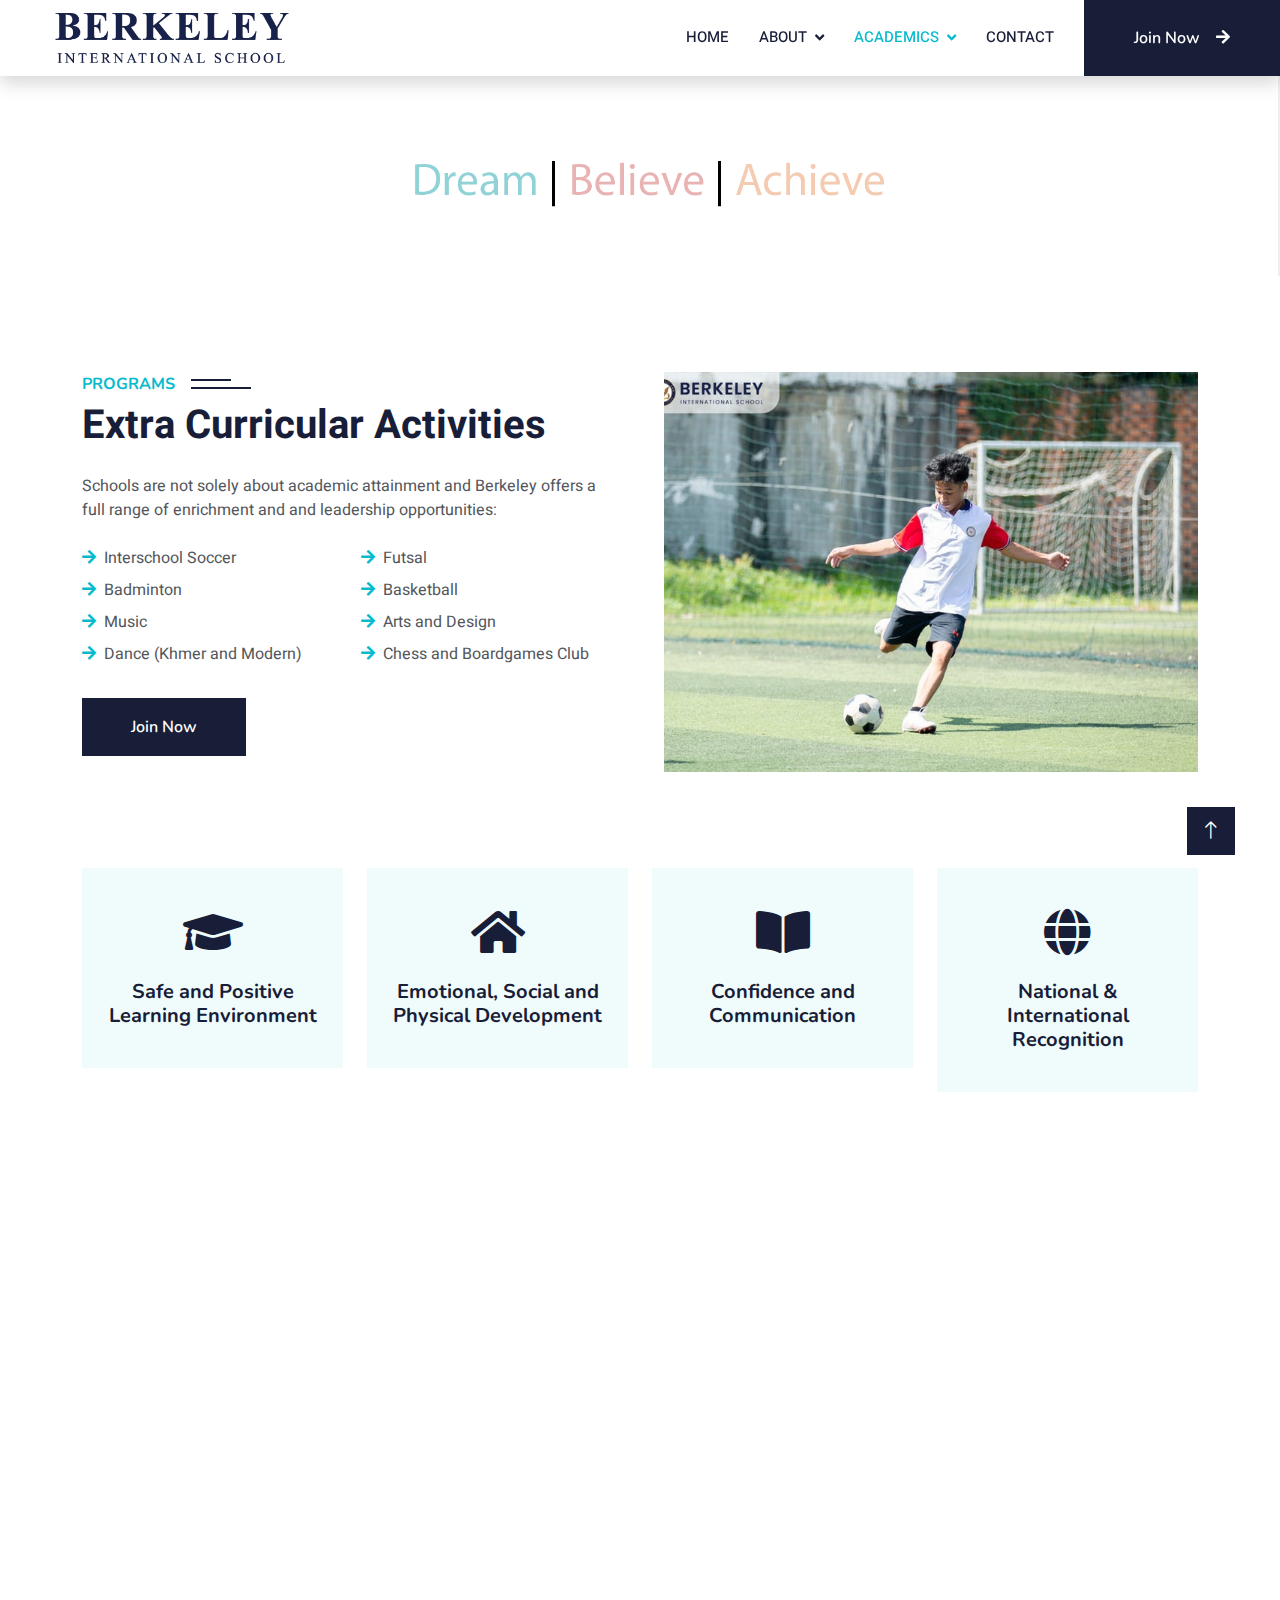
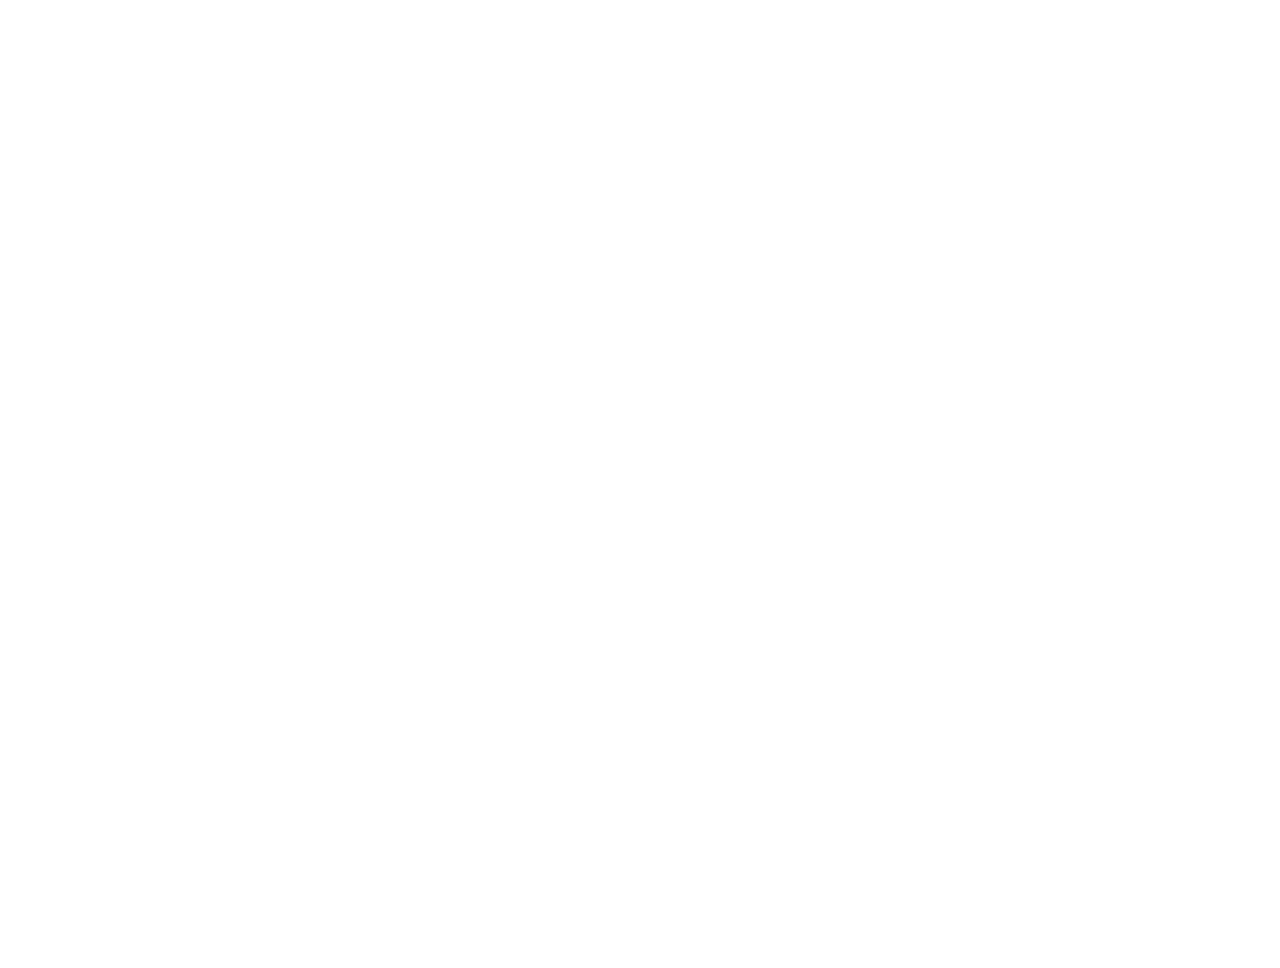
<file: eca.html>
<!DOCTYPE html>
<html lang="en">

<head>
    <meta charset="utf-8">
    <title>BERKELEY - Extra Curricular Activities</title>
    <meta content="width=device-width, initial-scale=1.0" name="viewport">
    <meta content="" name="keywords">
    <meta content="" name="description">

    <!-- Favicon -->
    <link href="img/favicon.ico" rel="icon">

    <!-- Google Web Fonts -->
    <link rel="preconnect" href="https://fonts.googleapis.com">
    <link rel="preconnect" href="https://fonts.gstatic.com" crossorigin>
    <link href="https://fonts.googleapis.com/css2?family=Heebo:wght@400;500;600&family=Nunito:wght@600;700;800&display=swap" rel="stylesheet">

    <!-- Icon Font Stylesheet -->
    <link href="https://cdnjs.cloudflare.com/ajax/libs/font-awesome/5.10.0/css/all.min.css" rel="stylesheet">
    <link href="https://cdn.jsdelivr.net/npm/bootstrap-icons@1.4.1/font/bootstrap-icons.css" rel="stylesheet">

    <!-- Libraries Stylesheet -->
    <link href="lib/animate/animate.min.css" rel="stylesheet">
    <link href="lib/owlcarousel/assets/owl.carousel.min.css" rel="stylesheet">

    <!-- Customized Bootstrap Stylesheet -->
    <link href="css/bootstrap.min.css" rel="stylesheet">

    <!-- Template Stylesheet -->
    <link href="css/style.css" rel="stylesheet">
</head>

<body>
    <!-- Spinner Start -->
    <div id="spinner" class="show bg-white position-fixed translate-middle w-100 vh-100 top-50 start-50 d-flex align-items-center justify-content-center">
        <div class="spinner-border text-primary" style="width: 3rem; height: 3rem;" role="status">
            <span class="sr-only">Loading...</span>
        </div>
    </div>
    <!-- Spinner End -->


    <!-- Navbar Start -->
    <nav class="navbar navbar-expand-lg bg-white navbar-light shadow sticky-top p-0">
        <a href="index.html" class="navbar-brand d-flex align-items-center px-4 px-lg-5">
            <img src="img/nav2.png" width="auto" height="50">
            <h2 class="m-0 text-primary"><!--i class="fa fa-book me-3"--> </h2> 
        </a>
        <button type="button" class="navbar-toggler me-4" data-bs-toggle="collapse" data-bs-target="#navbarCollapse">
            <span class="navbar-toggler-icon"></span>
        </button>
        <div class="collapse navbar-collapse" id="navbarCollapse">
            <div class="navbar-nav ms-auto p-4 p-lg-0">
                <a href="index.html" class="nav-item nav-link">Home</a>
                <div class="nav-item dropdown">
                    <a href="#" class="nav-link dropdown-toggle" data-bs-toggle="dropdown">About</a>
                    <div class="dropdown-menu fade-down m-0">
                        <a href="about.html" class="dropdown-item">About Us</a>
                        <a href="gallery.html" class="dropdown-item">Gallery / Activities</a>
                        <a href="work.html" class="dropdown-item">Work with us</a>
                    </div>
                </div>
                <div class="nav-item dropdown">
                    <a href="#" class="nav-link dropdown-toggle active" data-bs-toggle="dropdown">Academics</a>
                    <div class="dropdown-menu fade-down m-0">
                        <a href="early.html" class="dropdown-item">Early Years</a>
                        <a href="primary.html" class="dropdown-item">Primary school</a>
                        <a href="secondary.html" class="dropdown-item">Secondary School</a>
                        <a href="eca.html"  class="dropdown-item active">Extra Curricular Activities</a>
                        <a href="calendar.html" class="dropdown-item">Calendar</a>
                        <a href="admissions.html" class="dropdown-item">Admissions</a>
                    </div>
                </div>
                
                <a href="contact.html" class="nav-item nav-link">Contact</a>
            </div>
            <a href="contact.html" class="btn btn-primary py-4 px-lg-5 d-none d-lg-block">Join Now<i class="fa fa-arrow-right ms-3"></i></a>
        </div>
    </nav>
    <!-- Navbar End -->

    <!-- Header Start -->
    <div class="container-fluid bg-primary py-5 mb-5 page-header">
        <div class="container py-5">
            <div class="row justify-content-center">
                <div class="col-lg-10 text-center">
                    <h1 class="display-3 text-white animated slideInDown"></h1>
                    <!--nav aria-label="breadcrumb">
                        <ol class="breadcrumb justify-content-center">
                            <li class="breadcrumb-item"><a class="text-white" href="#"></a></li>
                            <li class="breadcrumb-item"><a class="text-white" href="#"></a></li>
                            <li class="breadcrumb-item text-white active" aria-current="page"></li>
                        </ol>
                    </nav-->
                </div>
            </div>
        </div>
    </div>
    <!-- Header End -->
     <!-- About Start -->
     <div class="container-xxl py-5">
        <div class="container">
            <div class="row g-5">
                <div class="col-lg-6 wow fadeInUp" data-wow-delay="0.3s">
                    <h6 class="section-title bg-white text-start text-primary pe-3">Programs</h6>
                    <h1 class="mb-4">Extra Curricular Activities</h1>
                    <p class="mb-4">
                        Schools are not solely about academic attainment and Berkeley offers a full range of enrichment and and leadership opportunities:
                    </p>
                    
                    <div class="row gy-2 gx-4 mb-4">
                        <div class="col-sm-6">
                            <p class="mb-0"><i class="fa fa-arrow-right text-primary me-2"></i>Interschool Soccer</p>   
                        </div>
                        <div class="col-sm-6">
                            <p class="mb-0"><i class="fa fa-arrow-right text-primary me-2"></i>Futsal</p>   
                        </div>
                        <div class="col-sm-6">
                            <p class="mb-0"><i class="fa fa-arrow-right text-primary me-2"></i>Badminton</p>   
                        </div>
                        <div class="col-sm-6">
                            <p class="mb-0"><i class="fa fa-arrow-right text-primary me-2"></i>Basketball</p>   
                        </div>
                        <div class="col-sm-6">
                            <p class="mb-0"><i class="fa fa-arrow-right text-primary me-2"></i>Music</p>   
                        </div>
                        <div class="col-sm-6">
                            <p class="mb-0"><i class="fa fa-arrow-right text-primary me-2"></i>Arts and Design</p>   
                        </div>
                        <div class="col-sm-6">
                            <p class="mb-0"><i class="fa fa-arrow-right text-primary me-2"></i>Dance (Khmer and Modern)</p>   
                        </div>
                        <div class="col-sm-6">
                            <p class="mb-0"><i class="fa fa-arrow-right text-primary me-2"></i>Chess and Boardgames Club </p>   
                        </div>
                       
                       
                       
                    </div>
                    <a class="btn btn-primary py-3 px-5 mt-2" href="contact.html">Join Now</a>
                </div>
                <div class="col-lg-6 wow fadeInUp" data-wow-delay="0.1s" style="min-height: 400px;">
                    <div class="position-relative h-100">
                        <img class="img-fluid position-absolute w-100 h-100" src="img/brochure/sports.jpeg" alt="" style="object-fit: cover;">
                    </div>
                </div>
                
            </div>
        </div>
    </div>
    <!-- About End -->
    <div class="container-xxl py-5">
        <div class="container">
            <div class="row g-4">
                <div class="col-lg-3 col-sm-6 wow fadeInUp service" data-wow-delay="0.1s">
                    <div class="service-item text-center pt-3">
                        <div class="p-4">
                            <i class="fa fa-3x fa-graduation-cap icons mb-4"></i>
                            <h5 class="mb-3">Safe and Positive Learning Environment</h5>
                            <p></p>
                        </div>
                    </div>
                </div>
                <div class="col-lg-3 col-sm-6 wow fadeInUp service" data-wow-delay="0.3s">
                    <div class="service-item text-center pt-3">
                        <div class="p-4">
                            <i class="fa fa-3x fa-home icons mb-4"></i>
                            <h5 class="mb-3">Emotional, Social and Physical Development</h5>
                            <p></p>
                        </div>
                    </div>
                </div>
                <div class="col-lg-3 col-sm-6 wow fadeInUp service" data-wow-delay="0.5s">
                    <div class="service-item text-center pt-3">
                        <div class="p-4">
                            <i class="fa fa-3x fa-book-open icons mb-4"></i>
                            <h5 class="mb-3">Confidence and Communication</h5>
                            <p></p>
                        </div>
                    </div>
                </div>
                <div class="col-lg-3 col-sm-6 wow fadeInUp service" data-wow-delay="0.7s">
                    <div class="service-item text-center pt-3">
                        <div class="p-4">
                            <i class="fa fa-3x fa-globe icons mb-4"></i>
                            <h5 class="mb-3">National & International Recognition</h5>
                            <p></p>
                        </div>
                    </div>
                </div>
            </div>
        </div>
    </div>

       <!-- Categories Start -->
    <div class="container-xxl py-5 category">
        <div class="container">
            <div class="text-center wow fadeInUp" data-wow-delay="0.1s">
                <h6 class="section-title bg-white text-center text-primary px-3"></h6>
                <h1 class="mb-5"> </h1>
            </div>
            <div class="row g-3">
                <div class="col-lg-7 col-md-6">
                    <div class="row g-3">
                        <div class="col-lg-12 col-md-12 " data-wow-delay="0.1s">
                            <a class="position-relative d-block overflow-hidden wow zoomIn">
                                <img class="img-fluid" src="img/gallery/badmigton2023/2.jpg" alt="">
                                
                            </a>
                        </div>
                        <div class="col-lg-6 col-md-12 wow zoomIn" data-wow-delay="0.3s">
                            <a class="position-relative d-block overflow-hidden" >
                                <img class="img-fluid" src="img/gallery/chrismass2023/2.jpg" alt="">
                                <!--div class="bg-white text-center position-absolute bottom-0 end-0 py-2 px-3" style="margin: 1px;">
                                    <h5 class="m-0">Early Years Programs</h5>
                                    <small class="text-primary">16 months up</small>
                                </div-->
                            </a>
                        </div>
                        <div class="col-lg-6 col-md-12 wow zoomIn" data-wow-delay="0.5s">
                            <a class="position-relative d-block overflow-hidden" >
                                <img class="img-fluid" src="img/gallery/chrismass2023/4.jpg" alt="">
                               
                            </a>
                        </div>
                    </div>
                </div>
                <div class="col-lg-5 col-md-6 wow zoomIn" data-wow-delay="0.7s" style="min-height: 350px;">
                    <a class="position-relative d-block h-100 overflow-hidden">
                        <img class="img-fluid position-absolute w-100 h-100" src="img/brochure/sports.jpeg" alt="" style="object-fit: cover;">
                        
                    </a>
                </div>
            </div>
        </div>
    </div>
    <!-- Categories Start -->
   
    
    <!-- Team Start>
    <div class="container-xxl py-5">
        <div class="container">
            <div class="text-center wow fadeInUp" data-wow-delay="0.1s">
                <h6 class="section-title bg-white text-center text-primary px-3">Expert Instructors</h6>
                <h1 class="mb-5"></h1>
            </div>
            <div class="row g-3">
                
                <div class="col-lg-4 col-md-4 wow fadeInUp" data-wow-delay="0.3s">
                    <div class="team-item bg-light">
                        <div class="overflow-hidden">
                            <img class="img-fluid" src="img/team-2.jpg" alt="">
                        </div>
                        <div class="position-relative d-flex justify-content-center" style="margin-top: -23px;">
                            <div class="bg-light d-flex justify-content-center pt-2 px-1">
                                <a class="btn btn-sm-square btn-primary mx-1" href=""><i class="fab fa fa-envelope"></i></a>
                                <a class="btn btn-sm-square btn-primary mx-1" href=""><i class="fab fa-telegram"></i></a>>
                            </div>
                        </div>
                        <div class="text-center p-4">
                            <h5 class="mb-0">Sophy Keo</h5>
                            <small>Early Years Coordinator</small>
                        </div>
                    </div>
                </div>
                <div class="col-lg-4 col-md-4 wow fadeInUp" data-wow-delay="0.5s">
                    <div class="team-item bg-light">
                        <div class="overflow-hidden">
                            <img class="img-fluid" src="img/team-3.jpg" alt="">
                        </div>
                        <div class="position-relative d-flex justify-content-center" style="margin-top: -23px;">
                            <div class="bg-light d-flex justify-content-center pt-2 px-1">
                                
                                <a class="btn btn-sm-square btn-primary mx-1" href=""><i class="fab fa fa-envelope"></i></a>
                                <a class="btn btn-sm-square btn-primary mx-1" href=""><i class="fab fa-telegram"></i></a>
                            </div>
                        </div>
                        <div class="text-center p-4">
                            <h5 class="mb-0">Natalie Somethign</h5>
                            <small>Elary Years Teacher</small>
                        </div>
                    </div>
                </div>
                <div class="col-lg-4 col-md-4 wow fadeInUp" data-wow-delay="0.7s">
                    <div class="team-item bg-light">
                        <div class="overflow-hidden">
                            <img class="img-fluid" src="img/team-4.jpg" alt="">
                        </div>
                        <div class="position-relative d-flex justify-content-center" style="margin-top: -23px;">
                            <div class="bg-light d-flex justify-content-center pt-2 px-1">
                                <a class="btn btn-sm-square btn-primary mx-1" href=""><i class="fab fa fa-envelope"></i></a>
                                <a class="btn btn-sm-square btn-primary mx-1" href=""><i class="fab fa-telegram"></i></a>
                            </div>
                        </div>
                        <div class="text-center p-4">
                            <h5 class="mb-0">Something</h5>
                            <small>National EY Teacher</small>
                        </div>
                    </div>
                    
                </div>
            </div>
        </div>
    </div>
    <!-- Team End -->
    
         

    <!-- Footer Start -->
<div class="container-fluid bg-dark text-light footer pt-5 mt-5 wow fadeIn" data-wow-delay="0.1s">
    <div class="container py-5">
        <div class="row g-5">
            <div class="col-lg-3 col-md-6">
                <h4 class="text-white fw-bold d-block">BERKELEY International School</h4>
                <p>
                    Berkeley Internatinal School (BIS) is a culturally diverse school with campuses in Phsar Kandal and Toul Kork areas. BIS strives to offer a world-class education at an affordable cost.
                </p>
            </div>
            <div class="col-lg-3 col-md-6">
                <h4 class="text-white mb-3">Quick Link</h4>
                <a class="btn btn-link" href="about.html">About Us</a>
                <a class="btn btn-link" href="gallery.html">Gallery</a>
                <a class="btn btn-link" href="work.html">Work With US</a>
                <a class="btn btn-link" href="early.html">Early Years</a>
                <a class="btn btn-link" href="primary.html">Cambridge Primary</a>
                <a class="btn btn-link" href="secondary.html">Cambridge Secondary</a>
                <a class="btn btn-link" href="eca.html">ECAs</a>
                <a class="btn btn-link" href="calendar.html">Calendar</a>
                <a class="btn btn-link" href="admissions.html">Admissions</a>
                <a class="btn btn-link" href="contact.html">Contact Us</a>
                
            </div>
            <div class="col-lg-3 col-md-6">
                <h4 class="text-white mb-3">Follow Us</h4>
                <a class="btn btn-link" href="https://www.facebook.com/BerkeleyInternationalSchool" target="_blank">On Facebook</a>
                <a class="btn btn-link" href="https://www.instagram.com/berkeley_international_school/" target="_blank">On Instagram</a>
                <!--a class="btn btn-link" href="">On Linkedin</a-->
            </div>
            <div class="col-lg-3 col-md-6">
                <h4 class="text-white mb-3">Contact</h4>
                <p class="mb-2"><i class="fa fa-map-marker-alt me-3"></i>Phsar Kandal Campus: #169, St. 136, Phsar Kandal II, Daun Penh, Phnom Penh</p>
                <p class="mb-2"><i class="fa fa-map-marker-alt me-3"></i>Toul Kork Campus: #22A, St. 273, Beoung Kak I, Toul Kork, Phnom Penh</p>
                <p class="mb-2"><i class="fa fa-phone-alt me-3"></i>12 900 242 / 12 872 630</p>
                <p class="mb-2"><i class="fa fa-envelope me-3"></i>info@bischool.edu.kh</p>
               
            </div>
            
        </div>
    </div>
    <div class="container">
        <div class="copyright">
            <div class="row">
                <div class="col-md-6 text-center text-md-start mb-3 mb-md-0">
                    &copy; <a class="border-bottom" href="#">BISchool</a>, All Right Reserved.

                    
                    Designed By <a class="border-bottom" href="https://martinislas.github.io/martinislas/" target="_blank">Martin Islas</a>
                </div>
                
            </div>
        </div>
    </div>
</div>
<!-- Footer End -->


    <!-- Back to Top -->
    <a href="#" class="btn btn-lg btn-primary btn-lg-square back-to-top"><i class="bi bi-arrow-up"></i></a>


    <!-- JavaScript Libraries -->
    <script src="https://code.jquery.com/jquery-3.4.1.min.js"></script>
    <script src="https://cdn.jsdelivr.net/npm/bootstrap@5.0.0/dist/js/bootstrap.bundle.min.js"></script>
    <script src="lib/wow/wow.min.js"></script>
    <script src="lib/easing/easing.min.js"></script>
    <script src="lib/waypoints/waypoints.min.js"></script>
    <script src="lib/owlcarousel/owl.carousel.min.js"></script>

    <!-- Template Javascript -->
    <script src="js/main.js"></script>
</body>

</html>
</file>
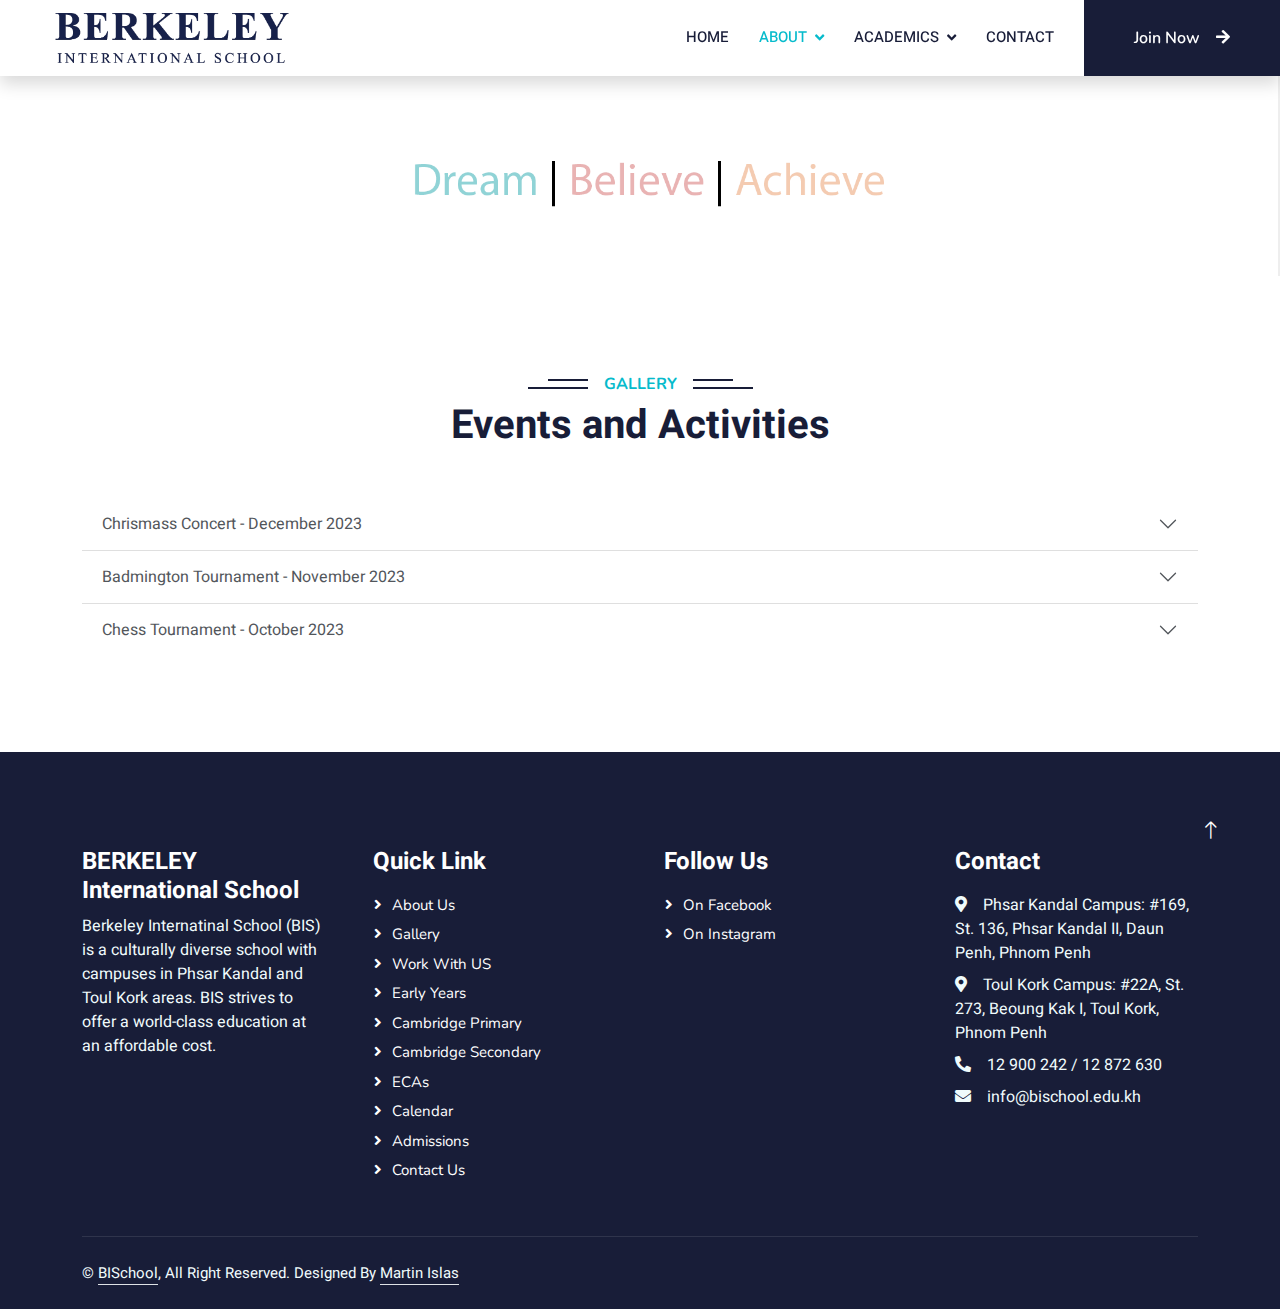
<file: gallery.html>
<!DOCTYPE html>
<html lang="en">

<head>
    <meta charset="utf-8">
    <title>BERKELEY - Gallery</title>
    <meta content="width=device-width, initial-scale=1.0" name="viewport">
    <meta content="" name="keywords">
    <meta content="" name="description">

    <!-- Favicon -->
    <link href="img/favicon.ico" rel="icon">

    <!-- Google Web Fonts -->
    <link rel="preconnect" href="https://fonts.googleapis.com">
    <link rel="preconnect" href="https://fonts.gstatic.com" crossorigin>
    <link href="https://fonts.googleapis.com/css2?family=Heebo:wght@400;500;600&family=Nunito:wght@600;700;800&display=swap" rel="stylesheet">

    <!-- Icon Font Stylesheet -->
    <link href="https://cdnjs.cloudflare.com/ajax/libs/font-awesome/5.10.0/css/all.min.css" rel="stylesheet">
    <link href="https://cdn.jsdelivr.net/npm/bootstrap-icons@1.4.1/font/bootstrap-icons.css" rel="stylesheet">

    <!-- Libraries Stylesheet -->
    <link href="lib/animate/animate.min.css" rel="stylesheet">
    <link href="lib/owlcarousel/assets/owl.carousel.min.css" rel="stylesheet">

    <!-- Customized Bootstrap Stylesheet -->
    <link href="css/bootstrap.min.css" rel="stylesheet">

    <!-- Template Stylesheet -->
    <link href="css/style.css" rel="stylesheet">
    

</head>

<body>
    <!-- Spinner Start -->
    <div id="spinner" class="show bg-white position-fixed translate-middle w-100 vh-100 top-50 start-50 d-flex align-items-center justify-content-center">
        <div class="spinner-border text-primary" style="width: 3rem; height: 3rem;" role="status">
            <span class="sr-only">Loading...</span>
        </div>
    </div>
    <!-- Spinner End -->


    <!-- Navbar Start -->
    <nav class="navbar navbar-expand-lg bg-white navbar-light shadow sticky-top p-0">
        <a href="index.html" class="navbar-brand d-flex align-items-center px-4 px-lg-5">
            <img src="img/nav2.png" width="auto" height="50">
            <h2 class="m-0 text-primary"><!--i class="fa fa-book me-3"--> </h2> 
        </a>
        <button type="button" class="navbar-toggler me-4" data-bs-toggle="collapse" data-bs-target="#navbarCollapse">
            <span class="navbar-toggler-icon"></span>
        </button>
        <div class="collapse navbar-collapse" id="navbarCollapse">
            <div class="navbar-nav ms-auto p-4 p-lg-0">
                <a href="index.html" class="nav-item nav-link">Home</a>
                <div class="nav-item dropdown">
                    <a href="#" class="nav-link dropdown-toggle active" data-bs-toggle="dropdown">About</a>
                    <div class="dropdown-menu fade-down m-0">
                        <a href="about.html" class="dropdown-item">About Us</a>
                        <a href="gallery.html" class="dropdown-item active">Gallery / Activities</a>
                        <a href="work.html" class="dropdown-item">Work with us</a>
                    </div>
                </div>
                <div class="nav-item dropdown">
                    <a href="#" class="nav-link dropdown-toggle" data-bs-toggle="dropdown">Academics</a>
                    <div class="dropdown-menu fade-down m-0">
                        <a href="early.html" class="dropdown-item">Early Years</a>
                        <a href="primary.html" class="dropdown-item active">Primary school</a>
                        <a href="secondary.html" class="dropdown-item">Secondary School</a>
                        <a href="eca.html"  class="dropdown-item">Extra Curricular Activities</a>
                        <a href="calendar.html" class="dropdown-item">Calendar</a>
                        <a href="admissions.html" class="dropdown-item">Admissions</a>
                    </div>
                </div>
                
                <a href="contact.html" class="nav-item nav-link">Contact</a>
            </div>
            <a href="contact.html" class="btn btn-primary py-4 px-lg-5 d-none d-lg-block">Join Now<i class="fa fa-arrow-right ms-3"></i></a>
        </div>
    </nav>
    <!-- Navbar End -->

    <!-- Header Start -->
    <div class="container-fluid bg-primary py-5 mb-5 page-header">
        <div class="container py-5">
            <div class="row justify-content-center">
                <div class="col-lg-10 text-center">
                    <h1 class="display-3 text-white animated slideInDown"></h1>
                    <!--nav aria-label="breadcrumb">
                        <ol class="breadcrumb justify-content-center">
                            <li class="breadcrumb-item"><a class="text-white" href="#"></a></li>
                            <li class="breadcrumb-item"><a class="text-white" href="#"></a></li>
                            <li class="breadcrumb-item text-white active" aria-current="page"></li>
                        </ol>
                    </nav-->
                </div>
            </div>
        </div>
    </div>
    <!-- Header End -->
     
    
    <!-- Categories Start -->
    <div class="container-xxl py-5 category">
        <div class="container" >
            <div class="text-center wow fadeInUp" data-wow-delay="0.1s">
                <h6 class="section-title bg-white text-center text-primary px-3">Gallery</h6>
                <h1 class="mb-5">Events and Activities</h1>

            </div>

            <div class="accordion accordion-flush" id="accordionFlushExample">
                <div class="accordion-item">
                    <h2 class="accordion-header" id="flush-headingOne">
                        <button class="accordion-button collapsed" type="button" data-bs-toggle="collapse" data-bs-target="#flush-collapseOne" aria-expanded="false" aria-controls="flush-collapseOne">
                        Chrismass Concert - December 2023
                        </button>
                    </h2>
                    <div id="flush-collapseOne" class="accordion-collapse collapse" aria-labelledby="flush-headingOne" data-bs-parent="#accordionFlushExample">
                    
                        <div class="accordion-body">

                        <!--Carousel Start-->
                            <div id="carouselExampleDark" class="carousel carousel-dark slide" data-bs-ride="carousel">
                                <div class="carousel-indicators">
                                    <button type="button" data-bs-target="#carouselExampleDark" data-bs-slide-to="0" class="active" aria-current="true" aria-label="Slide 1"></button>
                                    <button type="button" data-bs-target="#carouselExampleDark" data-bs-slide-to="1" aria-label="Slide 2"></button>
                                    <button type="button" data-bs-target="#carouselExampleDark" data-bs-slide-to="2" aria-label="Slide 3"></button>
                                    <button type="button" data-bs-target="#carouselExampleDark" data-bs-slide-to="3" aria-label="Slide 4"></button>
                                    <button type="button" data-bs-target="#carouselExampleDark" data-bs-slide-to="4" aria-label="Slide 5"></button>
                                    <button type="button" data-bs-target="#carouselExampleDark" data-bs-slide-to="5" aria-label="Slide 6"></button>
                                </div>


                                <div class="carousel-inner">
                                    <div class="carousel-item active" data-bs-interval="10000">
                                        <img src="img/gallery/chrismass2023/1.jpg" class="d-block w-75 mx-auto" alt="...">
                                    </div>
                                    <div class="carousel-item" data-bs-interval="2000">
                                        <img src="img/gallery/chrismass2023/2.jpg" class="d-block w-75 mx-auto" alt="...">
                                    </div>
                                    <div class="carousel-item">
                                    <img src="img/gallery/chrismass2023/3.jpg" class="d-block w-75 mx-auto" alt="...">
                                    </div>
                                    <div class="carousel-item">
                                        <img src="img/gallery/chrismass2023/4.jpg" class="d-block w-75 mx-auto" alt="...">
                                    </div>
                                    <div class="carousel-item">
                                        <img src="img/gallery/chrismass2023/5.jpg" class="d-block w-75 mx-auto" alt="...">
                                    </div>
                                    <div class="carousel-item">
                                        <img src="img/gallery/chrismass2023/6.jpg" class="d-block w-75 mx-auto" alt="...">
                                    </div>





                            </div>
                            <button class="carousel-control-prev" type="button" data-bs-target="#carouselExampleDark" data-bs-slide="prev">
                                <span class="carousel-control-prev-icon" aria-hidden="true"></span>
                                <span class="visually-hidden">Previous</span>
                            </button>
                            <button class="carousel-control-next" type="button" data-bs-target="#carouselExampleDark" data-bs-slide="next">
                                <span class="carousel-control-next-icon" aria-hidden="true"></span>
                                <span class="visually-hidden">Next</span>
                            </button>
                        </div>
                        <!--Carousel ends-->

                    </div>

                </div>
            </div>

            <div class="accordion-item">
                <h2 class="accordion-header" id="flush-headingTwo">
                    <button class="accordion-button collapsed" type="button" data-bs-toggle="collapse" data-bs-target="#flush-collapseTwo" aria-expanded="false" aria-controls="flush-collapseTwo">
                    Badmington Tournament - November 2023
                    </button>
                </h2>

                <div id="flush-collapseTwo" class="accordion-collapse collapse" aria-labelledby="flush-headingTwo" data-bs-parent="#accordionFlushExample">
                    <div class="accordion-body">
                         
                        <!--Carousel Start-->
                        <div id="carouselExampleDark1" class="carousel carousel-dark slide"                         data-bs-ride="carousel1">
                            <div class="carousel-indicators">
                                <button type="button" data-bs-target="#carouselExampleDark1"                        data-bs-slide-to="0" class="active" aria-current="true"                     aria-label="Slide 1"></button>
                                <button type="button" data-bs-target="#carouselExampleDark1"                        data-bs-slide-to="1" aria-label="Slide 2"></button>
                                <button type="button" data-bs-target="#carouselExampleDark1"                        data-bs-slide-to="2" aria-label="Slide 3"></button>
                                <button type="button" data-bs-target="#carouselExampleDark1"                        data-bs-slide-to="3" aria-label="Slide 4"></button>
                                <button type="button" data-bs-target="#carouselExampleDark1"                        data-bs-slide-to="4" aria-label="Slide 5"></button>
                            </div>

                            <div class="carousel-inner">
                                <div class="carousel-item active" data-bs-interval="10000">
                                    <img src="img/gallery/badmigton2023/1.jpg" class="d-block w-75 mx-auto"alt="...">
                                </div>
                                <div class="carousel-item" data-bs-interval="2000">
                                    <img src="img/gallery/badmigton2023/2.jpg" class="d-block w-75 mx-auto" alt="...">
                                </div>
                                <div class="carousel-item">
                                    <img src="img/gallery/badmigton2023/3.jpg" class="d-block w-75 mx-auto" alt="...">
                                </div>
                                <div class="carousel-item">
                                    <img src="img/gallery/badmigton2023/4.jpg" class="d-block w-75 mx-auto" alt="...">
                                </div>
                                <div class="carousel-item">
                                    <img src="img/gallery/badmigton2023/5.jpg" class="d-block w-75 mx-auto" alt="...">
                                </div>

                            </div>
                            <button class="carousel-control-prev" type="button"                         data-bs-target="#carouselExampleDark1" data-bs-slide="prev">
                                <span class="carousel-control-prev-icon" aria-hidden="true"></                      span>
                                <span class="visually-hidden">Previous</span>
                            </button>
                            <button class="carousel-control-next" type="button"                         data-bs-target="#carouselExampleDark1" data-bs-slide="next">
                                <span class="carousel-control-next-icon" aria-hidden="true"></                      span>
                                <span class="visually-hidden">Next</span>
                            </button>
                        </div>
                        <!--Carousel ends-->


                    </div>
                </div>
            </div>


            <div class="accordion-item">
                <h2 class="accordion-header" id="flush-headingThree">
                    <button class="accordion-button collapsed" type="button" data-bs-toggle="collapse" data-bs-target="#flush-collapseThree" aria-expanded="false" aria-controls="flush-collapseThree">
                      Chess Tournament - October 2023
                    </button>
                </h2>
                <div id="flush-collapseThree" class="accordion-collapse collapse" aria-labelledby="flush-headingThree" data-bs-parent="#accordionFlushExample">
                    <div class="accordion-body">

                         <!--Carousel Start-->
                        <div id="carouselExampleDark2" class="carousel carousel-dark slide" data-bs-ride="carousel">
                            <div class="carousel-indicators">
                                <button type="button" data-bs-target="#carouselExampleDark2" data-bs-slide-to="0" class="active" aria-current="true" aria-label="Slide 1"></button>
                                <button type="button" data-bs-target="#carouselExampleDark2" data-bs-slide-to="1" aria-label="Slide 2"></button>
                                <button type="button" data-bs-target="#carouselExampleDark2" data-bs-slide-to="2" aria-label="Slide 3"></button>
                                <button type="button" data-bs-target="#carouselExampleDark2" data-bs-slide-to="3" aria-label="Slide 4"></button>

                            </div>
                            <div class="carousel-inner">
                                <div class="carousel-item active" data-bs-interval="10000">
                                    <img src="img/gallery/chess2023/1.jpg" class="d-block w-75 mx-auto" alt="...">
                                
                                </div>
                            <div class="carousel-item" data-bs-interval="2000">
                                <img src="img/gallery/chess2023/2.jpg" class="d-block w-75 mx-auto" alt="...">
                                
                            </div>
                            <div class="carousel-item">
                                <img src="img/gallery/chess2023/3.jpg" class="d-block w-75 mx-auto" alt="...">
                                
                            </div>
                            <div class="carousel-item">
                                <img src="img/gallery/chess2023/4.jpg" class="d-block w-75 mx-auto" alt="...">
                                
                            </div>
                        </div>
                            <button class="carousel-control-prev" type="button" data-bs-target="#carouselExampleDark2" data-bs-slide="prev">
                                <span class="carousel-control-prev-icon" aria-hidden="true"></span>
                                <span class="visually-hidden">Previous</span>
                            </button>
                            <button class="carousel-control-next" type="button" data-bs-target="#carouselExampleDark2" data-bs-slide="next">
                                <span class="carousel-control-next-icon" aria-hidden="true"></span>
                                <span class="visually-hidden">Next</span>
                            </button>
                        </div>
                        <!--Carousel ends-->

                    </div>
                </div>
            </div>
            
        </div>
        </div>
    </div>
    



    

    
         

<!-- Footer Start -->
<div class="container-fluid bg-dark text-light footer pt-5 mt-5 wow fadeIn" data-wow-delay="0.1s">
    <div class="container py-5">
        <div class="row g-5">
            <div class="col-lg-3 col-md-6">
                <h4 class="text-white fw-bold d-block">BERKELEY International School</h4>
                <p>
                    Berkeley Internatinal School (BIS) is a culturally diverse school with campuses in Phsar Kandal and Toul Kork areas. BIS strives to offer a world-class education at an affordable cost.
                </p>
            </div>
            <div class="col-lg-3 col-md-6">
                <h4 class="text-white mb-3">Quick Link</h4>
                <a class="btn btn-link" href="about.html">About Us</a>
                <a class="btn btn-link" href="gallery.html">Gallery</a>
                <a class="btn btn-link" href="work.html">Work With US</a>
                <a class="btn btn-link" href="early.html">Early Years</a>
                <a class="btn btn-link" href="primary.html">Cambridge Primary</a>
                <a class="btn btn-link" href="secondary.html">Cambridge Secondary</a>
                <a class="btn btn-link" href="eca.html">ECAs</a>
                <a class="btn btn-link" href="calendar.html">Calendar</a>
                <a class="btn btn-link" href="admissions.html">Admissions</a>
                <a class="btn btn-link" href="contact.html">Contact Us</a>
                
            </div>
            <div class="col-lg-3 col-md-6">
                <h4 class="text-white mb-3">Follow Us</h4>
                <a class="btn btn-link" href="https://www.facebook.com/BerkeleyInternationalSchool" target="_blank">On Facebook</a>
                <a class="btn btn-link" href="https://www.instagram.com/berkeley_international_school/" target="_blank">On Instagram</a>
               
            </div>
            <div class="col-lg-3 col-md-6">
                <h4 class="text-white mb-3">Contact</h4>
                <p class="mb-2"><i class="fa fa-map-marker-alt me-3"></i>Phsar Kandal Campus: #169, St. 136, Phsar Kandal II, Daun Penh, Phnom Penh</p>
                <p class="mb-2"><i class="fa fa-map-marker-alt me-3"></i>Toul Kork Campus: #22A, St. 273, Beoung Kak I, Toul Kork, Phnom Penh</p>
                <p class="mb-2"><i class="fa fa-phone-alt me-3"></i>12 900 242 / 12 872 630</p>
                <p class="mb-2"><i class="fa fa-envelope me-3"></i>info@bischool.edu.kh</p>
               
            </div>
           
        </div>
    </div>
    <div class="container">
        <div class="copyright">
            <div class="row">
                <div class="col-md-6 text-center text-md-start mb-3 mb-md-0">
                    &copy; <a class="border-bottom" href="#">BISchool</a>, All Right Reserved.

                    
                    Designed By <a class="border-bottom" href="https://martinislas.github.io/martinislas/" target="_blank">Martin Islas</a>
                </div>
            </div>
        </div>
    </div>
</div>
<!-- Footer End -->


    <!-- Back to Top -->
    <a href="#" class="btn btn-lg btn-primary btn-lg-square back-to-top"><i class="bi bi-arrow-up"></i></a>


    <!-- JavaScript Libraries -->
    <script src="https://code.jquery.com/jquery-3.4.1.min.js"></script>
    <script src="https://cdn.jsdelivr.net/npm/bootstrap@5.0.0/dist/js/bootstrap.bundle.min.js"></script>
    <script src="lib/wow/wow.min.js"></script>
    <script src="lib/easing/easing.min.js"></script>
    <script src="lib/waypoints/waypoints.min.js"></script>
    <script src="lib/owlcarousel/owl.carousel.min.js"></script>

    <!-- Template Javascript -->
    <script src="js/main.js"></script>
</body>

</html>
</file>
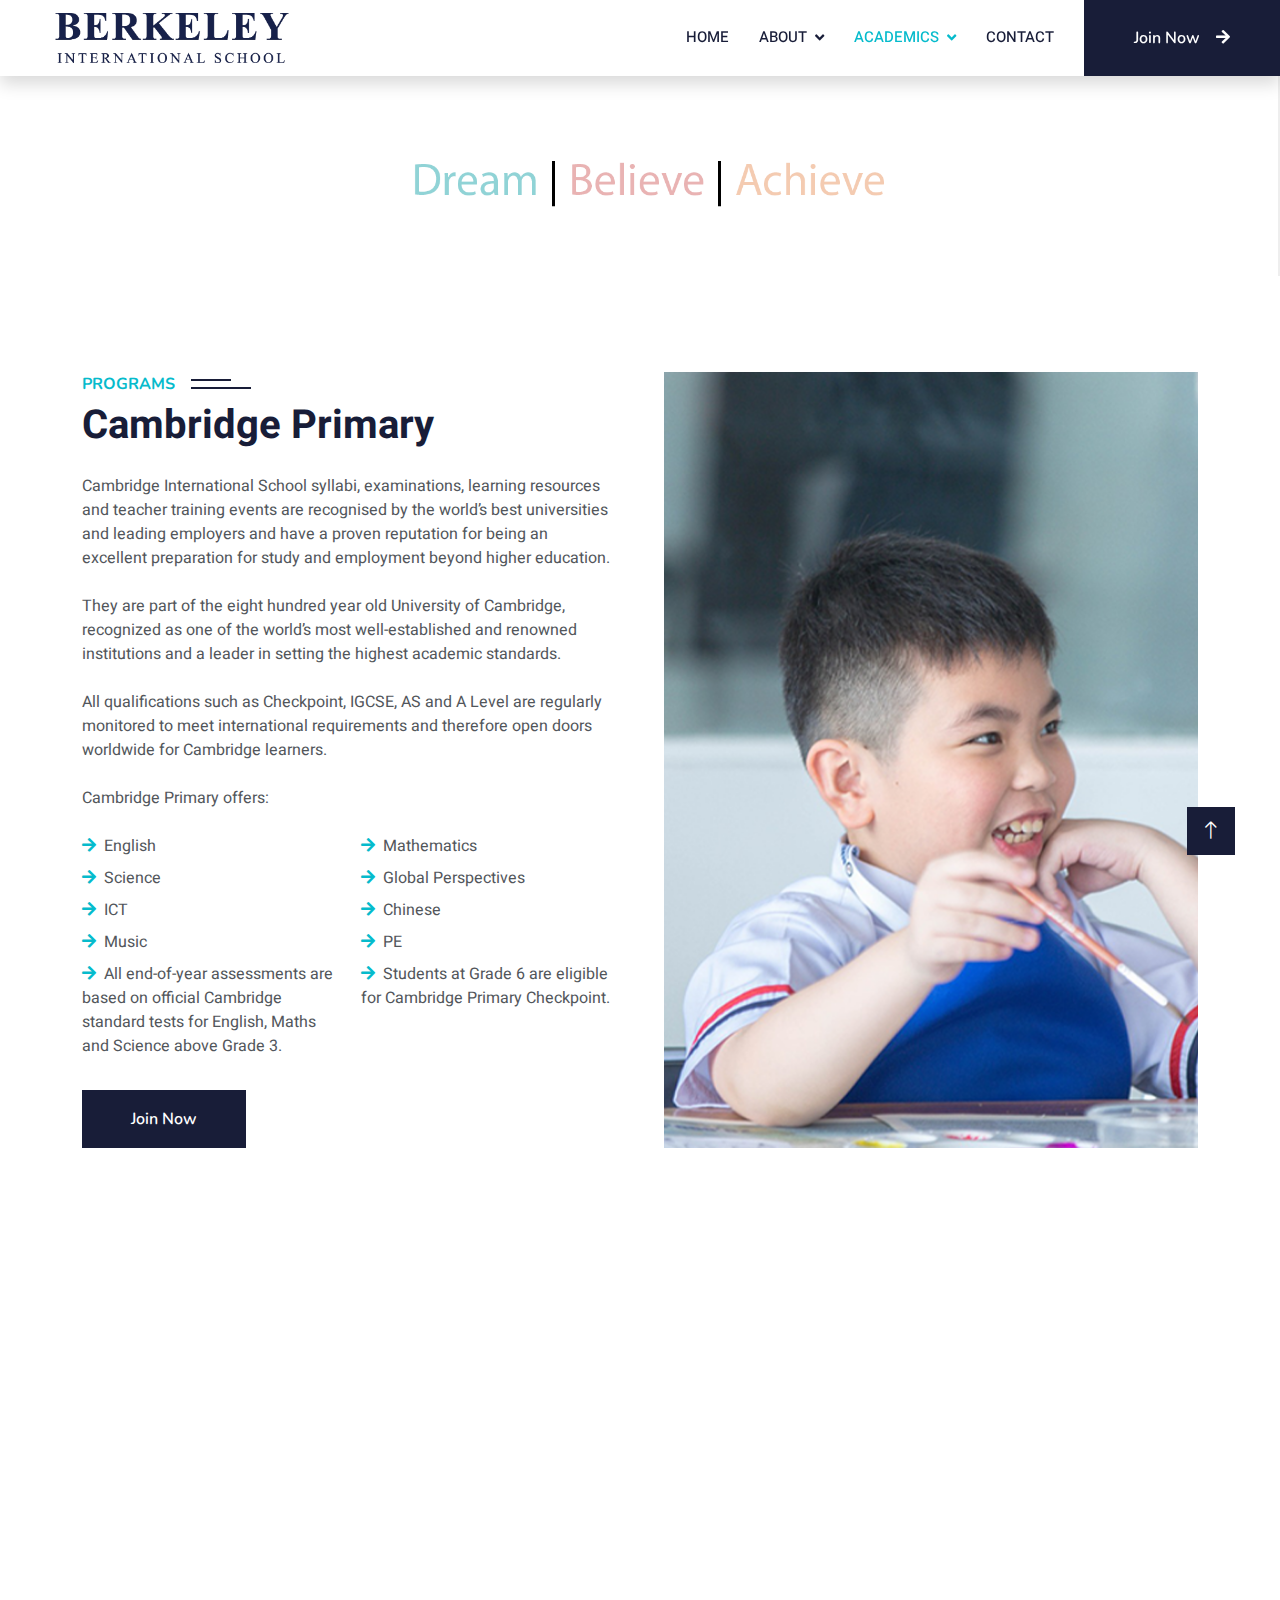
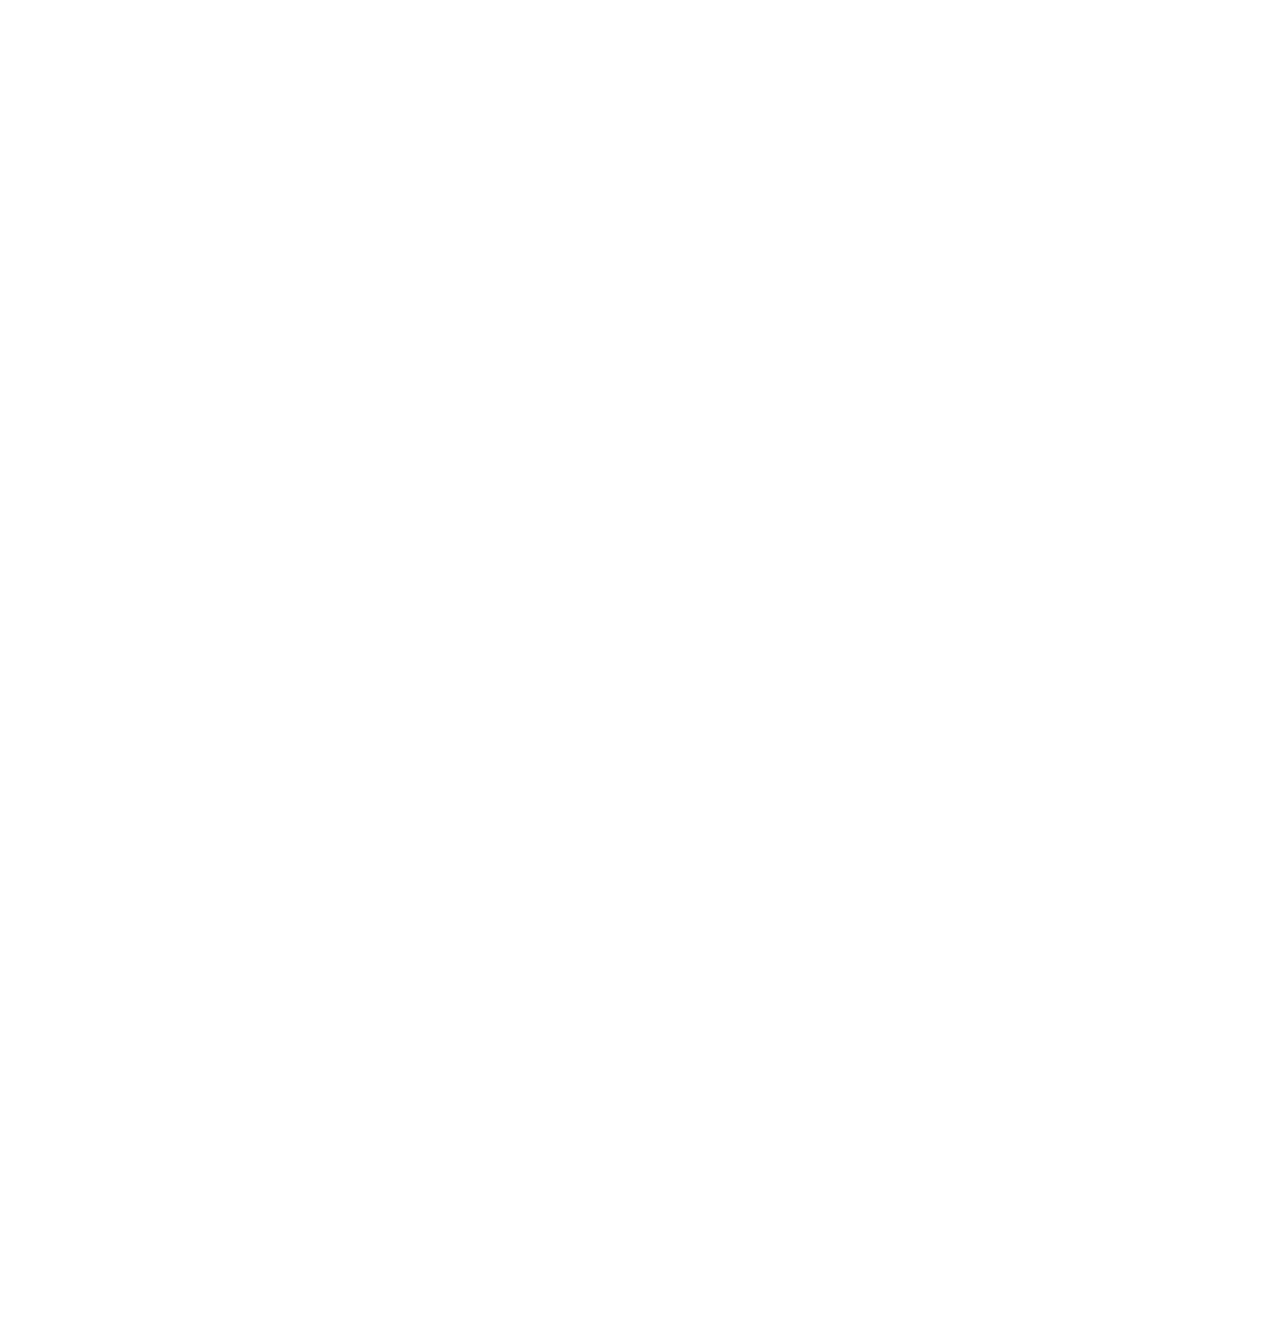
<file: primary.html>
<!DOCTYPE html>
<html lang="en">

<head>
    <meta charset="utf-8">
    <title>BERKELEY - Primary School</title>
    <meta content="width=device-width, initial-scale=1.0" name="viewport">
    <meta content="" name="keywords">
    <meta content="" name="description">

    <!-- Favicon -->
    <link href="img/favicon.ico" rel="icon">

    <!-- Google Web Fonts -->
    <link rel="preconnect" href="https://fonts.googleapis.com">
    <link rel="preconnect" href="https://fonts.gstatic.com" crossorigin>
    <link href="https://fonts.googleapis.com/css2?family=Heebo:wght@400;500;600&family=Nunito:wght@600;700;800&display=swap" rel="stylesheet">

    <!-- Icon Font Stylesheet -->
    <link href="https://cdnjs.cloudflare.com/ajax/libs/font-awesome/5.10.0/css/all.min.css" rel="stylesheet">
    <link href="https://cdn.jsdelivr.net/npm/bootstrap-icons@1.4.1/font/bootstrap-icons.css" rel="stylesheet">

    <!-- Libraries Stylesheet -->
    <link href="lib/animate/animate.min.css" rel="stylesheet">
    <link href="lib/owlcarousel/assets/owl.carousel.min.css" rel="stylesheet">

    <!-- Customized Bootstrap Stylesheet -->
    <link href="css/bootstrap.min.css" rel="stylesheet">

    <!-- Template Stylesheet -->
    <link href="css/style.css" rel="stylesheet">
</head>

<body>
    <!-- Spinner Start -->
    <div id="spinner" class="show bg-white position-fixed translate-middle w-100 vh-100 top-50 start-50 d-flex align-items-center justify-content-center">
        <div class="spinner-border text-primary" style="width: 3rem; height: 3rem;" role="status">
            <span class="sr-only">Loading...</span>
        </div>
    </div>
    <!-- Spinner End -->


    <!-- Navbar Start -->
    <nav class="navbar navbar-expand-lg bg-white navbar-light shadow sticky-top p-0">
        <a href="index.html" class="navbar-brand d-flex align-items-center px-4 px-lg-5">
            <img src="img/nav2.png" width="auto" height="50">
            <h2 class="m-0 text-primary"><!--i class="fa fa-book me-3"--> </h2> 
        </a>
        <button type="button" class="navbar-toggler me-4" data-bs-toggle="collapse" data-bs-target="#navbarCollapse">
            <span class="navbar-toggler-icon"></span>
        </button>
        <div class="collapse navbar-collapse" id="navbarCollapse">
            <div class="navbar-nav ms-auto p-4 p-lg-0">
                <a href="index.html" class="nav-item nav-link">Home</a>
                <div class="nav-item dropdown">
                    <a href="#" class="nav-link dropdown-toggle" data-bs-toggle="dropdown">About</a>
                    <div class="dropdown-menu fade-down m-0">
                        <a href="about.html" class="dropdown-item">About Us</a>
                        <a href="gallery.html" class="dropdown-item">Gallery / Activities</a>
                        <a href="work.html" class="dropdown-item">Work with us</a>
                    </div>
                </div>
                <div class="nav-item dropdown">
                    <a href="#" class="nav-link dropdown-toggle active" data-bs-toggle="dropdown">Academics</a>
                    <div class="dropdown-menu fade-down m-0">
                        <a href="early.html" class="dropdown-item">Early Years</a>
                        <a href="primary.html" class="dropdown-item active">Primary school</a>
                        <a href="secondary.html" class="dropdown-item">Secondary School</a>
                        <a href="eca.html"  class="dropdown-item">Extra Curricular Activities</a>
                        <a href="calendar.html" class="dropdown-item">Calendar</a>
                        <a href="admissions.html" class="dropdown-item">Admissions</a>
                    </div>
                </div>
                
                <a href="contact.html" class="nav-item nav-link">Contact</a>
            </div>
            <a href="contact.html" class="btn btn-primary py-4 px-lg-5 d-none d-lg-block">Join Now<i class="fa fa-arrow-right ms-3"></i></a>
        </div>
    </nav>
    <!-- Navbar End -->

    <!-- Header Start -->
    <div class="container-fluid bg-primary py-5 mb-5 page-header">
        <div class="container py-5">
            <div class="row justify-content-center">
                <div class="col-lg-10 text-center">
                    <h1 class="display-3 text-white animated slideInDown"></h1>
                    <!--nav aria-label="breadcrumb">
                        <ol class="breadcrumb justify-content-center">
                            <li class="breadcrumb-item"><a class="text-white" href="#"></a></li>
                            <li class="breadcrumb-item"><a class="text-white" href="#"></a></li>
                            <li class="breadcrumb-item text-white active" aria-current="page"></li>
                        </ol>
                    </nav-->
                </div>
            </div>
        </div>
    </div>
    <!-- Header End -->
     <!-- About Start -->
     <div class="container-xxl py-5">
        <div class="container">
            <div class="row g-5">
                <div class="col-lg-6 wow fadeInUp" data-wow-delay="0.3s">
                    <h6 class="section-title bg-white text-start text-primary pe-3">Programs</h6>
                    <h1 class="mb-4">Cambridge Primary</h1>
                    <p class="mb-4">
                        Cambridge International School syllabi, examinations, learning resources and teacher training events are recognised by the world’s best universities and leading employers and have a proven reputation for being an excellent preparation for study and employment beyond higher education.
                    </p>
                    <p class="mb-4"> 
                        They are part of the eight hundred year old University of Cambridge, recognized as one of the world’s most well-established and renowned institutions and a leader in setting the highest academic standards.
                    </p>
                    <p class="mb-4">
                        All qualifications such as Checkpoint, IGCSE, AS and A Level are regularly monitored to meet international requirements and therefore open doors worldwide for Cambridge learners. 
                    </p>
                    <p class="mb-4">Cambridge Primary offers:

                    </p>
                    <div class="row gy-2 gx-4 mb-4">
                        <div class="col-sm-6">
                            <p class="mb-0"><i class="fa fa-arrow-right text-primary me-2"></i>English</p>   
                        </div>
                        <div class="col-sm-6">
                            <p class="mb-0"><i class="fa fa-arrow-right text-primary me-2"></i>Mathematics</p>   
                        </div>
                        <div class="col-sm-6">
                            <p class="mb-0"><i class="fa fa-arrow-right text-primary me-2"></i>Science</p>   
                        </div>
                        <div class="col-sm-6">
                            <p class="mb-0"><i class="fa fa-arrow-right text-primary me-2"></i>Global Perspectives</p>   
                        </div>
                        <div class="col-sm-6">
                            <p class="mb-0"><i class="fa fa-arrow-right text-primary me-2"></i>ICT</p>   
                        </div>
                        <div class="col-sm-6">
                            <p class="mb-0"><i class="fa fa-arrow-right text-primary me-2"></i>Chinese</p>   
                        </div>
                        <div class="col-sm-6">
                            <p class="mb-0"><i class="fa fa-arrow-right text-primary me-2"></i>Music</p>   
                        </div>
                        <div class="col-sm-6">
                            <p class="mb-0"><i class="fa fa-arrow-right text-primary me-2"></i>PE</p>   
                        </div>
                       
                        <div class="col-sm-6">
                            <p class="mb-0"><i class="fa fa-arrow-right text-primary me-2"></i>All end-of-year assessments are based on official Cambridge standard tests for English, Maths and Science above Grade 3.
                            </p>
                        </div>
                        <div class="col-sm-6">
                            <p class="mb-0"><i class="fa fa-arrow-right text-primary me-2"></i>Students at Grade 6 are eligible for Cambridge Primary Checkpoint.
                            </p>
                        </div>
                       
                    </div>
                    <a class="btn btn-primary py-3 px-5 mt-2" href="contact.html">Join Now</a>
                </div>
                <div class="col-lg-6 wow fadeInUp" data-wow-delay="0.1s" style="min-height: 400px;">
                    <div class="position-relative h-100">
                        <img class="img-fluid position-absolute w-100 h-100" src="img/brochure/primary2.png" alt="" style="object-fit: cover;">
                    </div>
                </div>
                
            </div>
        </div>
    </div>
    <!-- About End -->
    <div class="container-xxl py-5">
        <div class="container">
            <div class="row g-4">
                <div class="col-lg-3 col-sm-6 wow fadeInUp service" data-wow-delay="0.1s">
                    <div class="service-item text-center pt-3">
                        <div class="p-4">
                            <i class="fa fa-3x fa-graduation-cap icons mb-4"></i>
                            <h5 class="mb-3">Safe and Positive Learning Environment</h5>
                            <p></p>
                        </div>
                    </div>
                </div>
                <div class="col-lg-3 col-sm-6 wow fadeInUp service" data-wow-delay="0.3s">
                    <div class="service-item text-center pt-3">
                        <div class="p-4">
                            <i class="fa fa-3x fa-home icons mb-4"></i>
                            <h5 class="mb-3">Emotional, Social and Physical Development</h5>
                            <p></p>
                        </div>
                    </div>
                </div>
                <div class="col-lg-3 col-sm-6 wow fadeInUp service" data-wow-delay="0.5s">
                    <div class="service-item text-center pt-3">
                        <div class="p-4">
                            <i class="fa fa-3x fa-book-open icons mb-4"></i>
                            <h5 class="mb-3">Confidence and Communication</h5>
                            <p></p>
                        </div>
                    </div>
                </div>
                <div class="col-lg-3 col-sm-6 wow fadeInUp service" data-wow-delay="0.7s">
                    <div class="service-item text-center pt-3">
                        <div class="p-4">
                            <i class="fa fa-3x fa-globe icons mb-4"></i>
                            <h5 class="mb-3">National & International Recognition</h5>
                            <p></p>
                        </div>
                    </div>
                </div>
            </div>
        </div>
    </div>

        <!-- Categories Start -->
    <div class="container-xxl py-5 category">
        <div class="container">
            <div class="text-center wow fadeInUp" data-wow-delay="0.1s">
                <h6 class="section-title bg-white text-center text-primary px-3"></h6>
                <h1 class="mb-5"> </h1>
            </div>
            <div class="row g-3">
                <div class="col-lg-7 col-md-6">
                    <div class="row g-3">
                        <div class="col-lg-12 col-md-12 wow zoomIn" data-wow-delay="0.1s">
                            <a class="position-relative d-block overflow-hidden" href="primary.html">
                                <img class="img-fluid" src="img/brochure/primary.png" alt="">
                                <div class="bg-white text-center position-absolute bottom-0 end-0 py-2 px-3" style="margin: 1px;">
                                    <h5 class="m-0">Cambridge Primary</h5>
                                    <small class="text-primary">Grades 1 to 6</small>
                                </div>
                            </a>
                        </div>
                        <div class="col-lg-6 col-md-12 wow zoomIn" data-wow-delay="0.3s">
                            <a class="position-relative d-block overflow-hidden" href="early.html">
                                <img class="img-fluid" src="img/brochure/early.png" alt="">
                                <div class="bg-white text-center position-absolute bottom-0 end-0 py-2 px-3" style="margin: 1px;">
                                    <h5 class="m-0">Early Years Programs</h5>
                                    <small class="text-primary">16 months up</small>
                                </div>
                            </a>
                        </div>
                        <div class="col-lg-6 col-md-12 wow zoomIn" data-wow-delay="0.5s">
                            <a class="position-relative d-block overflow-hidden" href="eca.html">
                                <img class="img-fluid" src="img/brochure/sports.jpeg" alt="">
                                <div class="bg-white text-center position-absolute bottom-0 end-0 py-2 px-3" style="margin: 1px;">
                                    <h5 class="m-0">Extra Curricular Activities</h5>
                                    <small class="text-primary">Arts | Music | Sports</small>
                                </div>
                            </a>
                        </div>
                    </div>
                </div>
                <div class="col-lg-5 col-md-6 wow zoomIn" data-wow-delay="0.7s" style="min-height: 350px;">
                    <a class="position-relative d-block h-100 overflow-hidden" href="secondary.html">
                        <img class="img-fluid position-absolute w-100 h-100" src="img/brochure/secondary.png" alt="" style="object-fit: cover;">
                        <div class="bg-white text-center position-absolute bottom-0 end-0 py-2 px-3" style="margin:  1px;">
                            <h5 class="m-0">Cambridge Secondary</h5>
                            <small class="text-primary">Lower Secondary | IGSCE</small>
                        </div>
                    </a>
                </div>
            </div>
        </div>
    </div>
    <!-- Categories Start -->
   
    
    <!-- Team Start>
    <div class="container-xxl py-5">
        <div class="container">
            <div class="text-center wow fadeInUp" data-wow-delay="0.1s">
                <h6 class="section-title bg-white text-center text-primary px-3">Expert Instructors</h6>
                <h1 class="mb-5"></h1>
            </div>
            <div class="row g-3">
                
                <div class="col-lg-4 col-md-4 wow fadeInUp" data-wow-delay="0.3s">
                    <div class="team-item bg-light">
                        <div class="overflow-hidden">
                            <img class="img-fluid" src="img/team-2.jpg" alt="">
                        </div>
                        <div class="position-relative d-flex justify-content-center" style="margin-top: -23px;">
                            <div class="bg-light d-flex justify-content-center pt-2 px-1">
                                <a class="btn btn-sm-square btn-primary mx-1" href=""><i class="fab fa fa-envelope"></i></a>
                                <a class="btn btn-sm-square btn-primary mx-1" href=""><i class="fab fa-telegram"></i></a>>
                            </div>
                        </div>
                        <div class="text-center p-4">
                            <h5 class="mb-0">Sophy Keo</h5>
                            <small>Early Years Coordinator</small>
                        </div>
                    </div>
                </div>
                <div class="col-lg-4 col-md-4 wow fadeInUp" data-wow-delay="0.5s">
                    <div class="team-item bg-light">
                        <div class="overflow-hidden">
                            <img class="img-fluid" src="img/team-3.jpg" alt="">
                        </div>
                        <div class="position-relative d-flex justify-content-center" style="margin-top: -23px;">
                            <div class="bg-light d-flex justify-content-center pt-2 px-1">
                                
                                <a class="btn btn-sm-square btn-primary mx-1" href=""><i class="fab fa fa-envelope"></i></a>
                                <a class="btn btn-sm-square btn-primary mx-1" href=""><i class="fab fa-telegram"></i></a>
                            </div>
                        </div>
                        <div class="text-center p-4">
                            <h5 class="mb-0">Natalie Somethign</h5>
                            <small>Elary Years Teacher</small>
                        </div>
                    </div>
                </div>
                <div class="col-lg-4 col-md-4 wow fadeInUp" data-wow-delay="0.7s">
                    <div class="team-item bg-light">
                        <div class="overflow-hidden">
                            <img class="img-fluid" src="img/team-4.jpg" alt="">
                        </div>
                        <div class="position-relative d-flex justify-content-center" style="margin-top: -23px;">
                            <div class="bg-light d-flex justify-content-center pt-2 px-1">
                                <a class="btn btn-sm-square btn-primary mx-1" href=""><i class="fab fa fa-envelope"></i></a>
                                <a class="btn btn-sm-square btn-primary mx-1" href=""><i class="fab fa-telegram"></i></a>
                            </div>
                        </div>
                        <div class="text-center p-4">
                            <h5 class="mb-0">Something</h5>
                            <small>National EY Teacher</small>
                        </div>
                    </div>
                    
                </div>
            </div>
        </div>
    </div>
    <!-- Team End -->
    
         

    <!-- Footer Start -->
<div class="container-fluid bg-dark text-light footer pt-5 mt-5 wow fadeIn" data-wow-delay="0.1s">
    <div class="container py-5">
        <div class="row g-5">
            <div class="col-lg-3 col-md-6">
                <h4 class="text-white fw-bold d-block">BERKELEY International School</h4>
                <p>
                    Berkeley Internatinal School (BIS) is a culturally diverse school with campuses in Phsar Kandal and Toul Kork areas. BIS strives to offer a world-class education at an affordable cost.
                </p>
            </div>
            <div class="col-lg-3 col-md-6">
                <h4 class="text-white mb-3">Quick Link</h4>
                <a class="btn btn-link" href="about.html">About Us</a>
                <a class="btn btn-link" href="gallery.html">Gallery</a>
                <a class="btn btn-link" href="work.html">Work With US</a>
                <a class="btn btn-link" href="early.html">Early Years</a>
                <a class="btn btn-link" href="primary.html">Cambridge Primary</a>
                <a class="btn btn-link" href="secondary.html">Cambridge Secondary</a>
                <a class="btn btn-link" href="eca.html">ECAs</a>
                <a class="btn btn-link" href="calendar.html">Calendar</a>
                <a class="btn btn-link" href="admissions.html">Admissions</a>
                <a class="btn btn-link" href="contact.html">Contact Us</a>
                
            </div>
            <div class="col-lg-3 col-md-6">
                <h4 class="text-white mb-3">Follow Us</h4>
                <a class="btn btn-link" href="https://www.facebook.com/BerkeleyInternationalSchool" target="_blank">On Facebook</a>
                <a class="btn btn-link" href="https://www.instagram.com/berkeley_international_school/" target="_blank">On Instagram</a>
                <!--a class="btn btn-link" href="">On Linkedin</a-->
            </div>
            <div class="col-lg-3 col-md-6">
                <h4 class="text-white mb-3">Contact</h4>
                <p class="mb-2"><i class="fa fa-map-marker-alt me-3"></i>Phsar Kandal Campus: #169, St. 136, Phsar Kandal II, Daun Penh, Phnom Penh</p>
                <p class="mb-2"><i class="fa fa-map-marker-alt me-3"></i>Toul Kork Campus: #22A, St. 273, Beoung Kak I, Toul Kork, Phnom Penh</p>
                <p class="mb-2"><i class="fa fa-phone-alt me-3"></i>12 900 242 / 12 872 630</p>
                <p class="mb-2"><i class="fa fa-envelope me-3"></i>info@bischool.edu.kh</p>
               
            </div>
            
        </div>
    </div>
    <div class="container">
        <div class="copyright">
            <div class="row">
                <div class="col-md-6 text-center text-md-start mb-3 mb-md-0">
                    &copy; <a class="border-bottom" href="#">BISchool</a>, All Right Reserved.

                    
                    Designed By <a class="border-bottom" href="https://martinislas.github.io/martinislas/" target="_blank">Martin Islas</a>
                </div>
                
            </div>
        </div>
    </div>
</div>
<!-- Footer End -->


    <!-- Back to Top -->
    <a href="#" class="btn btn-lg btn-primary btn-lg-square back-to-top"><i class="bi bi-arrow-up"></i></a>


    <!-- JavaScript Libraries -->
    <script src="https://code.jquery.com/jquery-3.4.1.min.js"></script>
    <script src="https://cdn.jsdelivr.net/npm/bootstrap@5.0.0/dist/js/bootstrap.bundle.min.js"></script>
    <script src="lib/wow/wow.min.js"></script>
    <script src="lib/easing/easing.min.js"></script>
    <script src="lib/waypoints/waypoints.min.js"></script>
    <script src="lib/owlcarousel/owl.carousel.min.js"></script>

    <!-- Template Javascript -->
    <script src="js/main.js"></script>
</body>

</html>
</file>
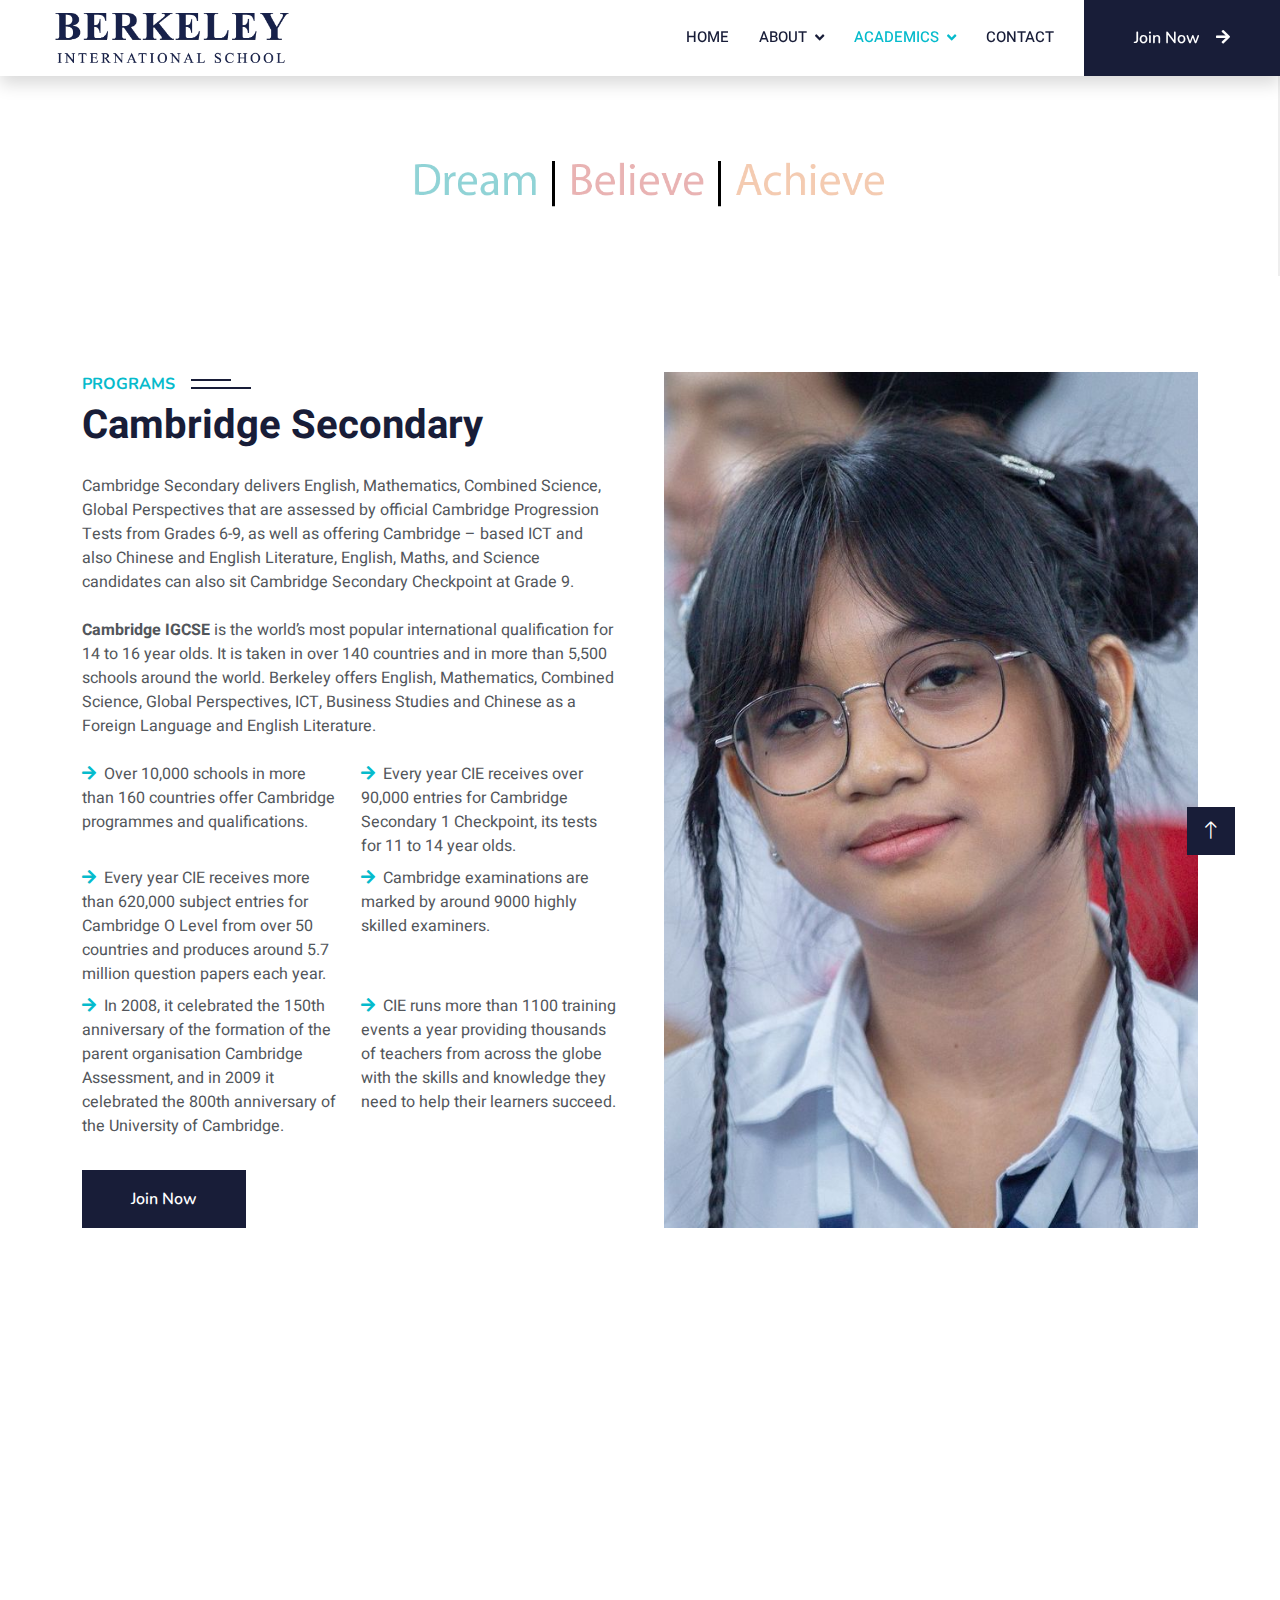
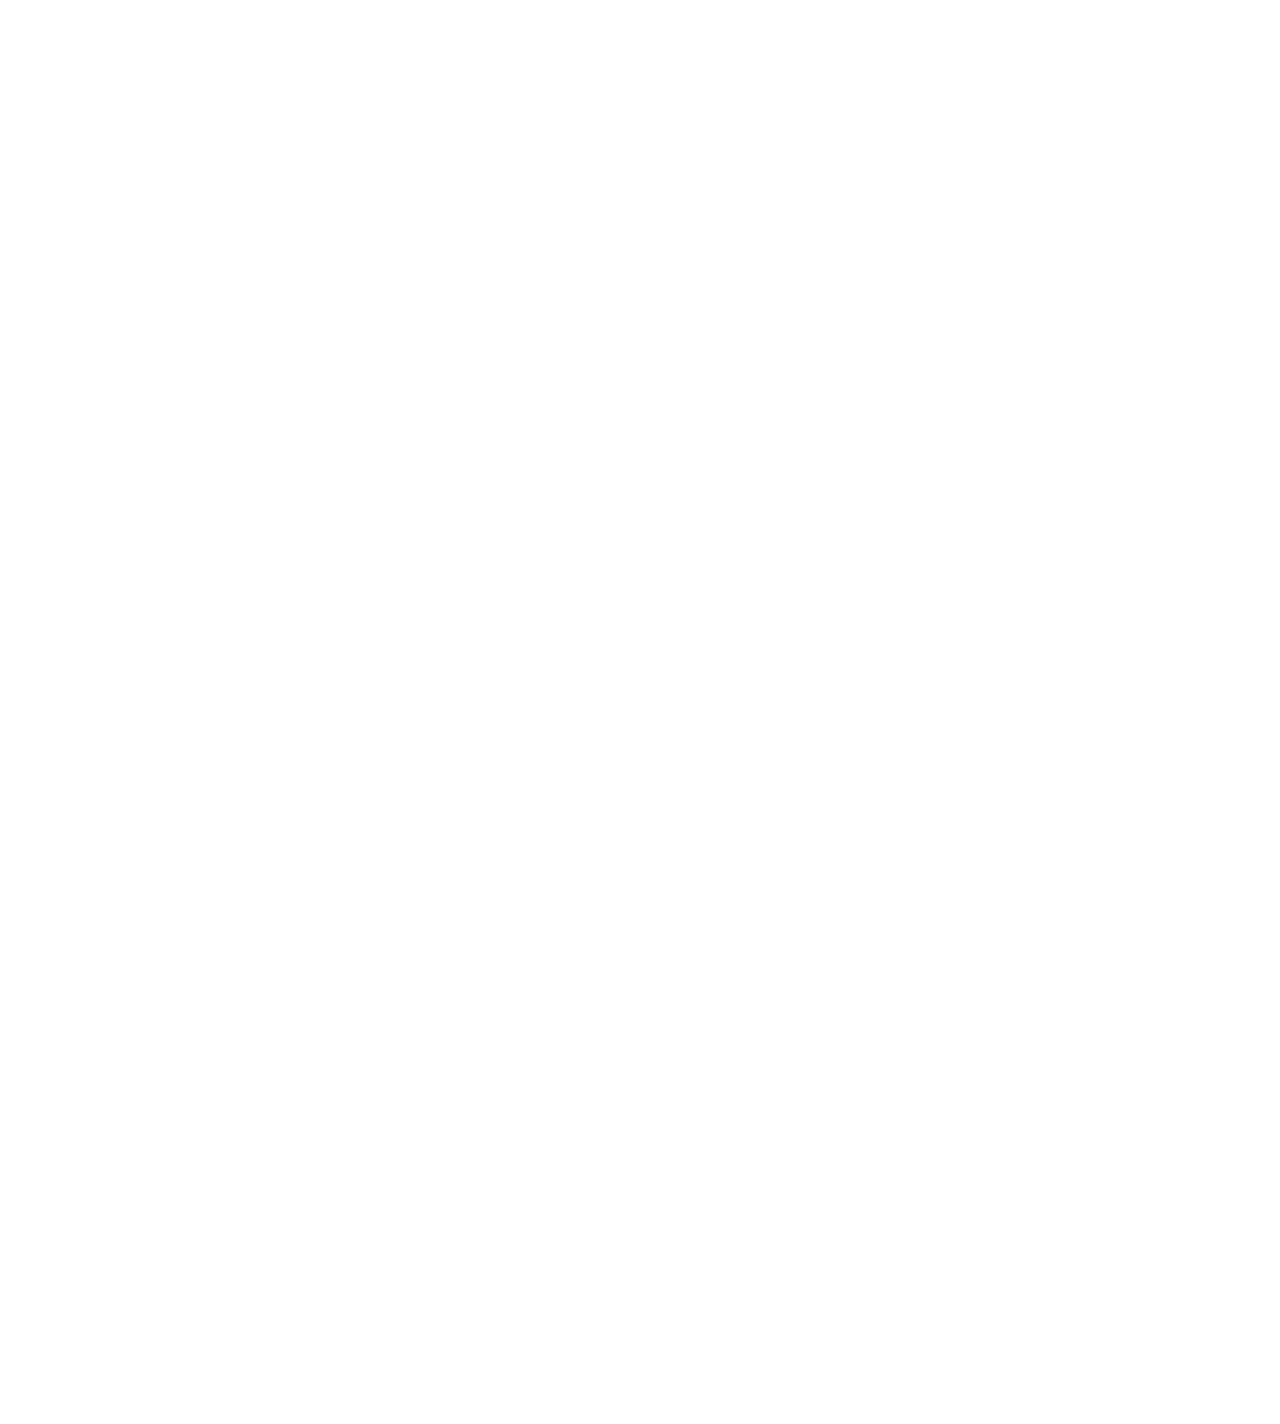
<file: secondary.html>
<!DOCTYPE html>
<html lang="en">

<head>
    <meta charset="utf-8">
    <title>BERKELEY - Secondary School</title>
    <meta content="width=device-width, initial-scale=1.0" name="viewport">
    <meta content="" name="keywords">
    <meta content="" name="description">

    <!-- Favicon -->
    <link href="img/favicon.ico" rel="icon">

    <!-- Google Web Fonts -->
    <link rel="preconnect" href="https://fonts.googleapis.com">
    <link rel="preconnect" href="https://fonts.gstatic.com" crossorigin>
    <link href="https://fonts.googleapis.com/css2?family=Heebo:wght@400;500;600&family=Nunito:wght@600;700;800&display=swap" rel="stylesheet">

    <!-- Icon Font Stylesheet -->
    <link href="https://cdnjs.cloudflare.com/ajax/libs/font-awesome/5.10.0/css/all.min.css" rel="stylesheet">
    <link href="https://cdn.jsdelivr.net/npm/bootstrap-icons@1.4.1/font/bootstrap-icons.css" rel="stylesheet">

    <!-- Libraries Stylesheet -->
    <link href="lib/animate/animate.min.css" rel="stylesheet">
    <link href="lib/owlcarousel/assets/owl.carousel.min.css" rel="stylesheet">

    <!-- Customized Bootstrap Stylesheet -->
    <link href="css/bootstrap.min.css" rel="stylesheet">

    <!-- Template Stylesheet -->
    <link href="css/style.css" rel="stylesheet">
</head>

<body>
    <!-- Spinner Start -->
    <div id="spinner" class="show bg-white position-fixed translate-middle w-100 vh-100 top-50 start-50 d-flex align-items-center justify-content-center">
        <div class="spinner-border text-primary" style="width: 3rem; height: 3rem;" role="status">
            <span class="sr-only">Loading...</span>
        </div>
    </div>
    <!-- Spinner End -->


    <!-- Navbar Start -->
    <nav class="navbar navbar-expand-lg bg-white navbar-light shadow sticky-top p-0">
        <a href="index.html" class="navbar-brand d-flex align-items-center px-4 px-lg-5">
            <img src="img/nav2.png" width="auto" height="50">
            <h2 class="m-0 text-primary"><!--i class="fa fa-book me-3"--> </h2> 
        </a>
        <button type="button" class="navbar-toggler me-4" data-bs-toggle="collapse" data-bs-target="#navbarCollapse">
            <span class="navbar-toggler-icon"></span>
        </button>
        <div class="collapse navbar-collapse" id="navbarCollapse">
            <div class="navbar-nav ms-auto p-4 p-lg-0">
                <a href="index.html" class="nav-item nav-link">Home</a>
                <div class="nav-item dropdown">
                    <a href="#" class="nav-link dropdown-toggle" data-bs-toggle="dropdown">About</a>
                    <div class="dropdown-menu fade-down m-0">
                        <a href="about.html" class="dropdown-item">About Us</a>
                        <a href="gallery.html" class="dropdown-item">Gallery / Activities</a>
                        <a href="work.html" class="dropdown-item">Work with us</a>
                    </div>
                </div>
                <div class="nav-item dropdown">
                    <a href="#" class="nav-link dropdown-toggle active" data-bs-toggle="dropdown">Academics</a>
                    <div class="dropdown-menu fade-down m-0">
                        <a href="early.html" class="dropdown-item">Early Years</a>
                        <a href="primary.html" class="dropdown-item">Primary school</a>
                        <a href="secondary.html" class="dropdown-item active">Secondary School</a>
                        <a href="calendar.html" class="dropdown-item">Calendar</a>
                        <a href="admissions.html" class="dropdown-item">Admissions</a>
                    </div>
                </div>
                
                <a href="contact.html" class="nav-item nav-link">Contact</a>
            </div>
            <a href="contact.html" class="btn btn-primary py-4 px-lg-5 d-none d-lg-block">Join Now<i class="fa fa-arrow-right ms-3"></i></a>
        </div>
    </nav>
    <!-- Navbar End -->

    <!-- Header Start -->
    <div class="container-fluid bg-primary py-5 mb-5 page-header">
        <div class="container py-5">
            <div class="row justify-content-center">
                <div class="col-lg-10 text-center">
                    <h1 class="display-3 text-white animated slideInDown"></h1>
                    <!--nav aria-label="breadcrumb">
                        <ol class="breadcrumb justify-content-center">
                            <li class="breadcrumb-item"><a class="text-white" href="#"></a></li>
                            <li class="breadcrumb-item"><a class="text-white" href="#"></a></li>
                            <li class="breadcrumb-item text-white active" aria-current="page"></li>
                        </ol>
                    </nav-->
                </div>
            </div>
        </div>
    </div>
    <!-- Header End -->
     <!-- About Start -->
     <div class="container-xxl py-5">
        <div class="container">
            <div class="row g-5">
                <div class="col-lg-6 wow fadeInUp" data-wow-delay="0.3s">
                    <h6 class="section-title bg-white text-start text-primary pe-3">Programs</h6>
                    <h1 class="mb-4">Cambridge Secondary</h1>
                    <p class="mb-4">
                        Cambridge Secondary delivers English, Mathematics, Combined Science, Global Perspectives that are assessed by official Cambridge Progression Tests from Grades 6-9, as well as offering Cambridge – based ICT and also Chinese and English Literature, English, Maths, and Science candidates can also sit Cambridge Secondary Checkpoint at Grade 9.

                    </p>
                    <p class="mb-4"> 
                        <strong>Cambridge IGCSE</strong> is the world’s most popular international qualification for 14 to 16 year olds. It is taken in over 140 countries and in more than 5,500 schools around the world. Berkeley offers English, Mathematics, Combined Science, Global Perspectives, ICT, Business Studies and Chinese as a Foreign Language and English Literature.

                    </p>
                    
                    
                    <div class="row gy-2 gx-4 mb-4">
                        <div class="col-sm-6">
                            <p class="mb-0"><i class="fa fa-arrow-right text-primary me-2"></i>Over 10,000 schools in more than 160 countries offer Cambridge programmes and qualifications. 
                            </p>   
                        </div>
                        <div class="col-sm-6">
                            <p class="mb-0"><i class="fa fa-arrow-right text-primary me-2"></i>Every year CIE receives over 90,000 entries for Cambridge Secondary 1 Checkpoint, its tests for 11 to 14 year olds. 
                            </p>   
                        </div>
                        <div class="col-sm-6">
                            <p class="mb-0"><i class="fa fa-arrow-right text-primary me-2"></i>Every year CIE receives more than 620,000 subject entries for Cambridge O Level from over 50 countries and produces around 5.7 million question papers each year.  
                            </p>   
                        </div>
                        <div class="col-sm-6">
                            <p class="mb-0"><i class="fa fa-arrow-right text-primary me-2"></i>Cambridge examinations are marked by around 9000 highly skilled examiners.
                            </p>   
                        </div>
                        <div class="col-sm-6">
                            <p class="mb-0"><i class="fa fa-arrow-right text-primary me-2"></i>In 2008, it celebrated the 150th anniversary of the formation of the parent organisation Cambridge Assessment, and in 2009 it celebrated the 800th anniversary of the University of Cambridge. 
                            </p>   
                        </div>
                        <div class="col-sm-6">
                            <p class="mb-0"><i class="fa fa-arrow-right text-primary me-2"></i>CIE runs more than 1100 training events a year providing thousands of teachers from across the globe with the skills and knowledge they need to help their learners succeed. </p>   
                        </div>
                       
                        
                       
                    </div>
                    <a class="btn btn-primary py-3 px-5 mt-2" href="contact.html">Join Now</a>
                </div>
                <div class="col-lg-6 wow fadeInUp" data-wow-delay="0.1s" style="min-height: 400px;">
                    <div class="position-relative h-100">
                        <img class="img-fluid position-absolute w-100 h-100" src="img/student1.jpg" alt="" style="object-fit: cover;">
                    </div>
                </div>
                
            </div>
        </div>
    </div>
    <!-- About End -->
    <div class="container-xxl py-5">
        <div class="container">
            <div class="row g-4">
                <div class="col-lg-3 col-sm-6 wow fadeInUp service" data-wow-delay="0.1s">
                    <div class="service-item text-center pt-3">
                        <div class="p-4">
                            <i class="fa fa-3x fa-graduation-cap icons mb-4"></i>
                            <h5 class="mb-3">Safe and Positive Learning Environment</h5>
                            <p></p>
                        </div>
                    </div>
                </div>
                <div class="col-lg-3 col-sm-6 wow fadeInUp service" data-wow-delay="0.3s">
                    <div class="service-item text-center pt-3">
                        <div class="p-4">
                            <i class="fa fa-3x fa-home icons mb-4"></i>
                            <h5 class="mb-3">Emotional, Social and Physical Development</h5>
                            <p></p>
                        </div>
                    </div>
                </div>
                <div class="col-lg-3 col-sm-6 wow fadeInUp service" data-wow-delay="0.5s">
                    <div class="service-item text-center pt-3">
                        <div class="p-4">
                            <i class="fa fa-3x fa-book-open icons mb-4"></i>
                            <h5 class="mb-3">Confidence and Communication</h5>
                            <p></p>
                        </div>
                    </div>
                </div>
                <div class="col-lg-3 col-sm-6 wow fadeInUp service" data-wow-delay="0.7s">
                    <div class="service-item text-center pt-3">
                        <div class="p-4">
                            <i class="fa fa-3x fa-globe icons mb-4"></i>
                            <h5 class="mb-3">National & International Recognition</h5>
                            <p></p>
                        </div>
                    </div>
                </div>
            </div>
        </div>
    </div>

               <!-- Categories Start -->
    <div class="container-xxl py-5 category">
        <div class="container">
            <div class="text-center wow fadeInUp" data-wow-delay="0.1s">
                <h6 class="section-title bg-white text-center text-primary px-3"></h6>
                <h1 class="mb-5"> </h1>
            </div>
            <div class="row g-3">
                <div class="col-lg-7 col-md-6">
                    <div class="row g-3">
                        <div class="col-lg-12 col-md-12 wow zoomIn" data-wow-delay="0.1s">
                            <a class="position-relative d-block overflow-hidden" href="primary.html">
                                <img class="img-fluid" src="img/brochure/primary.png" alt="">
                                <div class="bg-white text-center position-absolute bottom-0 end-0 py-2 px-3" style="margin: 1px;">
                                    <h5 class="m-0">Cambridge Primary</h5>
                                    <small class="text-primary">Grades 1 to 6</small>
                                </div>
                            </a>
                        </div>
                        <div class="col-lg-6 col-md-12 wow zoomIn" data-wow-delay="0.3s">
                            <a class="position-relative d-block overflow-hidden" href="early.html">
                                <img class="img-fluid" src="img/brochure/early.png" alt="">
                                <div class="bg-white text-center position-absolute bottom-0 end-0 py-2 px-3" style="margin: 1px;">
                                    <h5 class="m-0">Early Years Programs</h5>
                                    <small class="text-primary">16 months up</small>
                                </div>
                            </a>
                        </div>
                        <div class="col-lg-6 col-md-12 wow zoomIn" data-wow-delay="0.5s">
                            <a class="position-relative d-block overflow-hidden" href="eca.html">
                                <img class="img-fluid" src="img/brochure/sports.jpeg" alt="">
                                <div class="bg-white text-center position-absolute bottom-0 end-0 py-2 px-3" style="margin: 1px;">
                                    <h5 class="m-0">Extra Curricular Activities</h5>
                                    <small class="text-primary">Arts | Music | Sports</small>
                                </div>
                            </a>
                        </div>
                    </div>
                </div>
                <div class="col-lg-5 col-md-6 wow zoomIn" data-wow-delay="0.7s" style="min-height: 350px;">
                    <a class="position-relative d-block h-100 overflow-hidden" href="secondary.html">
                        <img class="img-fluid position-absolute w-100 h-100" src="img/brochure/secondary.png" alt="" style="object-fit: cover;">
                        <div class="bg-white text-center position-absolute bottom-0 end-0 py-2 px-3" style="margin:  1px;">
                            <h5 class="m-0">Cambridge Secondary</h5>
                            <small class="text-primary">Lower Secondary | IGSCE</small>
                        </div>
                    </a>
                </div>
            </div>
        </div>
    </div>
    <!-- Categories Start -->
   

         

    <!-- Footer Start -->
<div class="container-fluid bg-dark text-light footer pt-5 mt-5 wow fadeIn" data-wow-delay="0.1s">
    <div class="container py-5">
        <div class="row g-5">
            <div class="col-lg-3 col-md-6">
                <h4 class="text-white fw-bold d-block">BERKELEY International School</h4>
                <p>
                    Berkeley Internatinal School (BIS) is a culturally diverse school with campuses in Phsar Kandal and Toul Kork areas. BIS strives to offer a world-class education at an affordable cost.
                </p>
            </div>
            <div class="col-lg-3 col-md-6">
                <h4 class="text-white mb-3">Quick Link</h4>
                <a class="btn btn-link" href="about.html">About Us</a>
                <a class="btn btn-link" href="gallery.html">Gallery</a>
                <a class="btn btn-link" href="work.html">Work With US</a>
                <a class="btn btn-link" href="early.html">Early Years</a>
                <a class="btn btn-link" href="primary.html">Cambridge Primary</a>
                <a class="btn btn-link" href="secondary.html">Cambridge Secondary</a>
                <a class="btn btn-link" href="eca.html">ECAs</a>
                <a class="btn btn-link" href="calendar.html">Calendar</a>
                <a class="btn btn-link" href="admissions.html">Admissions</a>
                <a class="btn btn-link" href="contact.html">Contact Us</a>
                
            </div>
            <div class="col-lg-3 col-md-6">
                <h4 class="text-white mb-3">Follow Us</h4>
                <a class="btn btn-link" href="https://www.facebook.com/BerkeleyInternationalSchool" target="_blank">On Facebook</a>
                <a class="btn btn-link" href="https://www.instagram.com/berkeley_international_school/" target="_blank">On Instagram</a>
                <!--a class="btn btn-link" href="">On Linkedin</a-->
            </div>
            <div class="col-lg-3 col-md-6">
                <h4 class="text-white mb-3">Contact</h4>
                <p class="mb-2"><i class="fa fa-map-marker-alt me-3"></i>Phsar Kandal Campus: #169, St. 136, Phsar Kandal II, Daun Penh, Phnom Penh</p>
                <p class="mb-2"><i class="fa fa-map-marker-alt me-3"></i>Toul Kork Campus: #22A, St. 273, Beoung Kak I, Toul Kork, Phnom Penh</p>
                <p class="mb-2"><i class="fa fa-phone-alt me-3"></i>12 900 242 / 12 872 630</p>
                <p class="mb-2"><i class="fa fa-envelope me-3"></i>info@bischool.edu.kh</p>
               
            </div>
            
        </div>
    </div>
    <div class="container">
        <div class="copyright">
            <div class="row">
                <div class="col-md-6 text-center text-md-start mb-3 mb-md-0">
                    &copy; <a class="border-bottom" href="#">BISchool</a>, All Right Reserved.

                    
                    Designed By <a class="border-bottom" href="https://martinislas.github.io/martinislas/" target="_blank">Martin Islas</a>
                </div>
                
            </div>
        </div>
    </div>
</div>
<!-- Footer End -->


    <!-- Back to Top -->
    <a href="#" class="btn btn-lg btn-primary btn-lg-square back-to-top"><i class="bi bi-arrow-up"></i></a>


    <!-- JavaScript Libraries -->
    <script src="https://code.jquery.com/jquery-3.4.1.min.js"></script>
    <script src="https://cdn.jsdelivr.net/npm/bootstrap@5.0.0/dist/js/bootstrap.bundle.min.js"></script>
    <script src="lib/wow/wow.min.js"></script>
    <script src="lib/easing/easing.min.js"></script>
    <script src="lib/waypoints/waypoints.min.js"></script>
    <script src="lib/owlcarousel/owl.carousel.min.js"></script>

    <!-- Template Javascript -->
    <script src="js/main.js"></script>
</body>

</html>
</file>
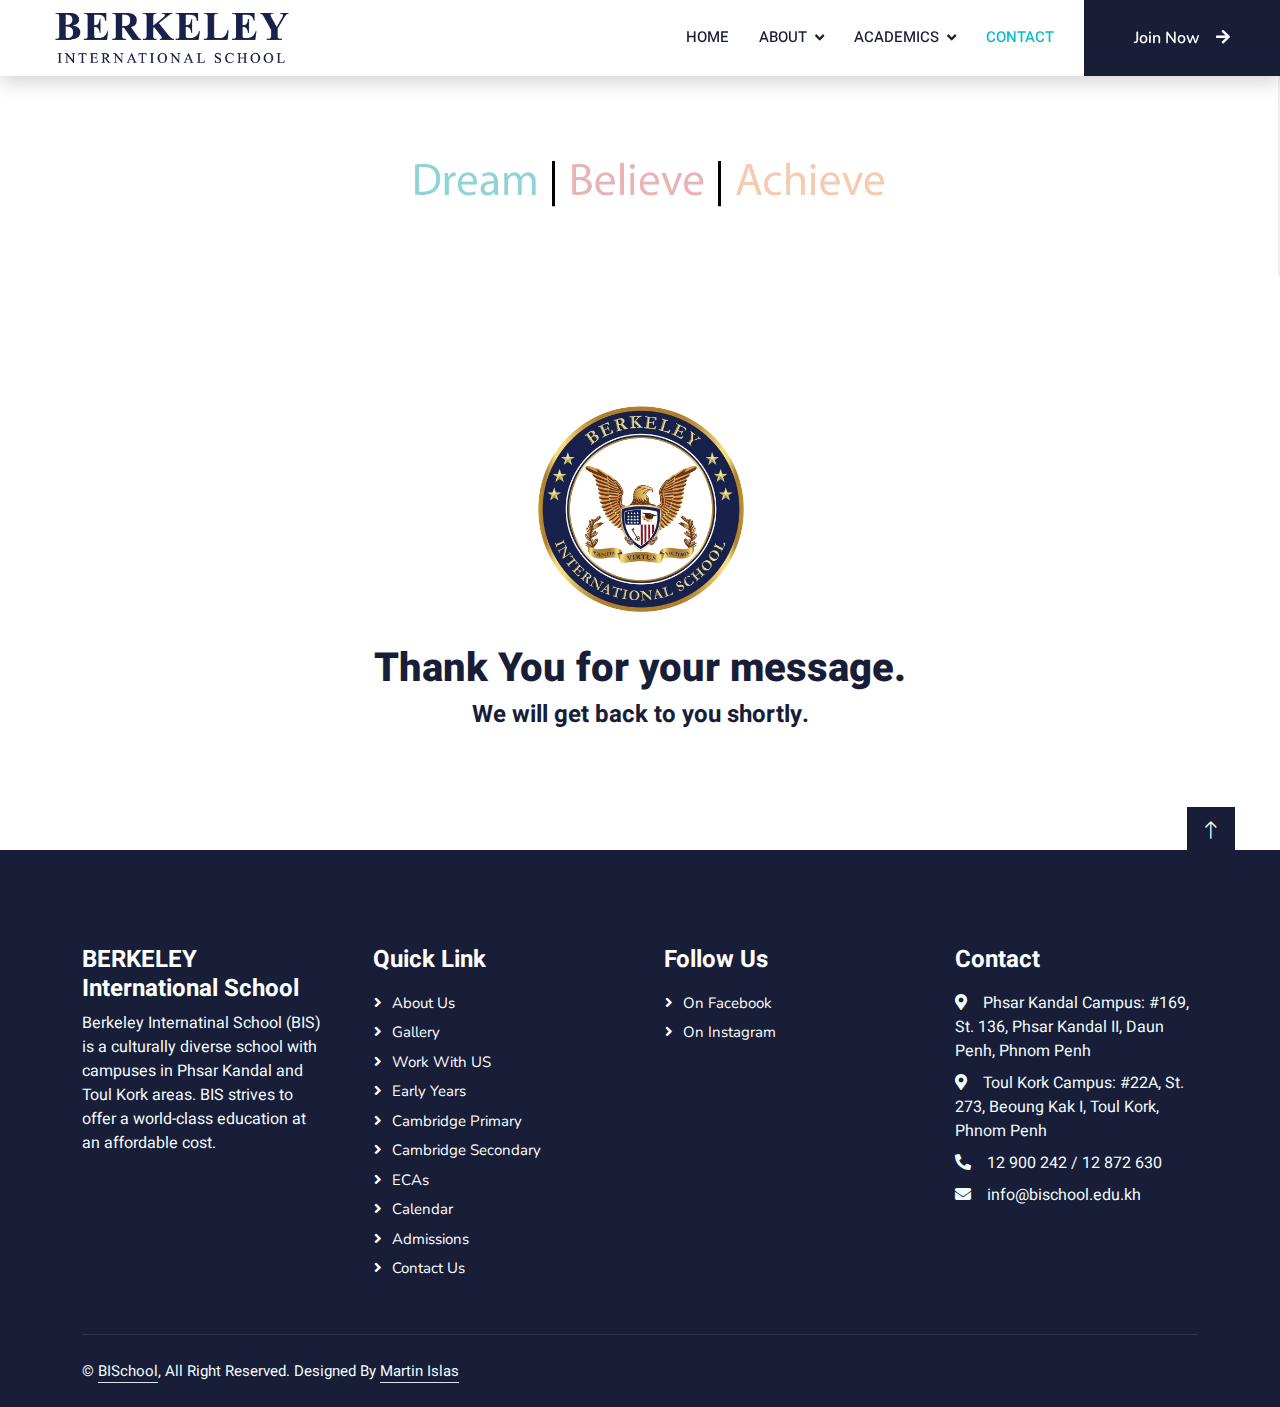
<file: succes.html>
<!DOCTYPE html>
<html lang="en">

<head>
    <meta charset="utf-8">
    <title>BERKELEY - Thank You</title>
    <meta content="width=device-width, initial-scale=1.0" name="viewport">
    <meta content="" name="keywords">
    <meta content="" name="description">

    <!-- Favicon -->
    <link href="img/favicon.ico" rel="icon">

    <!-- Google Web Fonts -->
    <link rel="preconnect" href="https://fonts.googleapis.com">
    <link rel="preconnect" href="https://fonts.gstatic.com" crossorigin>
    <link href="https://fonts.googleapis.com/css2?family=Heebo:wght@400;500;600&family=Nunito:wght@600;700;800&display=swap" rel="stylesheet">

    <!-- Icon Font Stylesheet -->
    <link href="https://cdnjs.cloudflare.com/ajax/libs/font-awesome/5.10.0/css/all.min.css" rel="stylesheet">
    <link href="https://cdn.jsdelivr.net/npm/bootstrap-icons@1.4.1/font/bootstrap-icons.css" rel="stylesheet">

    <!-- Libraries Stylesheet -->
    <link href="lib/animate/animate.min.css" rel="stylesheet">
    <link href="lib/owlcarousel/assets/owl.carousel.min.css" rel="stylesheet">

    <!-- Customized Bootstrap Stylesheet -->
    <link href="css/bootstrap.min.css" rel="stylesheet">

    <!-- Template Stylesheet -->
    <link href="css/style.css" rel="stylesheet">
</head>

<body>
    <!-- Spinner Start -->
    <div id="spinner" class="show bg-white position-fixed translate-middle w-100 vh-100 top-50 start-50 d-flex align-items-center justify-content-center">
        <div class="spinner-border text-primary" style="width: 3rem; height: 3rem;" role="status">
            <span class="sr-only">Loading...</span>
        </div>
    </div>
    <!-- Spinner End -->


        <!-- Navbar Start -->
    <nav class="navbar navbar-expand-lg bg-white navbar-light shadow sticky-top p-0">
        <a href="index.html" class="navbar-brand d-flex align-items-center px-4 px-lg-5">
            <img src="img/nav2.png" width="auto" height="50">
            <h2 class="m-0 text-primary"><!--i class="fa fa-book me-3"--> </h2> 
        </a>
        <button type="button" class="navbar-toggler me-4" data-bs-toggle="collapse" data-bs-target="#navbarCollapse">
            <span class="navbar-toggler-icon"></span>
        </button>
        <div class="collapse navbar-collapse" id="navbarCollapse">
            <div class="navbar-nav ms-auto p-4 p-lg-0">
                <a href="index.html" class="nav-item nav-link">Home</a>
                <div class="nav-item dropdown">
                    <a href="#" class="nav-link dropdown-toggle" data-bs-toggle="dropdown">About</a>
                    <div class="dropdown-menu fade-down m-0">
                        <a href="about.html" class="dropdown-item">About Us</a>
                        <a href="gallery.html" class="dropdown-item">Gallery / Activities</a>
                        <a href="work.html" class="dropdown-item">Work with us</a>
                    </div>
                </div>
                <div class="nav-item dropdown">
                    <a href="#" class="nav-link dropdown-toggle" data-bs-toggle="dropdown">Academics</a>
                    <div class="dropdown-menu fade-down m-0">
                        <a href="early.html" class="dropdown-item">Early Years</a>
                        <a href="primary.html" class="dropdown-item ">Primary school</a>
                        <a href="secondary.html" class="dropdown-item">Secondary School</a>
                        <a href="eca.html"  class="dropdown-item">Extra Curricular Activities</a>
                        <a href="calendar.html" class="dropdown-item">Calendar</a>
                        <a href="admissions.html" class="dropdown-item">Admissions</a>
                    </div>
                </div>
                
                <a href="contact.html" class="nav-item nav-link active">Contact</a>
            </div>
            <a href="contact.html" class="btn btn-primary py-4 px-lg-5 d-none d-lg-block">Join Now<i class="fa fa-arrow-right ms-3"></i></a>
        </div>
    </nav>
    <!-- Navbar End -->


    <!-- Header Start -->
    <div class="container-fluid bg-primary py-5 mb-5 page-header">
        <div class="container py-5">
            <div class="row justify-content-center">
                <div class="col-lg-10 text-center">
                    <h1 class="display-3 text-white animated slideInDown"></h1>
                    <nav aria-label="breadcrumb">
                        
                    </nav>
                </div>
            </div>
        </div>
    </div>
    <!-- Header End -->


    <!--Work Start -->
    <div class="container-xxl py-5 wow fadeInUp" data-wow-delay="0.1s">
        <div class="container text-center">
            <div class="row justify-content-center">
                <div class="col-lg-6">
                    <img src="img/logo.png" class="img-fluid" style="width: 50%;" alt="Image">
                    <h1 class="display-6">Thank You for your message.</h1>
                    
                    <h4>We will get back to you shortly.</h4> 
                </div>
                
                <p style="text-align: left;"></p>


    
                

            </div>
            
        </div>
    </div>
    <!-- 404 End -->
        

     <!-- Footer Start -->
<div class="container-fluid bg-dark text-light footer pt-5 mt-5 wow fadeIn" data-wow-delay="0.1s">
    <div class="container py-5">
        <div class="row g-5">
            <div class="col-lg-3 col-md-6">
                <h4 class="text-white fw-bold d-block">BERKELEY International School</h4>
                <p>
                    Berkeley Internatinal School (BIS) is a culturally diverse school with campuses in Phsar Kandal and Toul Kork areas. BIS strives to offer a world-class education at an affordable cost.
                </p>
            </div>
            <div class="col-lg-3 col-md-6">
                <h4 class="text-white mb-3">Quick Link</h4>
                <a class="btn btn-link" href="about.html">About Us</a>
                <a class="btn btn-link" href="gallery.html">Gallery</a>
                <a class="btn btn-link" href="work.html">Work With US</a>
                <a class="btn btn-link" href="early.html">Early Years</a>
                <a class="btn btn-link" href="primary.html">Cambridge Primary</a>
                <a class="btn btn-link" href="secondary.html">Cambridge Secondary</a>
                <a class="btn btn-link" href="eca.html">ECAs</a>
                <a class="btn btn-link" href="calendar.html">Calendar</a>
                <a class="btn btn-link" href="admissions.html">Admissions</a>
                <a class="btn btn-link" href="contact.html">Contact Us</a>
                
            </div>
            <div class="col-lg-3 col-md-6">
                <h4 class="text-white mb-3">Follow Us</h4>
                <a class="btn btn-link" href="https://www.facebook.com/BerkeleyInternationalSchool" target="_blank">On Facebook</a>
                <a class="btn btn-link" href="https://www.instagram.com/berkeley_international_school/" target="_blank">On Instagram</a>
                <!--a class="btn btn-link" href="">On Linkedin</a-->
            </div>
            <div class="col-lg-3 col-md-6">
                <h4 class="text-white mb-3">Contact</h4>
                <p class="mb-2"><i class="fa fa-map-marker-alt me-3"></i>Phsar Kandal Campus: #169, St. 136, Phsar Kandal II, Daun Penh, Phnom Penh</p>
                <p class="mb-2"><i class="fa fa-map-marker-alt me-3"></i>Toul Kork Campus: #22A, St. 273, Beoung Kak I, Toul Kork, Phnom Penh</p>
                <p class="mb-2"><i class="fa fa-phone-alt me-3"></i>12 900 242 / 12 872 630</p>
                <p class="mb-2"><i class="fa fa-envelope me-3"></i>info@bischool.edu.kh</p>
               
            </div>
            
        </div>
    </div>
    <div class="container">
        <div class="copyright">
            <div class="row">
                <div class="col-md-6 text-center text-md-start mb-3 mb-md-0">
                    &copy; <a class="border-bottom" href="#">BISchool</a>, All Right Reserved.

                    
                    Designed By <a class="border-bottom" href="https://martinislas.github.io/martinislas/" target="_blank">Martin Islas</a>
                </div>
                
            </div>
        </div>
    </div>
</div>
<!-- Footer End -->


    <!-- Back to Top -->
    <a href="#" class="btn btn-lg btn-primary btn-lg-square back-to-top"><i class="bi bi-arrow-up"></i></a>


    <!-- JavaScript Libraries -->
    <script src="https://code.jquery.com/jquery-3.4.1.min.js"></script>
    <script src="https://cdn.jsdelivr.net/npm/bootstrap@5.0.0/dist/js/bootstrap.bundle.min.js"></script>
    <script src="lib/wow/wow.min.js"></script>
    <script src="lib/easing/easing.min.js"></script>
    <script src="lib/waypoints/waypoints.min.js"></script>
    <script src="lib/owlcarousel/owl.carousel.min.js"></script>

    <!-- Template Javascript -->
    <script src="js/main.js"></script>
</body>

</html>
</file>
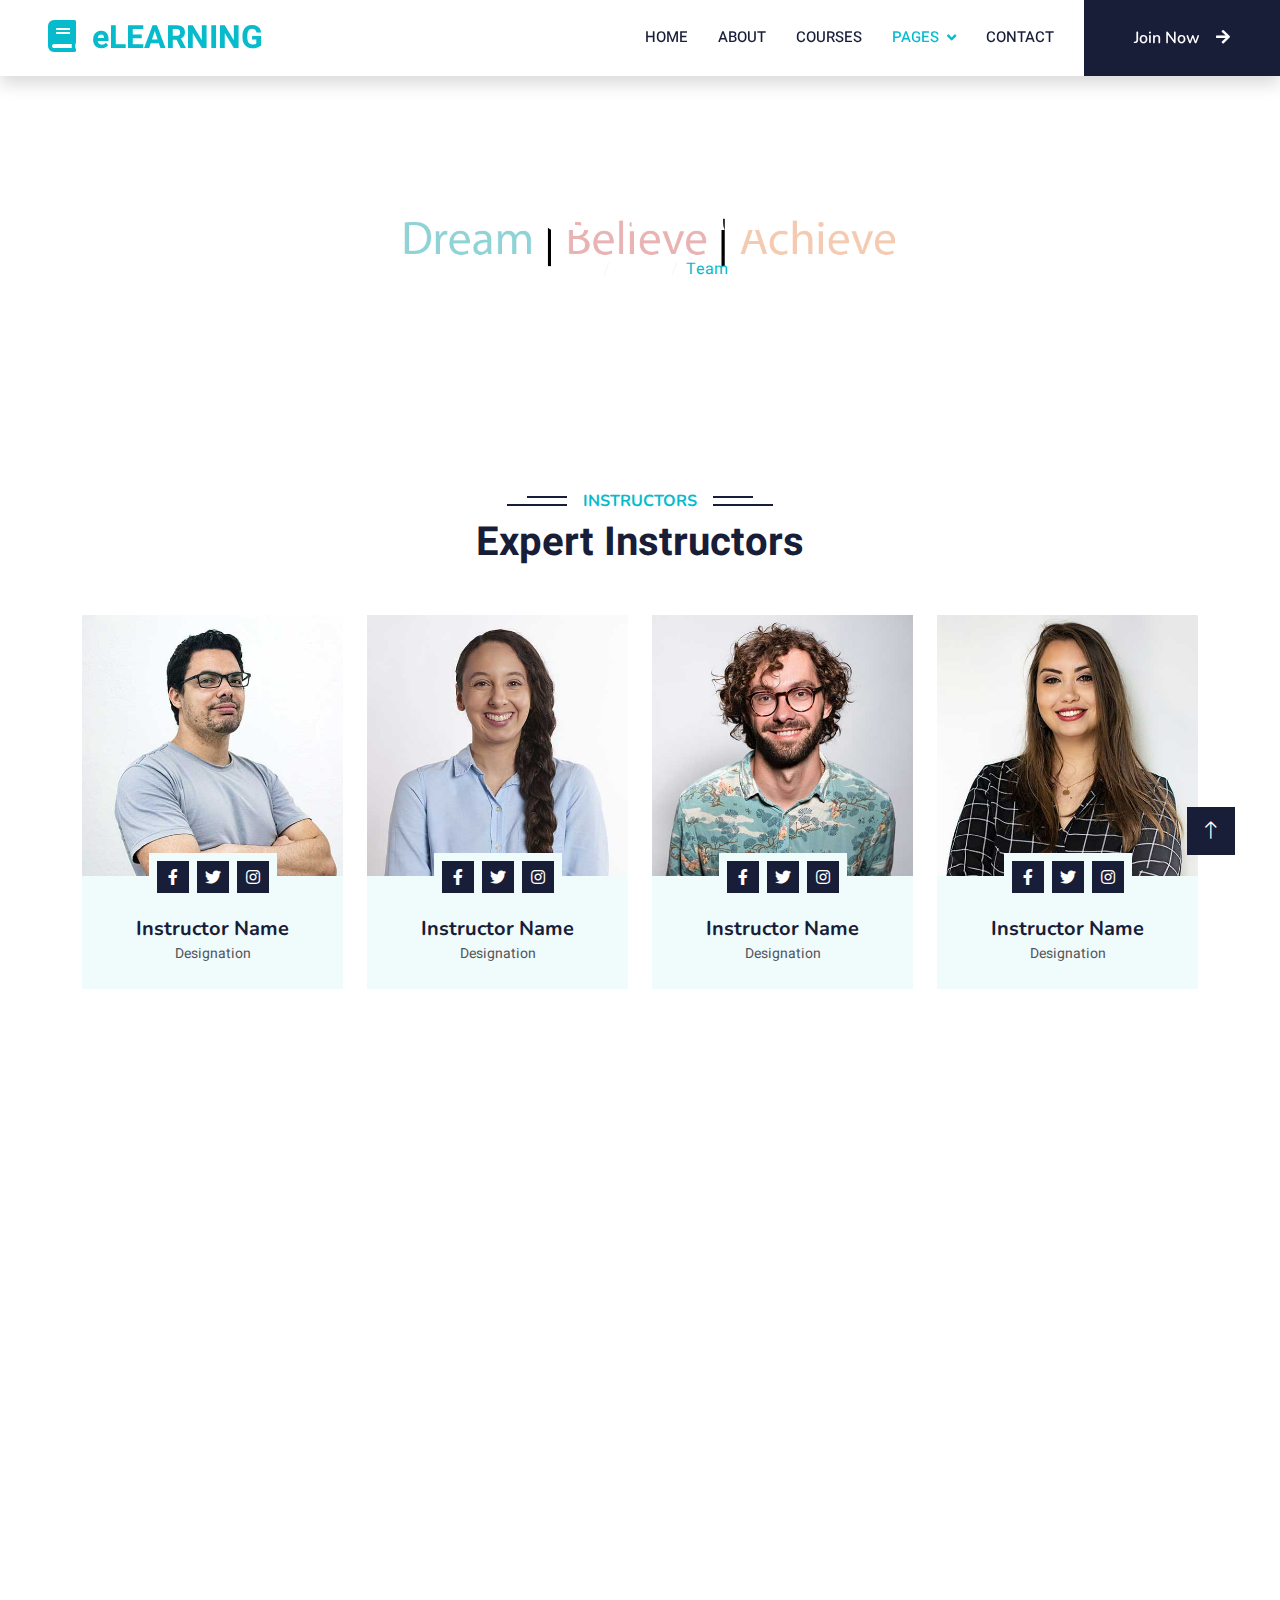
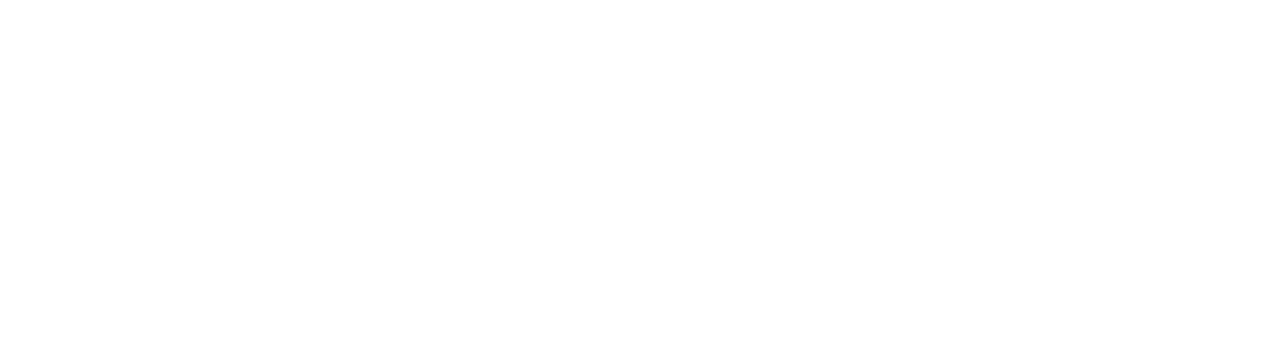
<file: team.html>
<!DOCTYPE html>
<html lang="en">

<head>
    <meta charset="utf-8">
    <title>eLEARNING - eLearning HTML Template</title>
    <meta content="width=device-width, initial-scale=1.0" name="viewport">
    <meta content="" name="keywords">
    <meta content="" name="description">

    <!-- Favicon -->
    <link href="img/favicon.ico" rel="icon">

    <!-- Google Web Fonts -->
    <link rel="preconnect" href="https://fonts.googleapis.com">
    <link rel="preconnect" href="https://fonts.gstatic.com" crossorigin>
    <link href="https://fonts.googleapis.com/css2?family=Heebo:wght@400;500;600&family=Nunito:wght@600;700;800&display=swap" rel="stylesheet">

    <!-- Icon Font Stylesheet -->
    <link href="https://cdnjs.cloudflare.com/ajax/libs/font-awesome/5.10.0/css/all.min.css" rel="stylesheet">
    <link href="https://cdn.jsdelivr.net/npm/bootstrap-icons@1.4.1/font/bootstrap-icons.css" rel="stylesheet">

    <!-- Libraries Stylesheet -->
    <link href="lib/animate/animate.min.css" rel="stylesheet">
    <link href="lib/owlcarousel/assets/owl.carousel.min.css" rel="stylesheet">

    <!-- Customized Bootstrap Stylesheet -->
    <link href="css/bootstrap.min.css" rel="stylesheet">

    <!-- Template Stylesheet -->
    <link href="css/style.css" rel="stylesheet">
</head>

<body>
    <!-- Spinner Start -->
    <div id="spinner" class="show bg-white position-fixed translate-middle w-100 vh-100 top-50 start-50 d-flex align-items-center justify-content-center">
        <div class="spinner-border text-primary" style="width: 3rem; height: 3rem;" role="status">
            <span class="sr-only">Loading...</span>
        </div>
    </div>
    <!-- Spinner End -->


    <!-- Navbar Start -->
    <nav class="navbar navbar-expand-lg bg-white navbar-light shadow sticky-top p-0">
        <a href="index.html" class="navbar-brand d-flex align-items-center px-4 px-lg-5">
            <h2 class="m-0 text-primary"><i class="fa fa-book me-3"></i>eLEARNING</h2>
        </a>
        <button type="button" class="navbar-toggler me-4" data-bs-toggle="collapse" data-bs-target="#navbarCollapse">
            <span class="navbar-toggler-icon"></span>
        </button>
        <div class="collapse navbar-collapse" id="navbarCollapse">
            <div class="navbar-nav ms-auto p-4 p-lg-0">
                <a href="index.html" class="nav-item nav-link">Home</a>
                <a href="about.html" class="nav-item nav-link">About</a>
                <a href="courses.html" class="nav-item nav-link">Courses</a>
                <div class="nav-item dropdown">
                    <a href="#" class="nav-link dropdown-toggle active" data-bs-toggle="dropdown">Pages</a>
                    <div class="dropdown-menu fade-down m-0">
                        <a href="team.html" class="dropdown-item active">Our Team</a>
                        <a href="testimonial.html" class="dropdown-item">Testimonial</a>
                        <a href="404.html" class="dropdown-item">404 Page</a>
                    </div>
                </div>
                <a href="contact.html" class="nav-item nav-link">Contact</a>
            </div>
            <a href="" class="btn btn-primary py-4 px-lg-5 d-none d-lg-block">Join Now<i class="fa fa-arrow-right ms-3"></i></a>
        </div>
    </nav>
    <!-- Navbar End -->


    <!-- Header Start -->
    <div class="container-fluid bg-primary py-5 mb-5 page-header">
        <div class="container py-5">
            <div class="row justify-content-center">
                <div class="col-lg-10 text-center">
                    <h1 class="display-3 text-white animated slideInDown">Our Team</h1>
                    <nav aria-label="breadcrumb">
                        <ol class="breadcrumb justify-content-center">
                            <li class="breadcrumb-item"><a class="text-white" href="#">Home</a></li>
                            <li class="breadcrumb-item"><a class="text-white" href="#">Pages</a></li>
                            <li class="breadcrumb-item text-white active" aria-current="page">Team</li>
                        </ol>
                    </nav>
                </div>
            </div>
        </div>
    </div>
    <!-- Header End -->


    <!-- Team Start -->
    <div class="container-xxl py-5">
        <div class="container">
            <div class="text-center wow fadeInUp" data-wow-delay="0.1s">
                <h6 class="section-title bg-white text-center text-primary px-3">Instructors</h6>
                <h1 class="mb-5">Expert Instructors</h1>
            </div>
            <div class="row g-4">
                <div class="col-lg-3 col-md-6 wow fadeInUp" data-wow-delay="0.1s">
                    <div class="team-item bg-light">
                        <div class="overflow-hidden">
                            <img class="img-fluid" src="img/team-1.jpg" alt="">
                        </div>
                        <div class="position-relative d-flex justify-content-center" style="margin-top: -23px;">
                            <div class="bg-light d-flex justify-content-center pt-2 px-1">
                                <a class="btn btn-sm-square btn-primary mx-1" href=""><i class="fab fa-facebook-f"></i></a>
                                <a class="btn btn-sm-square btn-primary mx-1" href=""><i class="fab fa-twitter"></i></a>
                                <a class="btn btn-sm-square btn-primary mx-1" href=""><i class="fab fa-instagram"></i></a>
                            </div>
                        </div>
                        <div class="text-center p-4">
                            <h5 class="mb-0">Instructor Name</h5>
                            <small>Designation</small>
                        </div>
                    </div>
                </div>
                <div class="col-lg-3 col-md-6 wow fadeInUp" data-wow-delay="0.3s">
                    <div class="team-item bg-light">
                        <div class="overflow-hidden">
                            <img class="img-fluid" src="img/team-2.jpg" alt="">
                        </div>
                        <div class="position-relative d-flex justify-content-center" style="margin-top: -23px;">
                            <div class="bg-light d-flex justify-content-center pt-2 px-1">
                                <a class="btn btn-sm-square btn-primary mx-1" href=""><i class="fab fa-facebook-f"></i></a>
                                <a class="btn btn-sm-square btn-primary mx-1" href=""><i class="fab fa-twitter"></i></a>
                                <a class="btn btn-sm-square btn-primary mx-1" href=""><i class="fab fa-instagram"></i></a>
                            </div>
                        </div>
                        <div class="text-center p-4">
                            <h5 class="mb-0">Instructor Name</h5>
                            <small>Designation</small>
                        </div>
                    </div>
                </div>
                <div class="col-lg-3 col-md-6 wow fadeInUp" data-wow-delay="0.5s">
                    <div class="team-item bg-light">
                        <div class="overflow-hidden">
                            <img class="img-fluid" src="img/team-3.jpg" alt="">
                        </div>
                        <div class="position-relative d-flex justify-content-center" style="margin-top: -23px;">
                            <div class="bg-light d-flex justify-content-center pt-2 px-1">
                                <a class="btn btn-sm-square btn-primary mx-1" href=""><i class="fab fa-facebook-f"></i></a>
                                <a class="btn btn-sm-square btn-primary mx-1" href=""><i class="fab fa-twitter"></i></a>
                                <a class="btn btn-sm-square btn-primary mx-1" href=""><i class="fab fa-instagram"></i></a>
                            </div>
                        </div>
                        <div class="text-center p-4">
                            <h5 class="mb-0">Instructor Name</h5>
                            <small>Designation</small>
                        </div>
                    </div>
                </div>
                <div class="col-lg-3 col-md-6 wow fadeInUp" data-wow-delay="0.7s">
                    <div class="team-item bg-light">
                        <div class="overflow-hidden">
                            <img class="img-fluid" src="img/team-4.jpg" alt="">
                        </div>
                        <div class="position-relative d-flex justify-content-center" style="margin-top: -23px;">
                            <div class="bg-light d-flex justify-content-center pt-2 px-1">
                                <a class="btn btn-sm-square btn-primary mx-1" href=""><i class="fab fa-facebook-f"></i></a>
                                <a class="btn btn-sm-square btn-primary mx-1" href=""><i class="fab fa-twitter"></i></a>
                                <a class="btn btn-sm-square btn-primary mx-1" href=""><i class="fab fa-instagram"></i></a>
                            </div>
                        </div>
                        <div class="text-center p-4">
                            <h5 class="mb-0">Instructor Name</h5>
                            <small>Designation</small>
                        </div>
                    </div>
                </div>
                <div class="col-lg-3 col-md-6 wow fadeInUp" data-wow-delay="0.1s">
                    <div class="team-item bg-light">
                        <div class="overflow-hidden">
                            <img class="img-fluid" src="img/team-2.jpg" alt="">
                        </div>
                        <div class="position-relative d-flex justify-content-center" style="margin-top: -23px;">
                            <div class="bg-light d-flex justify-content-center pt-2 px-1">
                                <a class="btn btn-sm-square btn-primary mx-1" href=""><i class="fab fa-facebook-f"></i></a>
                                <a class="btn btn-sm-square btn-primary mx-1" href=""><i class="fab fa-twitter"></i></a>
                                <a class="btn btn-sm-square btn-primary mx-1" href=""><i class="fab fa-instagram"></i></a>
                            </div>
                        </div>
                        <div class="text-center p-4">
                            <h5 class="mb-0">Instructor Name</h5>
                            <small>Designation</small>
                        </div>
                    </div>
                </div>
                <div class="col-lg-3 col-md-6 wow fadeInUp" data-wow-delay="0.3s">
                    <div class="team-item bg-light">
                        <div class="overflow-hidden">
                            <img class="img-fluid" src="img/team-3.jpg" alt="">
                        </div>
                        <div class="position-relative d-flex justify-content-center" style="margin-top: -23px;">
                            <div class="bg-light d-flex justify-content-center pt-2 px-1">
                                <a class="btn btn-sm-square btn-primary mx-1" href=""><i class="fab fa-facebook-f"></i></a>
                                <a class="btn btn-sm-square btn-primary mx-1" href=""><i class="fab fa-twitter"></i></a>
                                <a class="btn btn-sm-square btn-primary mx-1" href=""><i class="fab fa-instagram"></i></a>
                            </div>
                        </div>
                        <div class="text-center p-4">
                            <h5 class="mb-0">Instructor Name</h5>
                            <small>Designation</small>
                        </div>
                    </div>
                </div>
                <div class="col-lg-3 col-md-6 wow fadeInUp" data-wow-delay="0.5s">
                    <div class="team-item bg-light">
                        <div class="overflow-hidden">
                            <img class="img-fluid" src="img/team-4.jpg" alt="">
                        </div>
                        <div class="position-relative d-flex justify-content-center" style="margin-top: -23px;">
                            <div class="bg-light d-flex justify-content-center pt-2 px-1">
                                <a class="btn btn-sm-square btn-primary mx-1" href=""><i class="fab fa-facebook-f"></i></a>
                                <a class="btn btn-sm-square btn-primary mx-1" href=""><i class="fab fa-twitter"></i></a>
                                <a class="btn btn-sm-square btn-primary mx-1" href=""><i class="fab fa-instagram"></i></a>
                            </div>
                        </div>
                        <div class="text-center p-4">
                            <h5 class="mb-0">Instructor Name</h5>
                            <small>Designation</small>
                        </div>
                    </div>
                </div>
                <div class="col-lg-3 col-md-6 wow fadeInUp" data-wow-delay="0.7s">
                    <div class="team-item bg-light">
                        <div class="overflow-hidden">
                            <img class="img-fluid" src="img/team-1.jpg" alt="">
                        </div>
                        <div class="position-relative d-flex justify-content-center" style="margin-top: -23px;">
                            <div class="bg-light d-flex justify-content-center pt-2 px-1">
                                <a class="btn btn-sm-square btn-primary mx-1" href=""><i class="fab fa-facebook-f"></i></a>
                                <a class="btn btn-sm-square btn-primary mx-1" href=""><i class="fab fa-twitter"></i></a>
                                <a class="btn btn-sm-square btn-primary mx-1" href=""><i class="fab fa-instagram"></i></a>
                            </div>
                        </div>
                        <div class="text-center p-4">
                            <h5 class="mb-0">Instructor Name</h5>
                            <small>Designation</small>
                        </div>
                    </div>
                </div>
            </div>
        </div>
    </div>
    <!-- Team End -->
        

    <!-- Footer Start -->
    <div class="container-fluid bg-dark text-light footer pt-5 mt-5 wow fadeIn" data-wow-delay="0.1s">
        <div class="container py-5">
            <div class="row g-5">
                <div class="col-lg-3 col-md-6">
                    <h4 class="text-white mb-3">Quick Link</h4>
                    <a class="btn btn-link" href="">About Us</a>
                    <a class="btn btn-link" href="">Contact Us</a>
                    <a class="btn btn-link" href="">Privacy Policy</a>
                    <a class="btn btn-link" href="">Terms & Condition</a>
                    <a class="btn btn-link" href="">FAQs & Help</a>
                </div>
                <div class="col-lg-3 col-md-6">
                    <h4 class="text-white mb-3">Contact</h4>
                    <p class="mb-2"><i class="fa fa-map-marker-alt me-3"></i>123 Street, New York, USA</p>
                    <p class="mb-2"><i class="fa fa-phone-alt me-3"></i>+012 345 67890</p>
                    <p class="mb-2"><i class="fa fa-envelope me-3"></i>info@example.com</p>
                    <div class="d-flex pt-2">
                        <a class="btn btn-outline-light btn-social" href=""><i class="fab fa-twitter"></i></a>
                        <a class="btn btn-outline-light btn-social" href=""><i class="fab fa-facebook-f"></i></a>
                        <a class="btn btn-outline-light btn-social" href=""><i class="fab fa-youtube"></i></a>
                        <a class="btn btn-outline-light btn-social" href=""><i class="fab fa-linkedin-in"></i></a>
                    </div>
                </div>
                <div class="col-lg-3 col-md-6">
                    <h4 class="text-white mb-3">Gallery</h4>
                    <div class="row g-2 pt-2">
                        <div class="col-4">
                            <img class="img-fluid bg-light p-1" src="img/course-1.jpg" alt="">
                        </div>
                        <div class="col-4">
                            <img class="img-fluid bg-light p-1" src="img/course-2.jpg" alt="">
                        </div>
                        <div class="col-4">
                            <img class="img-fluid bg-light p-1" src="img/course-3.jpg" alt="">
                        </div>
                        <div class="col-4">
                            <img class="img-fluid bg-light p-1" src="img/course-2.jpg" alt="">
                        </div>
                        <div class="col-4">
                            <img class="img-fluid bg-light p-1" src="img/course-3.jpg" alt="">
                        </div>
                        <div class="col-4">
                            <img class="img-fluid bg-light p-1" src="img/course-1.jpg" alt="">
                        </div>
                    </div>
                </div>
                <div class="col-lg-3 col-md-6">
                    <h4 class="text-white mb-3">Newsletter</h4>
                    <p>Dolor amet sit justo amet elitr clita ipsum elitr est.</p>
                    <div class="position-relative mx-auto" style="max-width: 400px;">
                        <input class="form-control border-0 w-100 py-3 ps-4 pe-5" type="text" placeholder="Your email">
                        <button type="button" class="btn btn-primary py-2 position-absolute top-0 end-0 mt-2 me-2">SignUp</button>
                    </div>
                </div>
            </div>
        </div>
        <div class="container">
            <div class="copyright">
                <div class="row">
                    <div class="col-md-6 text-center text-md-start mb-3 mb-md-0">
                        &copy; <a class="border-bottom" href="#">Your Site Name</a>, All Right Reserved.

                        <!--/*** This template is free as long as you keep the footer author’s credit link/attribution link/backlink. If you'd like to use the template without the footer author’s credit link/attribution link/backlink, you can purchase the Credit Removal License from "https://htmlcodex.com/credit-removal". Thank you for your support. ***/-->
                        Designed By <a class="border-bottom" href="https://htmlcodex.com">HTML Codex</a><br><br>
                        Distributed By <a class="border-bottom" href="https://themewagon.com">ThemeWagon</a>
                    </div>
                    <div class="col-md-6 text-center text-md-end">
                        <div class="footer-menu">
                            <a href="">Home</a>
                            <a href="">Cookies</a>
                            <a href="">Help</a>
                            <a href="">FQAs</a>
                        </div>
                    </div>
                </div>
            </div>
        </div>
    </div>
    <!-- Footer End -->


    <!-- Back to Top -->
    <a href="#" class="btn btn-lg btn-primary btn-lg-square back-to-top"><i class="bi bi-arrow-up"></i></a>


    <!-- JavaScript Libraries -->
    <script src="https://code.jquery.com/jquery-3.4.1.min.js"></script>
    <script src="https://cdn.jsdelivr.net/npm/bootstrap@5.0.0/dist/js/bootstrap.bundle.min.js"></script>
    <script src="lib/wow/wow.min.js"></script>
    <script src="lib/easing/easing.min.js"></script>
    <script src="lib/waypoints/waypoints.min.js"></script>
    <script src="lib/owlcarousel/owl.carousel.min.js"></script>

    <!-- Template Javascript -->
    <script src="js/main.js"></script>
</body>

</html>
</file>
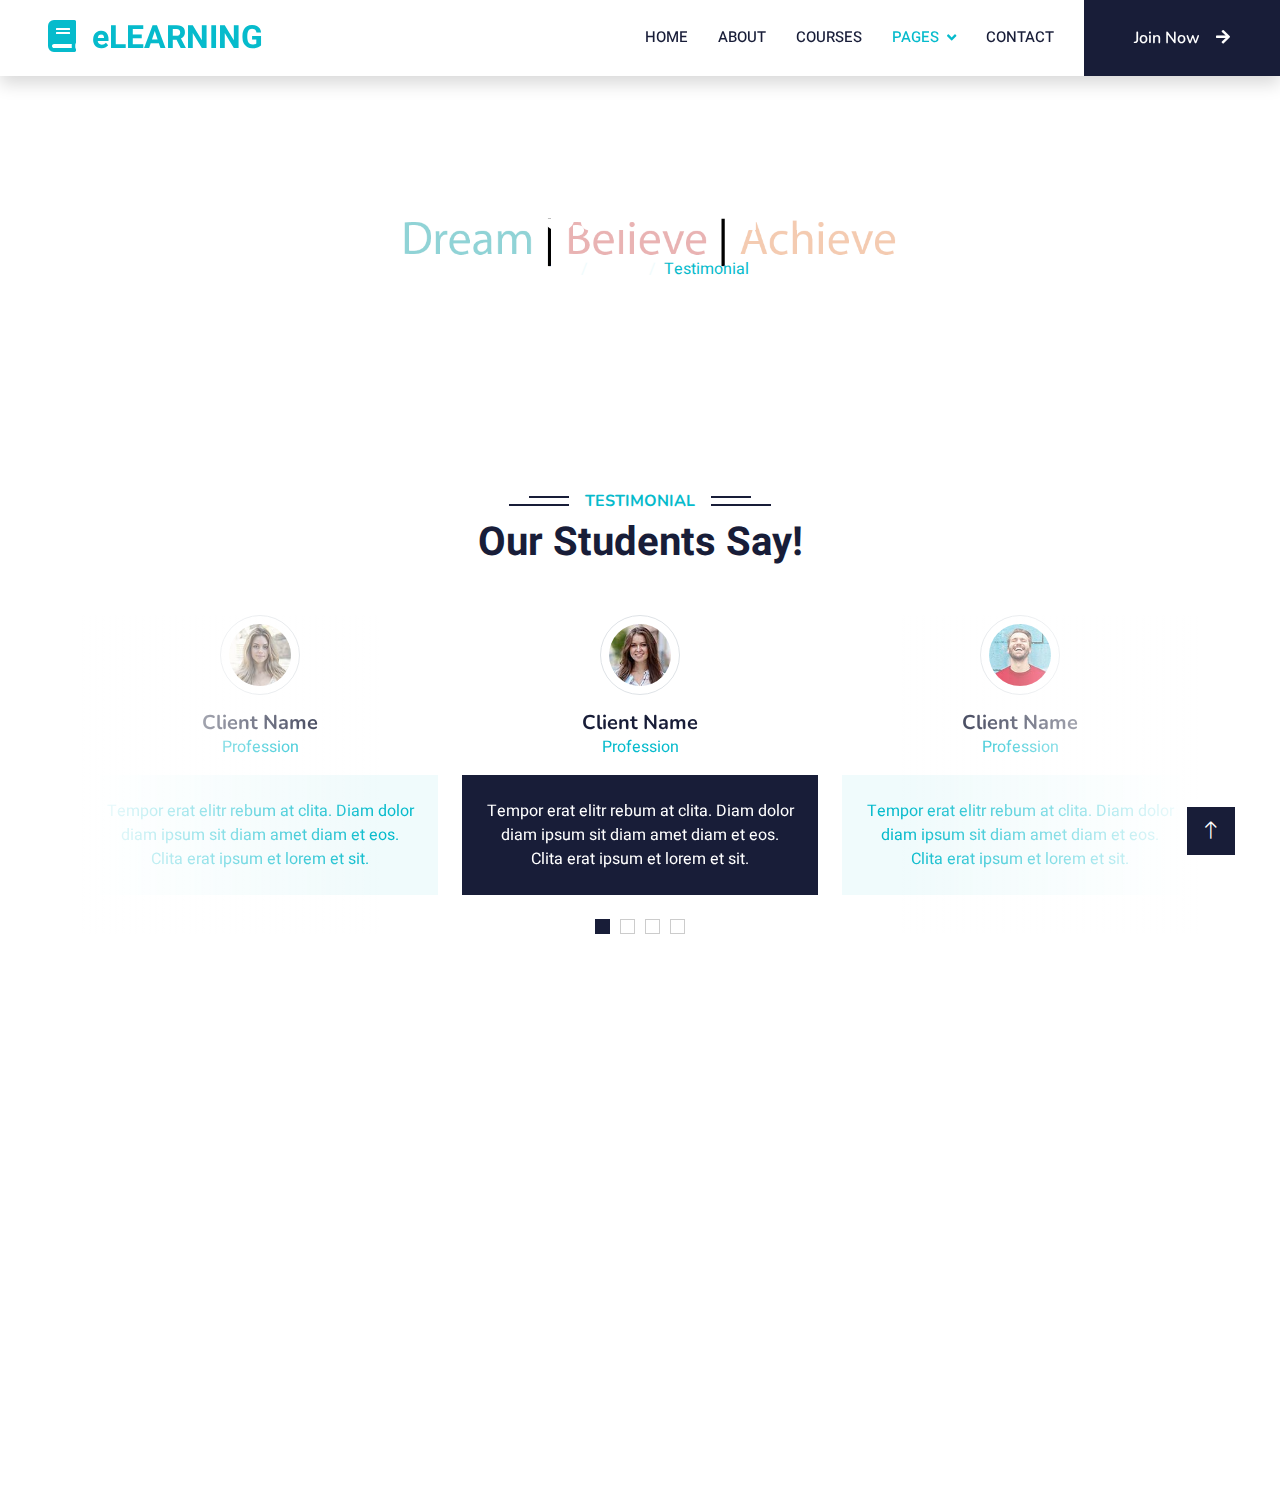
<file: testimonial.html>
<!DOCTYPE html>
<html lang="en">

<head>
    <meta charset="utf-8">
    <title>eLEARNING - eLearning HTML Template</title>
    <meta content="width=device-width, initial-scale=1.0" name="viewport">
    <meta content="" name="keywords">
    <meta content="" name="description">

    <!-- Favicon -->
    <link href="img/favicon.ico" rel="icon">

    <!-- Google Web Fonts -->
    <link rel="preconnect" href="https://fonts.googleapis.com">
    <link rel="preconnect" href="https://fonts.gstatic.com" crossorigin>
    <link href="https://fonts.googleapis.com/css2?family=Heebo:wght@400;500;600&family=Nunito:wght@600;700;800&display=swap" rel="stylesheet">

    <!-- Icon Font Stylesheet -->
    <link href="https://cdnjs.cloudflare.com/ajax/libs/font-awesome/5.10.0/css/all.min.css" rel="stylesheet">
    <link href="https://cdn.jsdelivr.net/npm/bootstrap-icons@1.4.1/font/bootstrap-icons.css" rel="stylesheet">

    <!-- Libraries Stylesheet -->
    <link href="lib/animate/animate.min.css" rel="stylesheet">
    <link href="lib/owlcarousel/assets/owl.carousel.min.css" rel="stylesheet">

    <!-- Customized Bootstrap Stylesheet -->
    <link href="css/bootstrap.min.css" rel="stylesheet">

    <!-- Template Stylesheet -->
    <link href="css/style.css" rel="stylesheet">
</head>

<body>
    <!-- Spinner Start -->
    <div id="spinner" class="show bg-white position-fixed translate-middle w-100 vh-100 top-50 start-50 d-flex align-items-center justify-content-center">
        <div class="spinner-border text-primary" style="width: 3rem; height: 3rem;" role="status">
            <span class="sr-only">Loading...</span>
        </div>
    </div>
    <!-- Spinner End -->


    <!-- Navbar Start -->
    <nav class="navbar navbar-expand-lg bg-white navbar-light shadow sticky-top p-0">
        <a href="index.html" class="navbar-brand d-flex align-items-center px-4 px-lg-5">
            <h2 class="m-0 text-primary"><i class="fa fa-book me-3"></i>eLEARNING</h2>
        </a>
        <button type="button" class="navbar-toggler me-4" data-bs-toggle="collapse" data-bs-target="#navbarCollapse">
            <span class="navbar-toggler-icon"></span>
        </button>
        <div class="collapse navbar-collapse" id="navbarCollapse">
            <div class="navbar-nav ms-auto p-4 p-lg-0">
                <a href="index.html" class="nav-item nav-link">Home</a>
                <a href="about.html" class="nav-item nav-link">About</a>
                <a href="courses.html" class="nav-item nav-link">Courses</a>
                <div class="nav-item dropdown">
                    <a href="#" class="nav-link dropdown-toggle active" data-bs-toggle="dropdown">Pages</a>
                    <div class="dropdown-menu fade-down m-0">
                        <a href="team.html" class="dropdown-item">Our Team</a>
                        <a href="testimonial.html" class="dropdown-item active">Testimonial</a>
                        <a href="404.html" class="dropdown-item">404 Page</a>
                    </div>
                </div>
                <a href="contact.html" class="nav-item nav-link">Contact</a>
            </div>
            <a href="" class="btn btn-primary py-4 px-lg-5 d-none d-lg-block">Join Now<i class="fa fa-arrow-right ms-3"></i></a>
        </div>
    </nav>
    <!-- Navbar End -->


    <!-- Header Start -->
    <div class="container-fluid bg-primary py-5 mb-5 page-header">
        <div class="container py-5">
            <div class="row justify-content-center">
                <div class="col-lg-10 text-center">
                    <h1 class="display-3 text-white animated slideInDown">Testimonial</h1>
                    <nav aria-label="breadcrumb">
                        <ol class="breadcrumb justify-content-center">
                            <li class="breadcrumb-item"><a class="text-white" href="#">Home</a></li>
                            <li class="breadcrumb-item"><a class="text-white" href="#">Pages</a></li>
                            <li class="breadcrumb-item text-white active" aria-current="page">Testimonial</li>
                        </ol>
                    </nav>
                </div>
            </div>
        </div>
    </div>
    <!-- Header End -->


    <!-- Testimonial Start -->
    <div class="container-xxl py-5 wow fadeInUp" data-wow-delay="0.1s">
        <div class="container">
            <div class="text-center">
                <h6 class="section-title bg-white text-center text-primary px-3">Testimonial</h6>
                <h1 class="mb-5">Our Students Say!</h1>
            </div>
            <div class="owl-carousel testimonial-carousel position-relative">
                <div class="testimonial-item text-center">
                    <img class="border rounded-circle p-2 mx-auto mb-3" src="img/testimonial-1.jpg" style="width: 80px; height: 80px;">
                    <h5 class="mb-0">Client Name</h5>
                    <p>Profession</p>
                    <div class="testimonial-text bg-light text-center p-4">
                    <p class="mb-0">Tempor erat elitr rebum at clita. Diam dolor diam ipsum sit diam amet diam et eos. Clita erat ipsum et lorem et sit.</p>
                    </div>
                </div>
                <div class="testimonial-item text-center">
                    <img class="border rounded-circle p-2 mx-auto mb-3" src="img/testimonial-2.jpg" style="width: 80px; height: 80px;">
                    <h5 class="mb-0">Client Name</h5>
                    <p>Profession</p>
                    <div class="testimonial-text bg-light text-center p-4">
                    <p class="mb-0">Tempor erat elitr rebum at clita. Diam dolor diam ipsum sit diam amet diam et eos. Clita erat ipsum et lorem et sit.</p>
                    </div>
                </div>
                <div class="testimonial-item text-center">
                    <img class="border rounded-circle p-2 mx-auto mb-3" src="img/testimonial-3.jpg" style="width: 80px; height: 80px;">
                    <h5 class="mb-0">Client Name</h5>
                    <p>Profession</p>
                    <div class="testimonial-text bg-light text-center p-4">
                    <p class="mb-0">Tempor erat elitr rebum at clita. Diam dolor diam ipsum sit diam amet diam et eos. Clita erat ipsum et lorem et sit.</p>
                    </div>
                </div>
                <div class="testimonial-item text-center">
                    <img class="border rounded-circle p-2 mx-auto mb-3" src="img/testimonial-4.jpg" style="width: 80px; height: 80px;">
                    <h5 class="mb-0">Client Name</h5>
                    <p>Profession</p>
                    <div class="testimonial-text bg-light text-center p-4">
                    <p class="mb-0">Tempor erat elitr rebum at clita. Diam dolor diam ipsum sit diam amet diam et eos. Clita erat ipsum et lorem et sit.</p>
                    </div>
                </div>
            </div>
        </div>
    </div>
    <!-- Testimonial End -->
        

    <!-- Footer Start -->
    <div class="container-fluid bg-dark text-light footer pt-5 mt-5 wow fadeIn" data-wow-delay="0.1s">
        <div class="container py-5">
            <div class="row g-5">
                <div class="col-lg-3 col-md-6">
                    <h4 class="text-white mb-3">Quick Link</h4>
                    <a class="btn btn-link" href="">About Us</a>
                    <a class="btn btn-link" href="">Contact Us</a>
                    <a class="btn btn-link" href="">Privacy Policy</a>
                    <a class="btn btn-link" href="">Terms & Condition</a>
                    <a class="btn btn-link" href="">FAQs & Help</a>
                </div>
                <div class="col-lg-3 col-md-6">
                    <h4 class="text-white mb-3">Contact</h4>
                    <p class="mb-2"><i class="fa fa-map-marker-alt me-3"></i>123 Street, New York, USA</p>
                    <p class="mb-2"><i class="fa fa-phone-alt me-3"></i>+012 345 67890</p>
                    <p class="mb-2"><i class="fa fa-envelope me-3"></i>info@example.com</p>
                    <div class="d-flex pt-2">
                        <a class="btn btn-outline-light btn-social" href=""><i class="fab fa-twitter"></i></a>
                        <a class="btn btn-outline-light btn-social" href=""><i class="fab fa-facebook-f"></i></a>
                        <a class="btn btn-outline-light btn-social" href=""><i class="fab fa-youtube"></i></a>
                        <a class="btn btn-outline-light btn-social" href=""><i class="fab fa-linkedin-in"></i></a>
                    </div>
                </div>
                <div class="col-lg-3 col-md-6">
                    <h4 class="text-white mb-3">Gallery</h4>
                    <div class="row g-2 pt-2">
                        <div class="col-4">
                            <img class="img-fluid bg-light p-1" src="img/course-1.jpg" alt="">
                        </div>
                        <div class="col-4">
                            <img class="img-fluid bg-light p-1" src="img/course-2.jpg" alt="">
                        </div>
                        <div class="col-4">
                            <img class="img-fluid bg-light p-1" src="img/course-3.jpg" alt="">
                        </div>
                        <div class="col-4">
                            <img class="img-fluid bg-light p-1" src="img/course-2.jpg" alt="">
                        </div>
                        <div class="col-4">
                            <img class="img-fluid bg-light p-1" src="img/course-3.jpg" alt="">
                        </div>
                        <div class="col-4">
                            <img class="img-fluid bg-light p-1" src="img/course-1.jpg" alt="">
                        </div>
                    </div>
                </div>
                <div class="col-lg-3 col-md-6">
                    <h4 class="text-white mb-3">Newsletter</h4>
                    <p>Dolor amet sit justo amet elitr clita ipsum elitr est.</p>
                    <div class="position-relative mx-auto" style="max-width: 400px;">
                        <input class="form-control border-0 w-100 py-3 ps-4 pe-5" type="text" placeholder="Your email">
                        <button type="button" class="btn btn-primary py-2 position-absolute top-0 end-0 mt-2 me-2">SignUp</button>
                    </div>
                </div>
            </div>
        </div>
        <div class="container">
            <div class="copyright">
                <div class="row">
                    <div class="col-md-6 text-center text-md-start mb-3 mb-md-0">
                        &copy; <a class="border-bottom" href="#">Your Site Name</a>, All Right Reserved.

                        <!--/*** This template is free as long as you keep the footer author’s credit link/attribution link/backlink. If you'd like to use the template without the footer author’s credit link/attribution link/backlink, you can purchase the Credit Removal License from "https://htmlcodex.com/credit-removal". Thank you for your support. ***/-->
                        Designed By <a class="border-bottom" href=""></a><br><br>
                        Distributed By <a class="border-bottom" href=""></a>
                    </div>
                    <div class="col-md-6 text-center text-md-end">
                        <div class="footer-menu">
                            <a href="">Home</a>
                            <a href="">Cookies</a>
                            <a href="">Help</a>
                            <a href="">FQAs</a>
                        </div>
                    </div>
                </div>
            </div>
        </div>
    </div>
    <!-- Footer End -->


    <!-- Back to Top -->
    <a href="#" class="btn btn-lg btn-primary btn-lg-square back-to-top"><i class="bi bi-arrow-up"></i></a>


    <!-- JavaScript Libraries -->
    <script src="https://code.jquery.com/jquery-3.4.1.min.js"></script>
    <script src="https://cdn.jsdelivr.net/npm/bootstrap@5.0.0/dist/js/bootstrap.bundle.min.js"></script>
    <script src="lib/wow/wow.min.js"></script>
    <script src="lib/easing/easing.min.js"></script>
    <script src="lib/waypoints/waypoints.min.js"></script>
    <script src="lib/owlcarousel/owl.carousel.min.js"></script>

    <!-- Template Javascript -->
    <script src="js/main.js"></script>
</body>

</html>
</file>
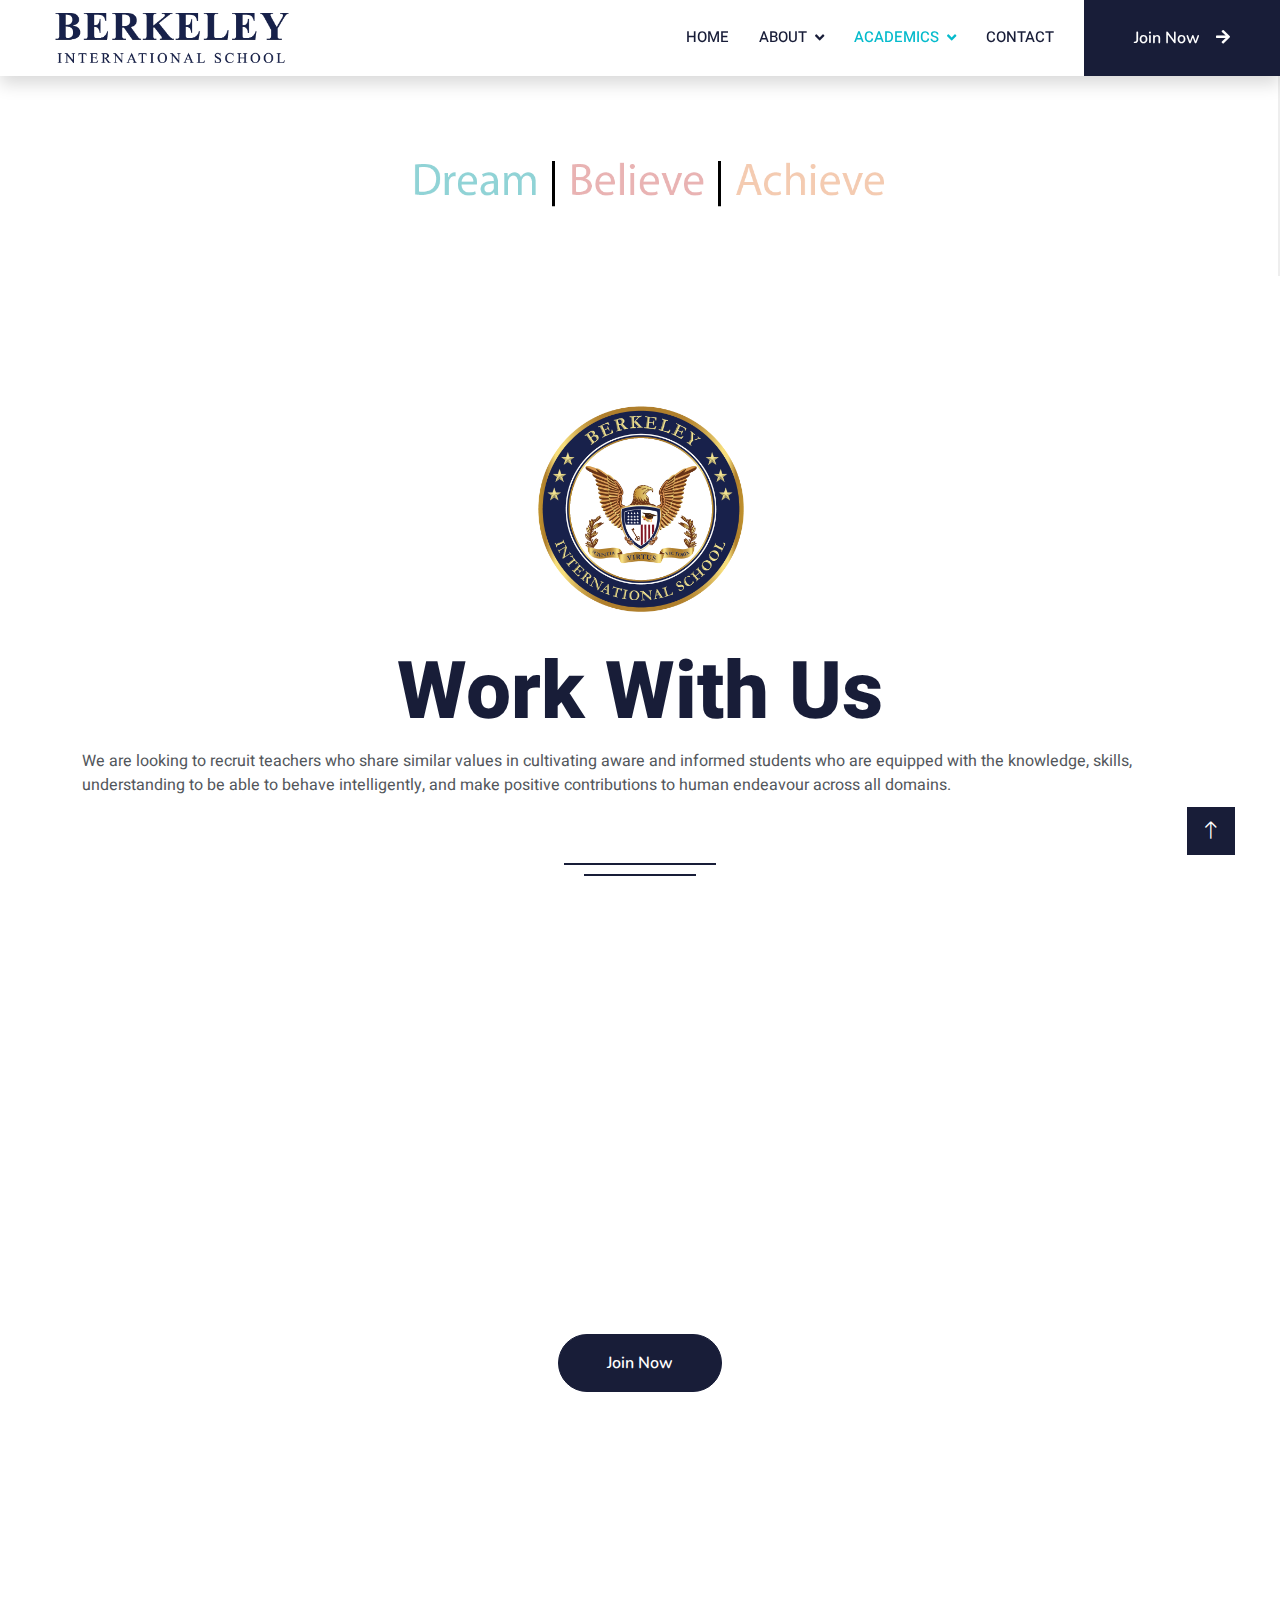
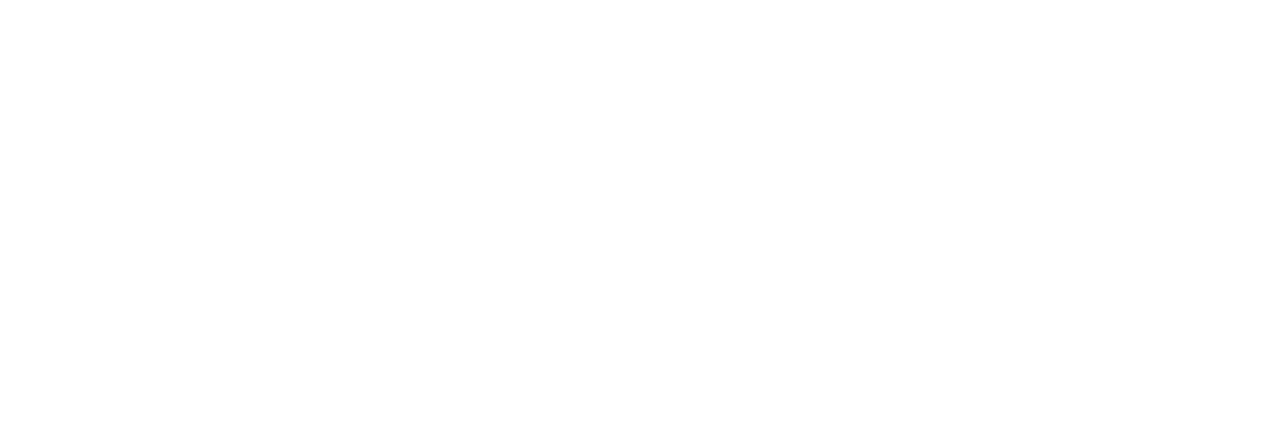
<file: work.html>
<!DOCTYPE html>
<html lang="en">

<head>
    <meta charset="utf-8">
    <title>BERKELEY - Work With Us</title>
    <meta content="width=device-width, initial-scale=1.0" name="viewport">
    <meta content="" name="keywords">
    <meta content="" name="description">

    <!-- Favicon -->
    <link href="img/favicon.ico" rel="icon">

    <!-- Google Web Fonts -->
    <link rel="preconnect" href="https://fonts.googleapis.com">
    <link rel="preconnect" href="https://fonts.gstatic.com" crossorigin>
    <link href="https://fonts.googleapis.com/css2?family=Heebo:wght@400;500;600&family=Nunito:wght@600;700;800&display=swap" rel="stylesheet">

    <!-- Icon Font Stylesheet -->
    <link href="https://cdnjs.cloudflare.com/ajax/libs/font-awesome/5.10.0/css/all.min.css" rel="stylesheet">
    <link href="https://cdn.jsdelivr.net/npm/bootstrap-icons@1.4.1/font/bootstrap-icons.css" rel="stylesheet">

    <!-- Libraries Stylesheet -->
    <link href="lib/animate/animate.min.css" rel="stylesheet">
    <link href="lib/owlcarousel/assets/owl.carousel.min.css" rel="stylesheet">

    <!-- Customized Bootstrap Stylesheet -->
    <link href="css/bootstrap.min.css" rel="stylesheet">

    <!-- Template Stylesheet -->
    <link href="css/style.css" rel="stylesheet">
</head>

<body>
    <!-- Spinner Start -->
    <div id="spinner" class="show bg-white position-fixed translate-middle w-100 vh-100 top-50 start-50 d-flex align-items-center justify-content-center">
        <div class="spinner-border text-primary" style="width: 3rem; height: 3rem;" role="status">
            <span class="sr-only">Loading...</span>
        </div>
    </div>
    <!-- Spinner End -->


        <!-- Navbar Start -->
        <nav class="navbar navbar-expand-lg bg-white navbar-light shadow sticky-top p-0">
            <a href="index.html" class="navbar-brand d-flex align-items-center px-4 px-lg-5">
                <img src="img/nav2.png" width="auto" height="50">
                <h2 class="m-0 text-primary"><!--i class="fa fa-book me-3"--> </h2> 
            </a>
            <button type="button" class="navbar-toggler me-4" data-bs-toggle="collapse" data-bs-target="#navbarCollapse">
                <span class="navbar-toggler-icon"></span>
            </button>
            <div class="collapse navbar-collapse" id="navbarCollapse">
                <div class="navbar-nav ms-auto p-4 p-lg-0">
                    <a href="index.html" class="nav-item nav-link">Home</a>
                    <div class="nav-item dropdown">
                        <a href="#" class="nav-link dropdown-toggle" data-bs-toggle="dropdown">About</a>
                        <div class="dropdown-menu fade-down m-0">
                            <a href="about.html" class="dropdown-item">About Us</a>
                            <a href="gallery.html" class="dropdown-item">Gallery / Activities</a>
                            <a href="work.html" class="dropdown-item">Work with us</a>
                        </div>
                    </div>
                    <div class="nav-item dropdown">
                        <a href="#" class="nav-link dropdown-toggle active" data-bs-toggle="dropdown">Academics</a>
                        <div class="dropdown-menu fade-down m-0">
                            <a href="early.html" class="dropdown-item">Early Years</a>
                            <a href="primary.html" class="dropdown-item">Primary school</a>
                            <a href="secondary.html" class="dropdown-item ">Secondary School</a>
                            <a href="calendar.html" class="dropdown-item">Calendar</a>
                            <a href="admissions.html" class="dropdown-item active">Admissions</a>
                        </div>
                    </div>
                    
                    <a href="contact.html" class="nav-item nav-link">Contact</a>
                </div>
                <a href="contact.html" class="btn btn-primary py-4 px-lg-5 d-none d-lg-block">Join Now<i class="fa fa-arrow-right ms-3"></i></a>
            </div>
        </nav>
        <!-- Navbar End -->


    <!-- Header Start -->
    <div class="container-fluid bg-primary py-5 mb-5 page-header">
        <div class="container py-5">
            <div class="row justify-content-center">
                <div class="col-lg-10 text-center">
                    <h1 class="display-3 text-white animated slideInDown"></h1>
                    <nav aria-label="breadcrumb">
                        
                    </nav>
                </div>
            </div>
        </div>
    </div>
    <!-- Header End -->


    <!--Work Start -->
    <div class="container-xxl py-5 wow fadeInUp" data-wow-delay="0.1s">
        <div class="container text-center">
            <div class="row justify-content-center">
                <div class="col-lg-6">
                    <img src="img/logo.png" class="img-fluid" style="width: 50%;" alt="Image">
                    <h1 class="display-1">Work With Us</h1> 
                </div>
                
                <p style="text-align: left;">
                    We are looking to recruit teachers who share similar values in cultivating aware and informed students who are equipped with the knowledge, skills, understanding to be able to behave intelligently, and make positive contributions to human endeavour across all domains.
                
                </p>


    <!--  Jobs Start -->
    <div class="container-xxl py-5">
        <div class="container">
            <div class="text-center wow fadeInUp" data-wow-delay="0.1s">
                <h6 class="section-title bg-white text-center text-primary px-3"></h6>
                <h1 class="mb-5"></h1>
            </div>
            <div class="row g-4 justify-content-center">
                <!--Card Job Start-->
                <div class="col-lg-4 col-md-6 wow fadeInUp" data-wow-delay="0.1s">
                    <div class="course-item bg-light">
                        <div class="position-relative overflow-hidden">
                            
                            <div class="w-100 d-flex justify-content-center position-absolute bottom-0 start-0 mb-4">
                                <a href="#" class="flex-shrink-0 btn btn-sm btn-primary px-3 border-end" style="border-radius: 30px 0 0 30px;">Read More</a>
                                <a href="#" class="flex-shrink-0 btn btn-sm btn-primary px-3" style="border-radius: 0 30px 30px 0;">Join Now</a>
                            </div>
                        </div>
                        <div class="text-center p-4 pb-0">
                            <h3 class="mb-0">Music Teacher</h3>
                            <h5 class="mb-4">Primary and Secondary School</h5>
                            <ul style="list-style-type: none; text-align: left;">
                                <li>Start Date: Inmediately</li>
                                <li>Aplications Close: 30 January 2024</li>
                                <li>Min Qualification: Graduate Certificate</li>
                                <li>Min. Experiece: 1 year</li>

                            </ul>
                            <p>Send your CV and Cover Letter to: <a href="mailto:info@bischool.edu.kh">info@bischool.edu.kh</a></p>
                            
                        </div>
                        <div class="d-flex border-top">
                            <small class="flex-fill text-center border-end py-2"><i class="fa fa-graduation-cap text-primary me-2"></i></small>
                            
                        </div>
                    </div>
                </div>
                <!--Card Job End-->
                <!--Card Job Start-->
                <div class="col-lg-4 col-md-6 wow fadeInUp" data-wow-delay="0.1s">
                    <div class="course-item bg-light">
                        <div class="position-relative overflow-hidden">
                            
                            <div class="w-100 d-flex justify-content-center position-absolute bottom-0 start-0 mb-4">
                                <a href="#" class="flex-shrink-0 btn btn-sm btn-primary px-3 border-end" style="border-radius: 30px 0 0 30px;">Read More</a>
                                <a href="#" class="flex-shrink-0 btn btn-sm btn-primary px-3" style="border-radius: 0 30px 30px 0;">Join Now</a>
                            </div>
                        </div>
                        <div class="text-center p-4 pb-0">
                            <h3 class="mb-0">Khmer Primary Teachers</h3>
                            <h5 class="mb-4">3 Posts</h5>
                            <ul style="list-style-type: none; text-align: left;">
                                <li>12 months contract </li>
                                <li>2 weeks winter break </li>
                                <li> Working hours: 1:00-5:00 PM </li>

                            </ul>
                            <p>Send your CV and Cover Letter to: <a href="mailto:sophy.keo@bischool.edu.kh">sophy.keo@bischool.edu.kh </a> or by telegram to 088-8988-188</p>
                            
                        </div>
                        <div class="d-flex border-top">
                            <small class="flex-fill text-center border-end py-2"><i class="fa fa-graduation-cap text-primary me-2"></i></small>
                            
                        </div>
                    </div>
                </div>
                <!--Card Job End-->


                
                


                
            </div>
        </div>
    </div>
    <!-- Courses End -->
                

            </div>
            <a class="btn btn-primary rounded-pill py-3 px-5"  href="contact.html">Join Now</a>
        </div>
    </div>
    <!-- 404 End -->
        

<!-- Footer Start -->
<div class="container-fluid bg-dark text-light footer pt-5 mt-5 wow fadeIn" data-wow-delay="0.1s">
    <div class="container py-5">
        <div class="row g-5">
            <div class="col-lg-3 col-md-6">
                <h4 class="text-white fw-bold d-block">BERKELEY International School</h4>
                <p>
                    Berkeley Internatinal School (BIS) is a culturally diverse school with campuses in Phsar Kandal and Toul Kork areas. BIS strives to offer a world-class education at an affordable cost.
                </p>
            </div>
            <div class="col-lg-3 col-md-6">
                <h4 class="text-white mb-3">Quick Link</h4>
                <a class="btn btn-link" href="about.html">About Us</a>
                <a class="btn btn-link" href="gallery.html">Gallery</a>
                <a class="btn btn-link" href="work.html">Work With US</a>
                <a class="btn btn-link" href="early.html">Early Years</a>
                <a class="btn btn-link" href="primary.html">Cambridge Primary</a>
                <a class="btn btn-link" href="secondary.html">Cambridge Secondary</a>
                <a class="btn btn-link" href="eca.html">ECAs</a>
                <a class="btn btn-link" href="calendar.html">Calendar</a>
                <a class="btn btn-link" href="admissions.html">Admissions</a>
                <a class="btn btn-link" href="contact.html">Contact Us</a>
                
            </div>
            <div class="col-lg-3 col-md-6">
                <h4 class="text-white mb-3">Follow Us</h4>
                <a class="btn btn-link" href="https://www.facebook.com/BerkeleyInternationalSchool" target="_blank">On Facebook</a>
                <a class="btn btn-link" href="https://www.instagram.com/berkeley_international_school/" target="_blank">On Instagram</a>
               
            </div>
            <div class="col-lg-3 col-md-6">
                <h4 class="text-white mb-3">Contact</h4>
                <p class="mb-2"><i class="fa fa-map-marker-alt me-3"></i>Phsar Kandal Campus: #169, St. 136, Phsar Kandal II, Daun Penh, Phnom Penh</p>
                <p class="mb-2"><i class="fa fa-map-marker-alt me-3"></i>Toul Kork Campus: #22A, St. 273, Beoung Kak I, Toul Kork, Phnom Penh</p>
                <p class="mb-2"><i class="fa fa-phone-alt me-3"></i>12 900 242 / 12 872 630</p>
                <p class="mb-2"><i class="fa fa-envelope me-3"></i>info@bischool.edu.kh</p>
               
            </div>
           
        </div>
    </div>
    <div class="container">
        <div class="copyright">
            <div class="row">
                <div class="col-md-6 text-center text-md-start mb-3 mb-md-0">
                    &copy; <a class="border-bottom" href="#">BISchool</a>, All Right Reserved.

                    
                    Designed By <a class="border-bottom" href="https://martinislas.github.io/martinislas/" target="_blank">Martin Islas</a>
                </div>
            </div>
        </div>
    </div>
</div>
<!-- Footer End -->


    <!-- Back to Top -->
    <a href="#" class="btn btn-lg btn-primary btn-lg-square back-to-top"><i class="bi bi-arrow-up"></i></a>


    <!-- JavaScript Libraries -->
    <script src="https://code.jquery.com/jquery-3.4.1.min.js"></script>
    <script src="https://cdn.jsdelivr.net/npm/bootstrap@5.0.0/dist/js/bootstrap.bundle.min.js"></script>
    <script src="lib/wow/wow.min.js"></script>
    <script src="lib/easing/easing.min.js"></script>
    <script src="lib/waypoints/waypoints.min.js"></script>
    <script src="lib/owlcarousel/owl.carousel.min.js"></script>

    <!-- Template Javascript -->
    <script src="js/main.js"></script>
</body>

</html>
</file>
<file: css/style.css>
h1, h2, h3, h4 {
    font-family: 'Heebo', sans-serif;
}

/********** Template CSS **********/
:root {
    --primary: #181d38;
    --secondary: #06BBCC;
    --light: #F0FBFC;
    --dark: #181d38;
}

.active{
    color: #06BBCC !important;
}

.fw-medium {
    font-weight: 600 !important;
}

.fw-semi-bold {
    font-weight: 700 !important;
}

.back-to-top {
    position: fixed;
    display: none;
    right: 45px;
    bottom: 45px;
    z-index: 99;
}


/*** Spinner ***/
#spinner {
    opacity: 0;
    visibility: hidden;
    transition: opacity .5s ease-out, visibility 0s linear .5s;
    z-index: 99999;
}

#spinner.show {
    transition: opacity .5s ease-out, visibility 0s linear 0s;
    visibility: visible;
    opacity: 1;
}

.navbar .btn-primary{
    height: 100% !important;
    border: solid 2px #181d38;
}

.navbar .btn-primary:hover	{
    height: 100% !important;
    border: solid 2px #06BBCC !important;
}

.btn-primary {
    background-color: #181d38;
    border-color: #181d38;
}
/*** Button ***/
.btn {
    font-family: 'Nunito', sans-serif;
    font-weight: 600;
    transition: .5s;

}

.btn.btn-primary,
.btn.btn-secondary {
    color: #FFFFFF;
}

.btn-square {
    width: 38px;
    height: 38px;
}

.btn-sm-square {
    width: 32px;
    height: 32px;
}

.btn-lg-square {
    width: 48px;
    height: 48px;
}

.btn-square,
.btn-sm-square,
.btn-lg-square {
    padding: 0;
    display: flex;
    align-items: center;
    justify-content: center;
    font-weight: normal;
    border-radius: 0px;
}


/*** Navbar ***/


.navbar-light .navbar-toggler {
    border: none;
}
.navbar-toggler:focus{
    box-shadow: none;
}



.navbar .dropdown-toggle::after {
    border: none;
    content: "\f107";
    font-family: "Font Awesome 5 Free";
    font-weight: 900;
    vertical-align: middle;
    margin-left: 8px;
}

.navbar-light .navbar-nav .nav-link {
    margin-right: 30px;
    padding: 25px 0;
    color: #FFFFFF;
    font-size: 15px;
    text-transform: uppercase;
    outline: none;
}

.navbar-light .navbar-nav .nav-link:hover,
.navbar-light .navbar-nav .nav-link.active {
    color: var(--primary);
}

@media (max-width: 991.98px) {
    .navbar-light .navbar-nav .nav-link  {
        margin-right: 0;
        padding: 10px 0;
    }

    .navbar-light .navbar-nav {
        border-top: 1px solid #EEEEEE;
    }

    .navbar-brand {
        width: 30%;
    }
}

.navbar-light .navbar-brand,
.navbar-light a.btn {
    height: 75px;
}

.navbar-light .navbar-nav .nav-link {
    color: var(--dark);
    font-weight: 500;
}

.navbar-light.sticky-top {
    top: -100px;
    transition: .5s;
}

@media (min-width: 992px) {
    .navbar .nav-item .dropdown-menu {
        display: block;
        margin-top: 0;
        opacity: 0;
        visibility: hidden;
        transition: .5s;
    }

    .navbar .dropdown-menu.fade-down {
        top: 100%;
        transform: rotateX(-75deg);
        transform-origin: 0% 0%;
    }

    .navbar .nav-item:hover .dropdown-menu {
        top: 100%;
        transform: rotateX(0deg);
        visibility: visible;
        transition: .5s;
        opacity: 1;
    }
}


/*** Header carousel ***/
@media (max-width: 768px) {
    .header-carousel .owl-carousel-item {
        position: relative;
        min-height: 500px;
    }
    
    .header-carousel .owl-carousel-item img {
        position: absolute;
        width: 100%;
        height: 100%;
        object-fit: cover;
    }
}

.header-carousel .owl-nav {
    position: absolute;
    top: 50%;
    right: 8%;
    transform: translateY(-50%);
    display: flex;
    flex-direction: column;
}

.header-carousel .owl-nav .owl-prev,
.header-carousel .owl-nav .owl-next {
    margin: 7px 0;
    width: 45px;
    height: 45px;
    display: flex;
    align-items: center;
    justify-content: center;
    color: #FFFFFF;
    background: transparent;
    border: 1px solid #FFFFFF;
    font-size: 22px;
    transition: .5s;
}

.header-carousel .owl-nav .owl-prev:hover,
.header-carousel .owl-nav .owl-next:hover {
    background: var(--primary);
    border-color: var(--primary);
}


.page-header {
    /**background: linear-gradient(rgba(24, 29, 56, .7), rgba(24, 29, 56, .7)), url(../img/carousel-1.png);**/
    /**background: url(../img/carousel-2.png);**/
    background: url(../img/banner.png);
    background-position: center center;
    background-color: #EEEEEE !important;
    background-repeat: no-repeat;
    background-size: cover;
}

.page-header-inner {
    background: rgba(15, 23, 43, .7);
}

.breadcrumb-item + .breadcrumb-item::before {
    color: var(--light);
}


/*** Section Title ***/
.section-title {
    position: relative;
    display: inline-block;
    text-transform: uppercase;
}

.section-title::before {
    position: absolute;
    content: "";
    width: calc(100% + 80px);
    height: 2px;
    top: 4px;
    left: -40px;
    background: var(--primary);
    z-index: -1;
}

.section-title::after {
    position: absolute;
    content: "";
    width: calc(100% + 120px);
    height: 2px;
    bottom: 5px;
    left: -60px;
    background: var(--primary);
    z-index: -1;
}

.section-title.text-start::before {
    width: calc(100% + 40px);
    left: 0;
}

.section-title.text-start::after {
    width: calc(100% + 60px);
    left: 0;
}


/*** Service ***/
.service-item {
    background: var(--light);
    transition: .5s;
}

.service-item:hover {
    margin-top: -10px;
    background: var(--primary);
}

.service-item * {
    transition: .5s;
}

.service-item:hover * {
    color: var(--light) !important;
}


/*** Categories & Courses ***/
.category img,
.course-item img {
    transition: .5s;
}

.category a:hover img,
.course-item:hover img {
    transform: scale(1.1);
}


/*** Team ***/
.team-item img {
    transition: .5s;
}

.team-item:hover img {
    transform: scale(1.1);
}


/*** Testimonial ***/
.testimonial-carousel::before {
    position: absolute;
    content: "";
    top: 0;
    left: 0;
    height: 100%;
    width: 0;
    background: linear-gradient(to right, rgba(255, 255, 255, 1) 0%, rgba(255, 255, 255, 0) 100%);
    z-index: 1;
}

.testimonial-carousel::after {
    position: absolute;
    content: "";
    top: 0;
    right: 0;
    height: 100%;
    width: 0;
    background: linear-gradient(to left, rgba(255, 255, 255, 1) 0%, rgba(255, 255, 255, 0) 100%);
    z-index: 1;
}

@media (min-width: 768px) {
    .testimonial-carousel::before,
    .testimonial-carousel::after {
        width: 200px;
    }
}

@media (min-width: 992px) {
    .testimonial-carousel::before,
    .testimonial-carousel::after {
        width: 300px;
    }
}

.testimonial-carousel .owl-item .testimonial-text,
.testimonial-carousel .owl-item.center .testimonial-text * {
    transition: .5s;
}

.testimonial-carousel .owl-item.center .testimonial-text {
    background: var(--primary) !important;
}

.testimonial-carousel .owl-item.center .testimonial-text * {
    color: #FFFFFF !important;
}

.testimonial-carousel .owl-dots {
    margin-top: 24px;
    display: flex;
    align-items: flex-end;
    justify-content: center;
}

.testimonial-carousel .owl-dot {
    position: relative;
    display: inline-block;
    margin: 0 5px;
    width: 15px;
    height: 15px;
    border: 1px solid #CCCCCC;
    transition: .5s;
}

.testimonial-carousel .owl-dot.active {
    background: var(--primary);
    border-color: var(--primary);
}


/*** Footer ***/
.footer .btn.btn-social {
    margin-right: 5px;
    width: 35px;
    height: 35px;
    display: flex;
    align-items: center;
    justify-content: center;
    color: var(--light);
    font-weight: normal;
    border: 1px solid #FFFFFF;
    border-radius: 35px;
    transition: .3s;
}

.footer .btn.btn-social:hover {
    color: var(--primary);
}

.footer .btn.btn-link {
    display: block;
    margin-bottom: 5px;
    padding: 0;
    text-align: left;
    color: #FFFFFF;
    font-size: 15px;
    font-weight: normal;
    text-transform: capitalize;
    transition: .3s;
}

.footer .btn.btn-link::before {
    position: relative;
    content: "\f105";
    font-family: "Font Awesome 5 Free";
    font-weight: 900;
    margin-right: 10px;
}

.footer .btn.btn-link:hover {
    letter-spacing: 1px;
    box-shadow: none;
}

.footer .copyright {
    padding: 25px 0;
    font-size: 15px;
    border-top: 1px solid rgba(256, 256, 256, .1);
}

.footer .copyright a {
    color: var(--light);
}

.footer .footer-menu a {
    margin-right: 15px;
    padding-right: 15px;
    border-right: 1px solid rgba(255, 255, 255, .1);
}

.footer .footer-menu a:last-child {
    margin-right: 0;
    padding-right: 0;
    border-right: none;
}

.text-uppercase{
    font-family: 'Times New Roman', Times, serif;
}

.icons{
    color: #181d38 !important;
}

.service :hover{
    background-color: #181d38 !important;
}

.materias {
    justify-content: center;
}

.subject {
    padding: 10px;
    border-radius: 10px;
    margin: 5px;
    background-color: #181d38;
    align-items: center;
    justify-content: center;
    
}

.subject h5{
    color: #06BBCC;

}

.imagen-mat {
    max-width: 600px;
    margin-bottom: 80px;
}
@media (max-width: 992px) {
    .imagen-mat {
        max-width: 90%;
    }
}

.size {
    height: 250px;
}


.tag {
    position: absolute;
    top: 10px;
    right: 10px;
    width: auto;
    height: auto;
    padding: 0.5em 1.5em;
    background-color: white;
    border: none;
    text-align: center;
    line-height: 30px;
}

@media screen and (max-width: 768px) {
    .col-md-4 {
       margin-bottom: 1em;
    }
    
}

.accordion-button:not(.collapsed) {
    color: #CCCCCC;
    background-color: #181d38;
    box-shadow: inset 0 -1px 0 rgba(0,0,0,0.125);
}

ul {
    list-style-type: none;
}
</file>
